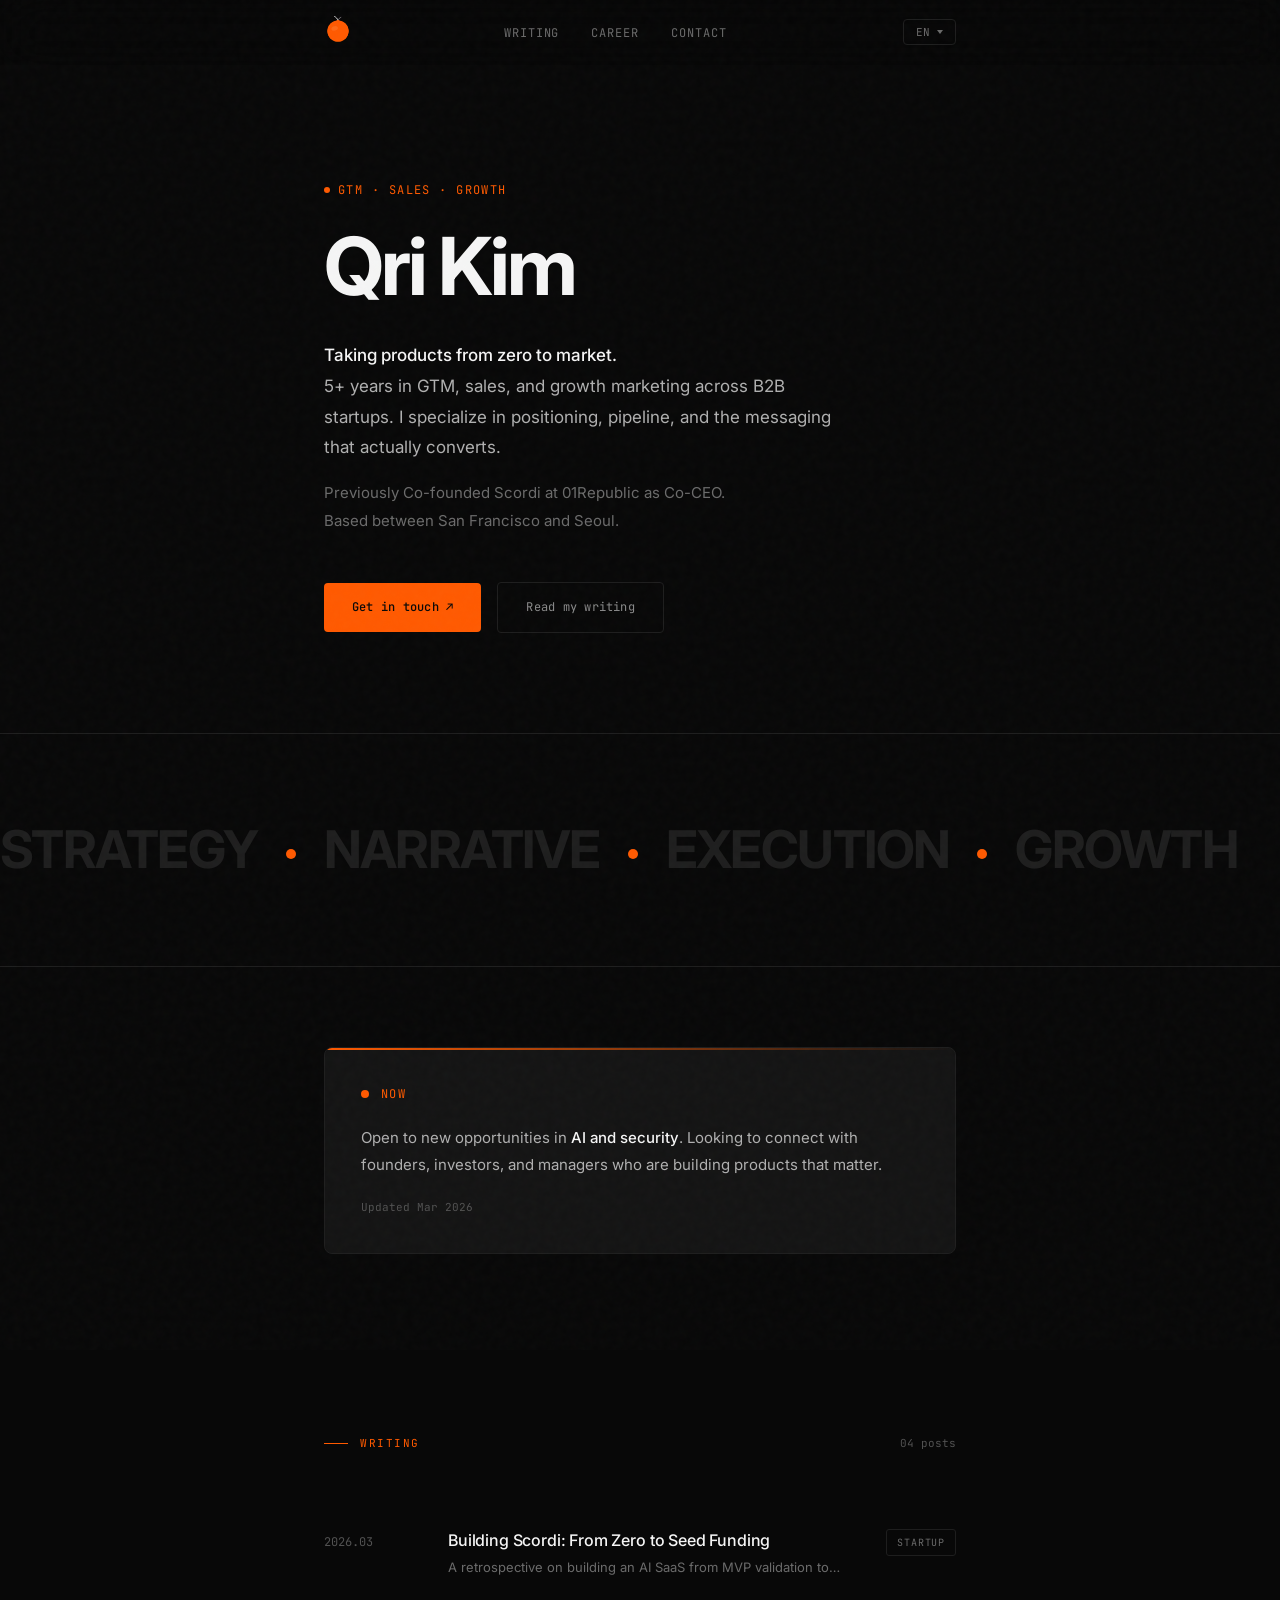
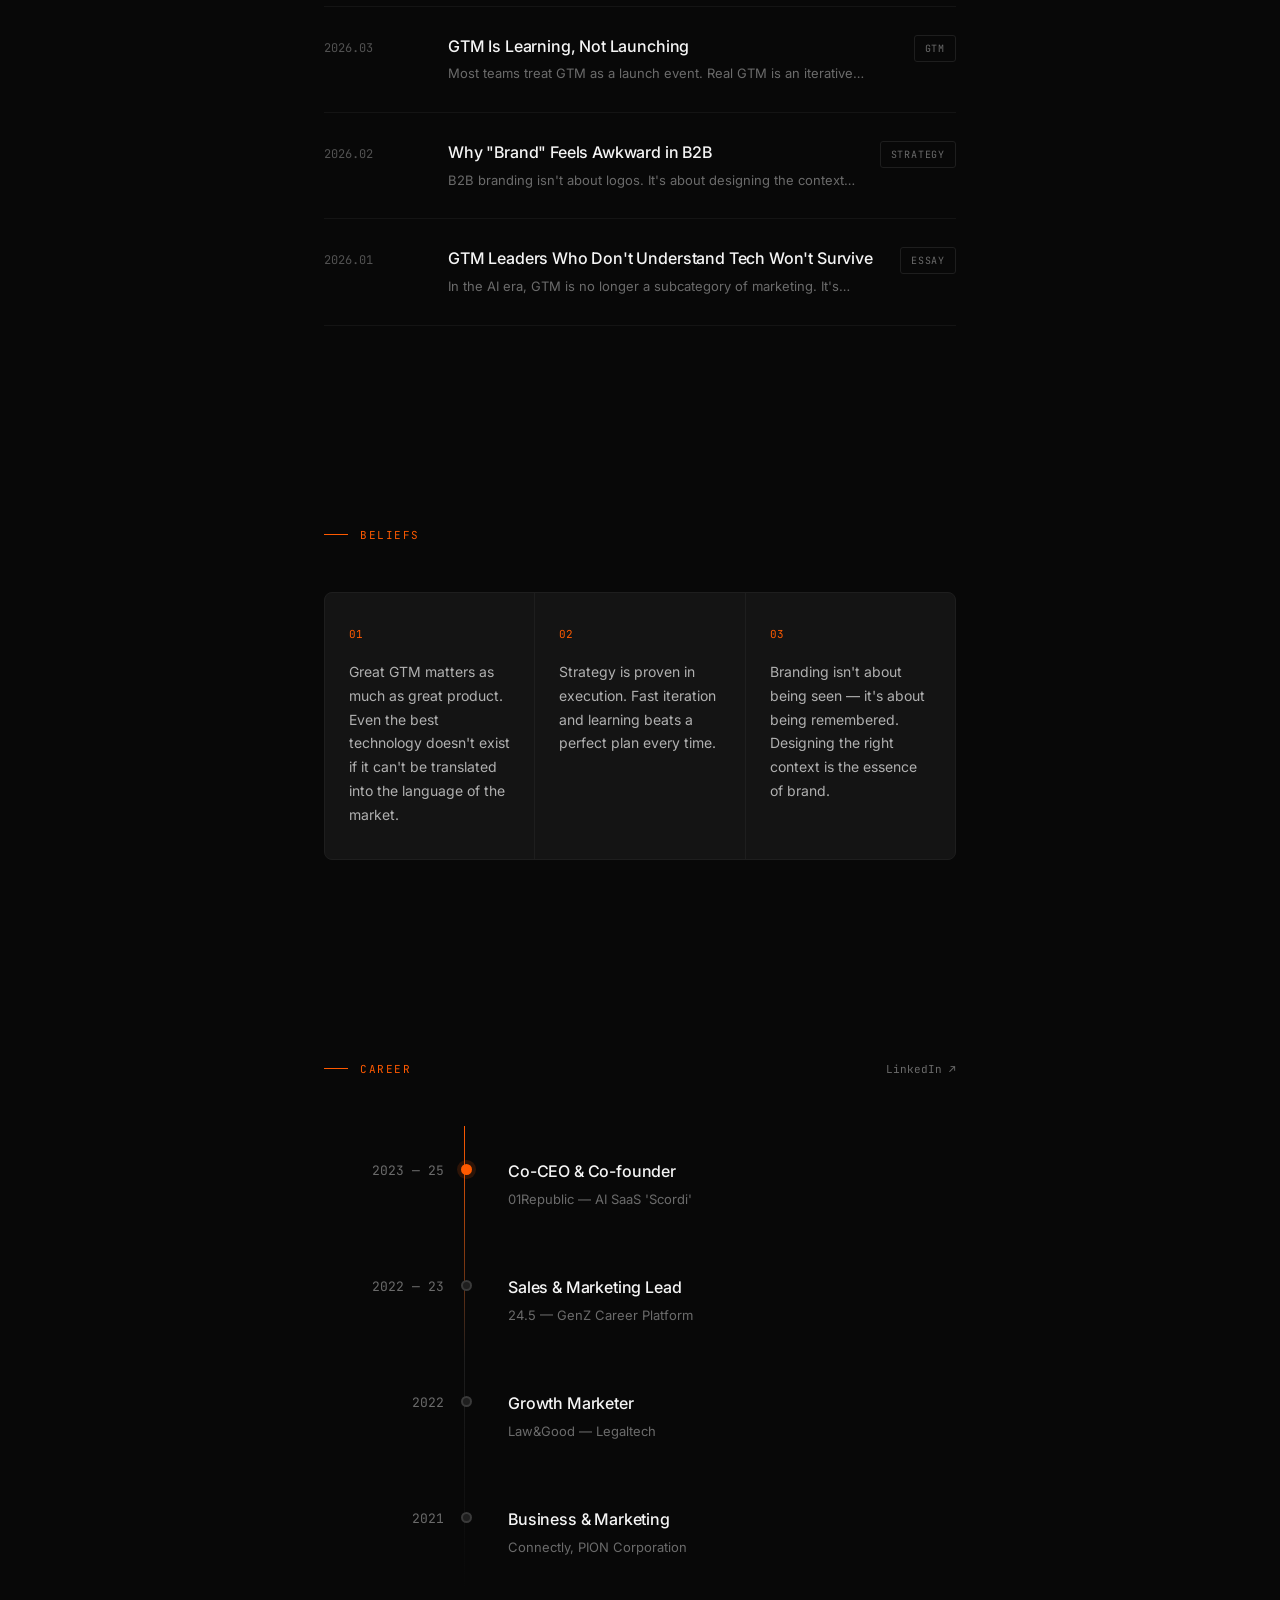
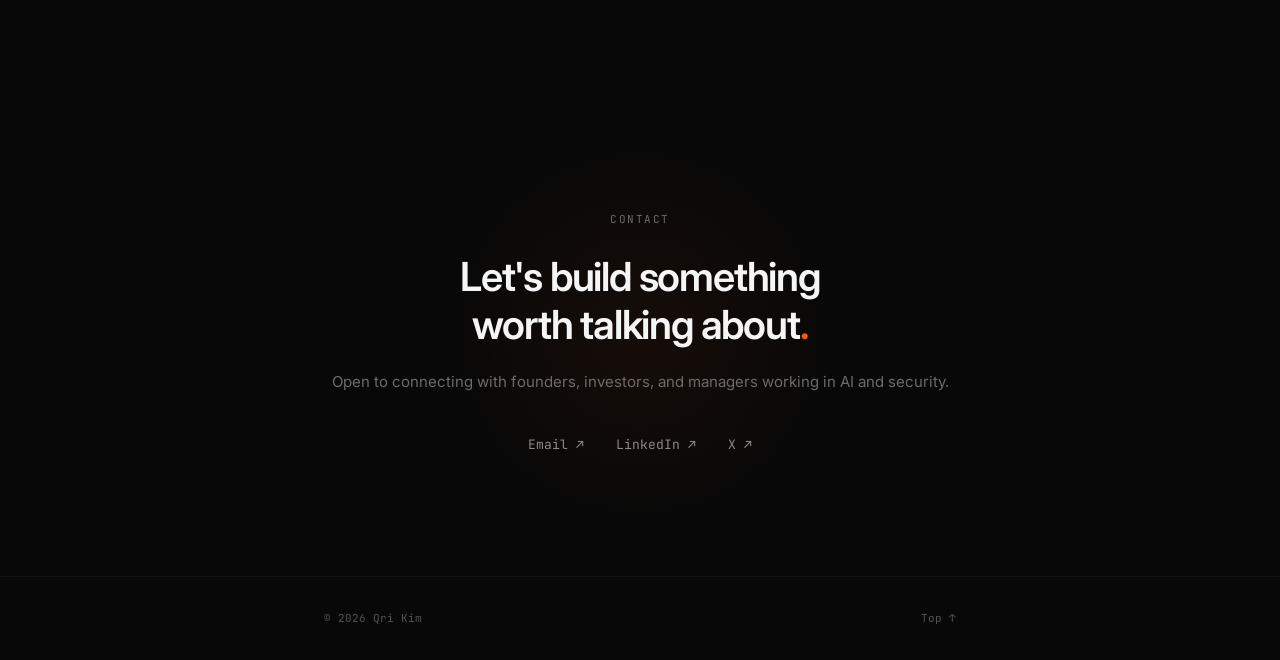
<file: index.html>
<!DOCTYPE html>
<html lang="en">
<head>
  <meta charset="UTF-8">
  <meta name="viewport" content="width=device-width, initial-scale=1.0">
  <title>Qri Kim — GTM, Sales & Growth</title>
  <meta name="description" content="Qri Kim — 5+ years in GTM, sales, and growth marketing across B2B startups. Based between San Francisco and Seoul.">

  <meta property="og:type" content="website">
  <meta property="og:title" content="Qri Kim — GTM, Sales & Growth">
  <meta property="og:description" content="Taking products from zero to market. Positioning, pipeline, and the messaging that actually converts.">
  <meta property="og:url" content="https://qrikim.com">
  <meta property="og:site_name" content="Qri Kim">

  <meta name="twitter:card" content="summary_large_image">
  <meta name="twitter:site" content="@gyurinsight">
  <meta name="twitter:title" content="Qri Kim — GTM, Sales & Growth">
  <meta name="twitter:description" content="Taking products from zero to market.">

  <link rel="canonical" href="https://qrikim.com">

  <script type="application/ld+json">
  {
    "@context": "https://schema.org",
    "@type": "Person",
    "name": "Qri Kim",
    "alternateName": "Gyuri Kim",
    "url": "https://qrikim.com",
    "jobTitle": "Head of GTM",
    "description": "5+ years in GTM, sales, and growth marketing across B2B startups.",
    "sameAs": [
      "https://www.linkedin.com/in/qri-gyuri-kim/",
      "https://x.com/gyurinsight"
    ],
    "knowsAbout": ["GTM", "Sales", "Growth Marketing", "B2B SaaS", "AI"]
  }
  </script>
  <link rel="preconnect" href="https://fonts.googleapis.com">
  <link rel="preconnect" href="https://fonts.gstatic.com" crossorigin>
  <link href="https://fonts.googleapis.com/css2?family=Inter:wght@300;400;500;600;700&family=JetBrains+Mono:wght@400;500&display=swap" rel="stylesheet">
  <link rel="stylesheet" href="style.css">
</head>
<body>

  <div class="scroll-progress" id="scrollProgress"></div>
  <div class="grain"></div>

  <nav id="nav">
    <div class="container">
      <a href="./" class="nav-logo" aria-label="Home">
        <svg width="28" height="28" viewBox="0 0 100 100" fill="none" xmlns="http://www.w3.org/2000/svg"><circle cx="50" cy="54" r="38" fill="#FF5A00"/><ellipse cx="50" cy="54" rx="38" ry="36" fill="#FF5A00"/><ellipse cx="38" cy="44" rx="12" ry="8" fill="#FF7A2E" opacity="0.5" transform="rotate(-15 38 44)"/><path d="M50 16 C48 8, 42 4, 38 2" stroke="#f5f5f5" stroke-width="3" stroke-linecap="round" fill="none"/><path d="M50 16 C52 10, 56 6, 60 5" stroke="#f5f5f5" stroke-width="2.5" stroke-linecap="round" fill="none" opacity="0.6"/><ellipse cx="50" cy="18" rx="6" ry="4" fill="#FF5A00"/></svg>
      </a>
      <ul class="nav-links">
        <li><a href="writing.html">Writing</a></li>
        <li><a href="career.html">Career</a></li>
        <li><a href="contact.html">Contact</a></li>
      </ul>
      <div class="lang-selector">
        <button class="lang-current">EN </button>
        <div class="lang-dropdown">
          <button class="lang-option active" data-lang="en">EN<span class="lang-name">English</span></button>
          <button class="lang-option" data-lang="ko">KO<span class="lang-name">한국어</span></button>
          <button class="lang-option" data-lang="ja">JA<span class="lang-name">日本語</span></button>
          <button class="lang-option" data-lang="zh">ZH<span class="lang-name">中文</span></button>
        </div>
      </div>
      <button class="nav-mobile-toggle" id="mobileToggle" aria-label="Menu">
        <span></span><span></span>
      </button>
    </div>
  </nav>

  <div class="mobile-menu" id="mobileMenu">
    <ul>
      <li><a href="writing.html">Writing</a></li>
      <li><a href="career.html">Career</a></li>
      <li><a href="contact.html">Contact</a></li>
    </ul>
  </div>

  <!-- Hero -->
  <section class="hero">
    <div class="container">
      <div class="reveal">
        <span class="hero-label"><span class="status-dot"></span>GTM &middot; Sales &middot; Growth</span>
        <h1 class="hero-name">Qri Kim</h1>
      </div>
      <p class="hero-bio-en reveal reveal-delay-1">
        <span class="en"><strong>Taking products from zero to market.</strong><br>5+ years in GTM, sales, and growth marketing across B2B startups. I specialize in positioning, pipeline, and the messaging that actually converts.</span>
        <span class="ko"><strong>제품을 시장에 안착시키는 일을 합니다.</strong><br>B2B 스타트업에서 5년 이상 GTM, 세일즈, 그로스 마케팅을 해왔습니다. 포지셔닝, 파이프라인, 그리고 실제로 전환되는 메시징을 설계합니다.</span>
        <span class="ja"><strong>プロダクトをゼロから市場へ届ける。</strong><br>B2Bスタートアップで5年以上、GTM・セールス・グロースマーケティングに携わってきました。ポジショニング、パイプライン、そして実際にコンバージョンするメッセージングを設計します。</span>
        <span class="zh"><strong>将产品从零带入市场。</strong><br>在B2B初创企业拥有5年以上GTM、销售和增长营销经验。专注于定位、销售管线和真正带来转化的信息设计。</span>
      </p>
      <p class="hero-bio-ko reveal reveal-delay-2">
        <span class="en">Previously Co-founded Scordi at 01Republic as Co-CEO.<br>Based between San Francisco and Seoul.</span>
        <span class="ko">제로원리퍼블릭에서 Co-CEO로 스코디를 공동 창업했습니다.<br>샌프란시스코와 서울을 오갑니다.</span>
        <span class="ja">01RepublicでCo-CEOとしてScordiを共同創業。<br>サンフランシスコとソウルを拠点に活動中。</span>
        <span class="zh">曾在01Republic担任联合CEO，共同创立Scordi。<br>活动于旧金山与首尔之间。</span>
      </p>
      <div class="hero-cta reveal reveal-delay-3">
        <a href="mailto:qrikimhq@gmail.com" class="btn-primary">Get in touch &nearr;</a>
        <a href="writing.html" class="btn-ghost"><span class="en">Read my writing</span><span class="ko">글 읽기</span><span class="ja">記事を読む</span><span class="zh">阅读文章</span></a>
      </div>
    </div>
  </section>

  <!-- Marquee -->
  <div class="statement">
    <div class="marquee-track">
      <span>Strategy<span class="dot"></span>Narrative<span class="dot"></span>Execution<span class="dot"></span>Growth</span>
      <span>Strategy<span class="dot"></span>Narrative<span class="dot"></span>Execution<span class="dot"></span>Growth</span>
    </div>
  </div>

  <!-- Now -->
  <section class="now-section">
    <div class="container">
      <div class="now-card reveal">
        <div class="now-header">
          <div class="now-dot"></div>
          <span class="now-label">Now</span>
        </div>
        <p class="now-text">
          <span class="en">Open to new opportunities in <strong>AI and security</strong>. Looking to connect with founders, investors, and managers who are building products that matter.</span>
          <span class="ko"><strong>AI와 보안</strong> 분야의 새로운 기회를 찾고 있습니다. 의미 있는 제품을 만드는 파운더, 투자자, 매니저와 연결되고 싶습니다.</span>
          <span class="ja"><strong>AIとセキュリティ</strong>分野での新しい機会を探しています。意義あるプロダクトを作るファウンダー、投資家、マネージャーとの繋がりを歓迎します。</span>
          <span class="zh">正在寻找<strong>AI和安全</strong>领域的新机会。期待与正在构建有价值产品的创始人、投资者和管理者建立联系。</span>
        </p>
        <p class="now-updated">Updated Mar 2026</p>
      </div>
    </div>
  </section>

  <!-- Writing -->
  <section class="section" id="writing">
    <div class="container">
      <div class="section-header reveal">
        <span class="section-label"><span class="line"></span> Writing</span>
        <span class="section-count">04 posts</span>
      </div>
      <div class="post-list stagger-children">
        <a class="post-item reveal" href="posts/building-scodi-from-zero.html">
          <span class="post-date">2026.03</span>
          <div class="post-content">
            <h3 class="post-title"><span class="en">Building Scordi: From Zero to Seed Funding</span><span class="ko">스코디를 만들며 배운 것들 — 0에서 시드 투자까지</span><span class="ja">Scordiの構築：ゼロからシード資金調達まで</span><span class="zh">构建Scordi：从零到种子轮融资</span></h3>
            <p class="post-excerpt"><span class="en">A retrospective on building an AI SaaS from MVP validation to seed investment.</span><span class="ko">MVP 검증부터 시드 투자 유치까지, AI SaaS '스코디'를 만들어온 창업 여정 회고.</span><span class="ja">MVP検証からシード投資まで、AI SaaSの創業を振り返る。</span><span class="zh">从MVP验证到种子轮融资，回顾AI SaaS创业之旅。</span></p>
          </div>
          <span class="post-tag">Startup</span>
        </a>
        <a class="post-item reveal" href="posts/gtm-is-learning-not-launching.html">
          <span class="post-date">2026.03</span>
          <div class="post-content">
            <h3 class="post-title"><span class="en">GTM Is Learning, Not Launching</span><span class="ko">GTM은 런칭이 아니라 러닝이다</span><span class="ja">GTMはローンチではなくラーニングだ</span><span class="zh">GTM是学习，不是发布</span></h3>
            <p class="post-excerpt"><span class="en">Most teams treat GTM as a launch event. Real GTM is an iterative process of learning from the market.</span><span class="ko">대부분의 팀이 GTM을 '런칭 이벤트'로 생각하지만, 진짜 GTM은 시장에서 배우는 반복적 과정에 가깝다.</span><span class="ja">多くのチームはGTMをローンチイベントと捉えるが、本当のGTMは市場から学ぶ反復プロセスだ。</span><span class="zh">大多数团队将GTM视为发布事件，但真正的GTM是从市场中迭代学习的过程。</span></p>
          </div>
          <span class="post-tag">GTM</span>
        </a>
        <a class="post-item reveal" href="posts/why-brand-feels-awkward-in-b2b.html">
          <span class="post-date">2026.02</span>
          <div class="post-content">
            <h3 class="post-title"><span class="en">Why "Brand" Feels Awkward in B2B</span><span class="ko">B2B에서 '브랜드'라는 말이 불편한 이유</span><span class="ja">B2Bで「ブランド」という言葉が居心地悪い理由</span><span class="zh">为什么"品牌"在B2B中让人不自在</span></h3>
            <p class="post-excerpt"><span class="en">B2B branding isn't about logos. It's about designing the context in which customers remember you.</span><span class="ko">B2B 브랜딩은 로고가 아니라, 고객이 우리를 떠올리는 맥락을 설계하는 일이다.</span><span class="ja">B2Bブランディングはロゴではなく、顧客があなたを思い出す文脈を設計することだ。</span><span class="zh">B2B品牌建设不是关于logo，而是设计客户记住你的场景。</span></p>
          </div>
          <span class="post-tag">Strategy</span>
        </a>
        <a class="post-item reveal" href="posts/gtm-leaders-must-understand-tech.html">
          <span class="post-date">2026.01</span>
          <div class="post-content">
            <h3 class="post-title"><span class="en">GTM Leaders Who Don't Understand Tech Won't Survive</span><span class="ko">기술을 모르는 GTM 리더는 살아남을 수 없다</span><span class="ja">テクノロジーを理解しないGTMリーダーは生き残れない</span><span class="zh">不懂技术的GTM领导者将无法生存</span></h3>
            <p class="post-excerpt"><span class="en">In the AI era, GTM is no longer a subcategory of marketing. It's evolving into a role that reads both product and market.</span><span class="ko">AI 시대에 GTM은 더 이상 마케팅의 하위 카테고리가 아니다. 제품과 시장을 동시에 읽는 역할로 진화하고 있다.</span><span class="ja">AI時代、GTMはもはやマーケティングの一部門ではない。プロダクトと市場の両方を読み解く役割へと進化している。</span><span class="zh">在AI时代，GTM不再是营销的子类别，而是正在演变为同时解读产品和市场的角色。</span></p>
          </div>
          <span class="post-tag">Essay</span>
        </a>
      </div>
    </div>
  </section>

  <!-- Beliefs -->
  <section class="beliefs">
    <div class="container">
      <div class="section-header reveal">
        <span class="section-label"><span class="line"></span> Beliefs</span>
      </div>
      <div class="belief-grid reveal">
        <div class="belief-item">
          <span class="belief-number">01</span>
          <p class="belief-text"><span class="en">Great GTM matters as much as great product. Even the best technology doesn't exist if it can't be translated into the language of the market.</span><span class="ko">좋은 GTM은 좋은 제품만큼 중요하다. 아무리 뛰어난 기술도 시장의 언어로 번역되지 않으면 존재하지 않는 것과 같다.</span><span class="ja">優れたGTMは優れたプロダクトと同じくらい重要だ。どんなに優れた技術も、市場の言葉に翻訳できなければ存在しないに等しい。</span><span class="zh">优秀的GTM与优秀的产品同样重要。即使是最好的技术，如果无法转化为市场的语言，也等于不存在。</span></p>
        </div>
        <div class="belief-item">
          <span class="belief-number">02</span>
          <p class="belief-text"><span class="en">Strategy is proven in execution. Fast iteration and learning beats a perfect plan every time.</span><span class="ko">전략은 실행에서 증명된다. 완벽한 계획보다 빠른 실행과 학습의 반복이 시장에서 이긴다.</span><span class="ja">戦略は実行で証明される。素早い反復と学習が、完璧な計画に常に勝つ。</span><span class="zh">战略在执行中得到验证。快速迭代和学习总是胜过完美计划。</span></p>
        </div>
        <div class="belief-item">
          <span class="belief-number">03</span>
          <p class="belief-text"><span class="en">Branding isn't about being seen — it's about being remembered. Designing the right context is the essence of brand.</span><span class="ko">브랜딩은 보여주는 게 아니라 기억되는 것이다. 기억에 남는 맥락을 설계하는 것이 브랜드의 본질이다.</span><span class="ja">ブランディングは見せることではなく、記憶されること。正しい文脈を設計することがブランドの本質だ。</span><span class="zh">品牌不是关于被看见，而是关于被记住。设计正确的场景是品牌的本质。</span></p>
        </div>
      </div>
    </div>
  </section>

  <!-- Career -->
  <section class="section" id="career">
    <div class="container">
      <div class="section-header reveal">
        <span class="section-label"><span class="line"></span> Career</span>
        <a href="https://www.linkedin.com/in/qri-gyuri-kim/" target="_blank" class="section-link">LinkedIn &nearr;</a>
      </div>
      <div class="career-timeline stagger-children">
        <div class="career-item reveal">
          <span class="career-year">2023 — 25</span>
          <div class="career-details">
            <div class="career-role">Co-CEO & Co-founder</div>
            <div class="career-company"><span class="en">01Republic — AI SaaS 'Scordi'</span><span class="ko">제로원리퍼블릭 — AI SaaS '스코디'</span><span class="ja">01Republic — AI SaaS 'Scordi'</span><span class="zh">01Republic — AI SaaS 'Scordi'</span></div>
          </div>
        </div>
        <div class="career-item reveal">
          <span class="career-year">2022 — 23</span>
          <div class="career-details">
            <div class="career-role">Sales & Marketing Lead</div>
            <div class="career-company"><span class="en">24.5 — GenZ Career Platform</span><span class="ko">이십사점오 — GenZ 커리어 플랫폼 '슥삭'</span><span class="ja">24.5 — GenZキャリアプラットフォーム</span><span class="zh">24.5 — GenZ职业平台</span></div>
          </div>
        </div>
        <div class="career-item reveal">
          <span class="career-year">2022</span>
          <div class="career-details">
            <div class="career-role">Growth Marketer</div>
            <div class="career-company"><span class="en">Law&Good — Legaltech</span><span class="ko">로앤굿 — 리걸테크</span><span class="ja">Law&Good — リーガルテック</span><span class="zh">Law&Good — 法律科技</span></div>
          </div>
        </div>
        <div class="career-item reveal">
          <span class="career-year">2021</span>
          <div class="career-details">
            <div class="career-role">Business & Marketing</div>
            <div class="career-company"><span class="en">Connectly, PION Corporation</span><span class="ko">커넥틀리, 파이온코퍼레이션</span><span class="ja">Connectly, PION Corporation</span><span class="zh">Connectly, PION Corporation</span></div>
          </div>
        </div>
      </div>
    </div>
  </section>

  <!-- CTA -->
  <section class="cta-section" id="contact">
    <div class="container">
      <p class="cta-label reveal">Contact</p>
      <h2 class="cta-heading reveal reveal-delay-1">Let's build something<br>worth talking about<span style="color:var(--orange)">.</span></h2>
      <p class="cta-sub reveal reveal-delay-2"><span class="en">Open to connecting with founders, investors, and managers working in AI and security.</span><span class="ko">AI와 보안 분야에서 일하는 파운더, 투자자, 매니저와의 연결을 환영합니다.</span><span class="ja">AIとセキュリティ分野で活躍するファウンダー、投資家、マネージャーとの繋がりを歓迎します。</span><span class="zh">欢迎与AI和安全领域的创始人、投资者和管理者建立联系。</span></p>
      <div class="cta-links reveal reveal-delay-3">
        <a href="mailto:qrikimhq@gmail.com" class="cta-link">Email &nearr;</a>
        <a href="https://www.linkedin.com/in/qri-gyuri-kim/" target="_blank" class="cta-link">LinkedIn &nearr;</a>
        <a href="https://x.com/gyurinsight" target="_blank" class="cta-link">X &nearr;</a>
      </div>
    </div>
  </section>

  <footer>
    <div class="container">
      <div class="footer-inner">
        <span class="footer-copy">&copy; 2026 Qri Kim</span>
        <div class="footer-links">
          <a href="#">Top &uarr;</a>
        </div>
      </div>
    </div>
  </footer>

  <script src="main.js"></script>
</body>
</html>
</file>
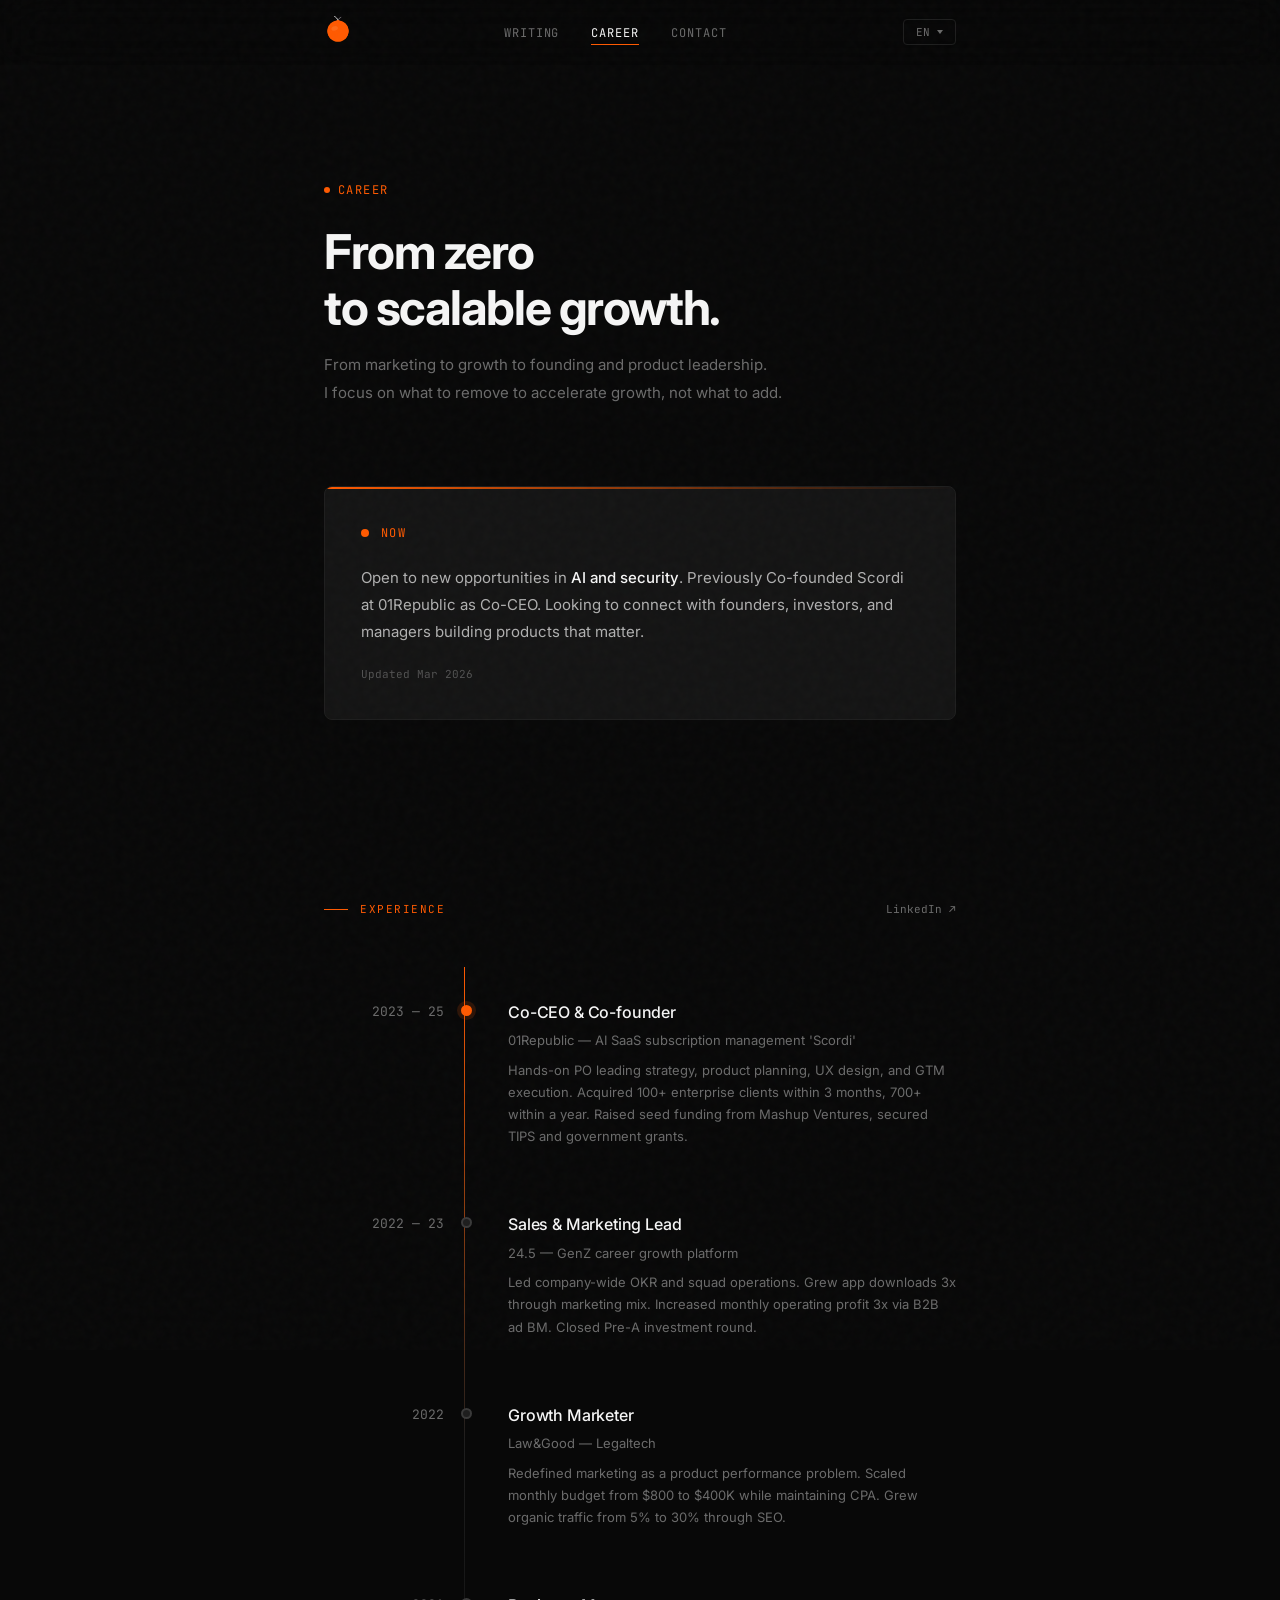
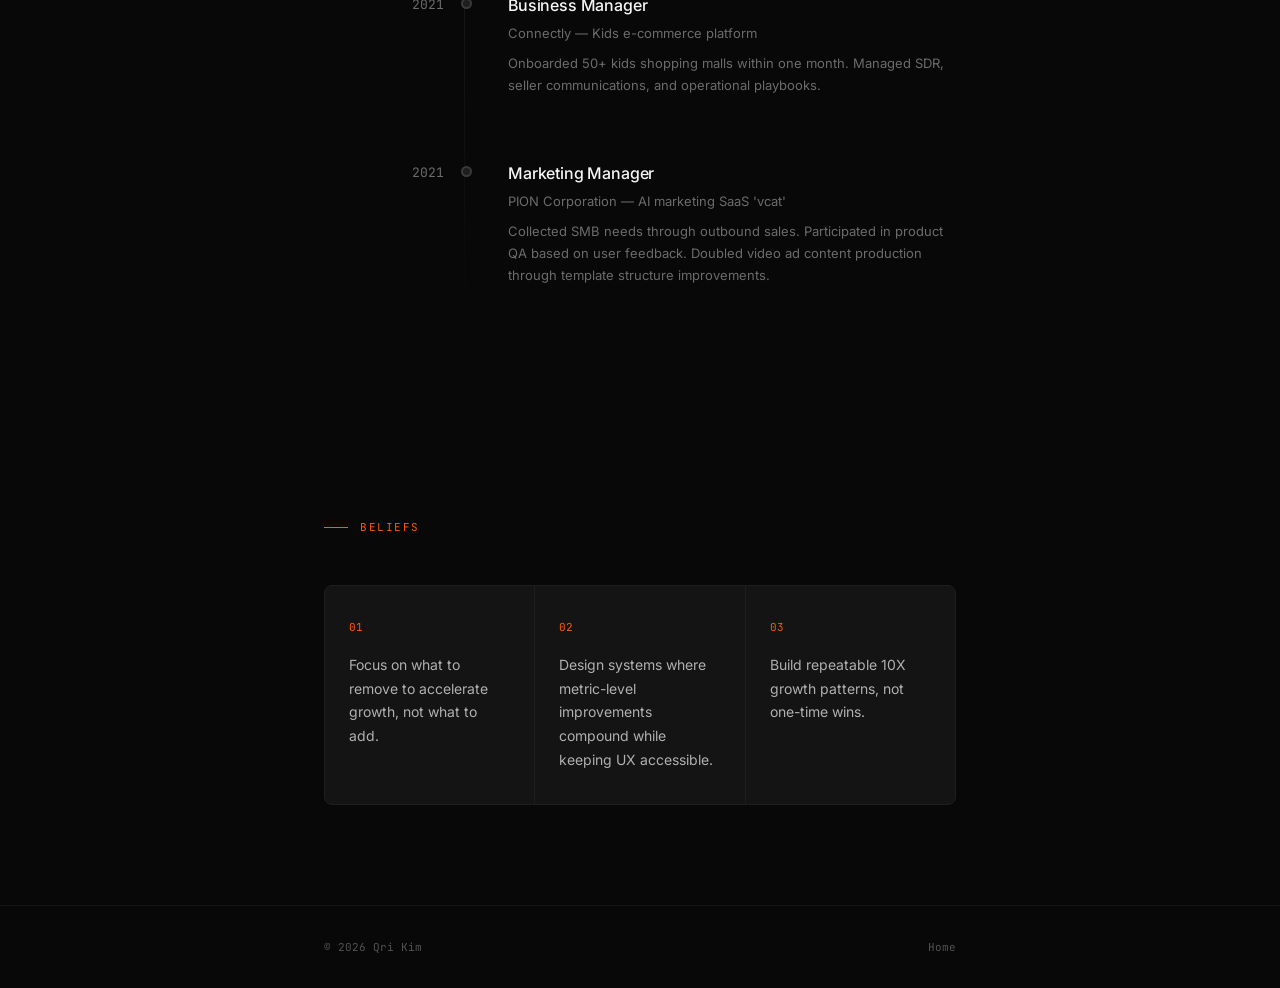
<file: career.html>
<!DOCTYPE html>
<html lang="en">
<head>
  <meta charset="UTF-8">
  <meta name="viewport" content="width=device-width, initial-scale=1.0">
  <title>Career — Qri Kim</title>
  <meta name="description" content="Qri Kim's career journey. 5+ years in GTM, sales, and growth marketing across B2B startups.">

  <meta property="og:type" content="website">
  <meta property="og:title" content="Career — Qri Kim">
  <meta property="og:description" content="5+ years in GTM, sales, and growth marketing across B2B startups.">
  <meta property="og:url" content="https://qrikim.com/career">
  <meta property="og:site_name" content="Qri Kim">
  <meta name="twitter:card" content="summary">
  <meta name="twitter:site" content="@gyurinsight">
  <meta name="twitter:title" content="Career — Qri Kim">
  <meta name="twitter:description" content="5+ years in GTM, sales, and growth marketing across B2B startups.">

  <link rel="canonical" href="https://qrikim.com/career">
  <link rel="preconnect" href="https://fonts.googleapis.com">
  <link rel="preconnect" href="https://fonts.gstatic.com" crossorigin>
  <link href="https://fonts.googleapis.com/css2?family=Inter:wght@300;400;500;600;700&family=JetBrains+Mono:wght@400;500&display=swap" rel="stylesheet">
  <link rel="stylesheet" href="style.css">
</head>
<body>

  <div class="scroll-progress" id="scrollProgress"></div>
  <div class="grain"></div>

  <nav id="nav">
    <div class="container">
      <a href="./" class="nav-logo" aria-label="Home">
        <svg width="28" height="28" viewBox="0 0 100 100" fill="none" xmlns="http://www.w3.org/2000/svg"><circle cx="50" cy="54" r="38" fill="#FF5A00"/><ellipse cx="50" cy="54" rx="38" ry="36" fill="#FF5A00"/><ellipse cx="38" cy="44" rx="12" ry="8" fill="#FF7A2E" opacity="0.5" transform="rotate(-15 38 44)"/><path d="M50 16 C48 8, 42 4, 38 2" stroke="#f5f5f5" stroke-width="3" stroke-linecap="round" fill="none"/><path d="M50 16 C52 10, 56 6, 60 5" stroke="#f5f5f5" stroke-width="2.5" stroke-linecap="round" fill="none" opacity="0.6"/><ellipse cx="50" cy="18" rx="6" ry="4" fill="#FF5A00"/></svg>
      </a>
      <ul class="nav-links">
        <li><a href="writing.html">Writing</a></li>
        <li><a href="career.html" class="active">Career</a></li>
        <li><a href="contact.html">Contact</a></li>
      </ul>
      <div class="lang-selector">
        <button class="lang-current">EN </button>
        <div class="lang-dropdown">
          <button class="lang-option active" data-lang="en">EN<span class="lang-name">English</span></button>
          <button class="lang-option" data-lang="ko">KO<span class="lang-name">한국어</span></button>
          <button class="lang-option" data-lang="ja">JA<span class="lang-name">日本語</span></button>
          <button class="lang-option" data-lang="zh">ZH<span class="lang-name">中文</span></button>
        </div>
      </div>
      <button class="nav-mobile-toggle" id="mobileToggle" aria-label="Menu">
        <span></span><span></span>
      </button>
    </div>
  </nav>

  <div class="mobile-menu" id="mobileMenu">
    <ul>
      <li><a href="writing.html">Writing</a></li>
      <li><a href="career.html">Career</a></li>
      <li><a href="contact.html">Contact</a></li>
    </ul>
  </div>

  <main class="hero" style="padding-bottom: 0;">
    <div class="container">
      <div class="reveal">
        <span class="hero-label"><span class="status-dot"></span>Career</span>
        <h1 class="sub-page-title"><span class="en">From zero<br>to scalable growth.</span><span class="ko">제로에서 확장 가능한 성장까지.</span><span class="ja">ゼロからスケーラブルな成長へ。</span><span class="zh">从零到可扩展增长。</span></h1>
        <p class="hero-bio-ko" style="margin-top: 16px;">
          <span class="en">From marketing to growth to founding and product leadership.<br>
          I focus on what to remove to accelerate growth, not what to add.</span><span class="ko">마케팅에서 시작해, 그로스를 거쳐 창업과 제품 리더십까지.<br>무엇을 더할지보다 무엇을 제거해야 성장이 가속되는지를 먼저 고민합니다.</span><span class="ja">マーケティングからグロース、そして創業とプロダクトリーダーシップへ。何を追加するかより、何を取り除けば成長が加速するかを先に考えます。</span><span class="zh">从营销到增长，再到创业和产品领导力。比起增加什么，我更先思考去掉什么才能加速增长。</span>
        </p>
      </div>
    </div>
  </main>

  <!-- Now -->
  <section class="now-section">
    <div class="container">
      <div class="now-card reveal">
        <div class="now-header">
          <div class="now-dot"></div>
          <span class="now-label">Now</span>
        </div>
        <p class="now-text">
          <span class="en">Open to new opportunities in <strong>AI and security</strong>.
          Previously Co-founded Scordi at 01Republic as Co-CEO.
          Looking to connect with founders, investors, and managers building products that matter.</span><span class="ko">AI와 보안 분야의 새로운 기회를 찾고 있습니다. 제로원리퍼블릭에서 Co-CEO로 스코디를 공동 창업했습니다. 의미 있는 제품을 만드는 파운더, 투자자, 매니저와 연결되고 싶습니다.</span><span class="ja">AIとセキュリティ分野での新しい機会を探しています。01RepublicでCo-CEOとしてScordiを共同創業しました。意義あるプロダクトを作るファウンダー、投資家、マネージャーとの繋がりを歓迎します。</span><span class="zh">正在寻找AI和安全领域的新机会。曾在01Republic担任联合CEO，共同创立Scordi。期待与构建有价值产品的创始人、投资者和管理者建立联系。</span>
        </p>
        <p class="now-updated">Updated Mar 2026</p>
      </div>
    </div>
  </section>

  <!-- Timeline -->
  <section class="section">
    <div class="container">
      <div class="section-header reveal">
        <span class="section-label"><span class="line"></span> Experience</span>
        <a href="https://www.linkedin.com/in/qri-gyuri-kim/" target="_blank" class="section-link">LinkedIn &nearr;</a>
      </div>
      <div class="career-timeline stagger-children">
        <div class="career-item reveal">
          <span class="career-year">2023 — 25</span>
          <div class="career-details">
            <div class="career-role">Co-CEO & Co-founder</div>
            <div class="career-company"><span class="en">01Republic — AI SaaS subscription management 'Scordi'</span><span class="ko">제로원리퍼블릭 — AI SaaS 구독 관리 '스코디'</span><span class="ja">01Republic — AI SaaSサブスクリプション管理 'Scordi'</span><span class="zh">01Republic — AI SaaS订阅管理 'Scordi'</span></div>
            <p class="career-desc"><span class="en">Hands-on PO leading strategy, product planning, UX design, and GTM execution. Acquired 100+ enterprise clients within 3 months, 700+ within a year. Raised seed funding from Mashup Ventures, secured TIPS and government grants.</span><span class="ko">공동대표로서 전략, 제품 기획, UX, GTM을 직접 실행. 3개월 내 100+, 1년 내 700+ 기업 고객 유치. 매쉬업벤처스 시드 투자 유치.</span><span class="ja">共同代表として戦略、プロダクト企画、UXデザイン、GTMを直接実行するハンズオンPO。3ヶ月で100+、1年で700+の企業顧客を獲得。Mashup Venturesからシード投資を調達。</span><span class="zh">作为联合CEO，亲自执行战略、产品规划、UX设计和GTM的实战型PO。3个月内获取100+企业客户，1年内超过700+。获得Mashup Ventures种子轮融资。</span></p>
          </div>
        </div>
        <div class="career-item reveal">
          <span class="career-year">2022 — 23</span>
          <div class="career-details">
            <div class="career-role">Sales & Marketing Lead</div>
            <div class="career-company"><span class="en">24.5 — GenZ career growth platform</span><span class="ko">이십사점오 — GenZ 커리어 성장 플랫폼</span><span class="ja">24.5 — GenZキャリア成長プラットフォーム</span><span class="zh">24.5 — GenZ职业成长平台</span></div>
            <p class="career-desc"><span class="en">Led company-wide OKR and squad operations. Grew app downloads 3x through marketing mix. Increased monthly operating profit 3x via B2B ad BM. Closed Pre-A investment round.</span><span class="ko">전사 OKR 및 스쿼드 운영. 마케팅 믹스로 앱 다운로드 3배 성장, B2B 광고 BM으로 월 영업이익 3배 증가. Pre-A 투자 유치 클로징.</span><span class="ja">全社OKRとスクワッド運営をリード。マーケティングミックスでアプリDL3倍成長、B2B広告BMで月間営業利益3倍増加。Pre-A投資ラウンドをクローズ。</span><span class="zh">领导全公司OKR和小组运营。通过营销组合实现应用下载3倍增长，B2B广告BM月度营业利润增长3倍。完成Pre-A轮融资。</span></p>
          </div>
        </div>
        <div class="career-item reveal">
          <span class="career-year">2022</span>
          <div class="career-details">
            <div class="career-role">Growth Marketer</div>
            <div class="career-company"><span class="en">Law&Good — Legaltech</span><span class="ko">로앤굿 — 리걸테크</span><span class="ja">Law&Good — リーガルテック</span><span class="zh">Law&Good — 法律科技</span></div>
            <p class="career-desc"><span class="en">Redefined marketing as a product performance problem. Scaled monthly budget from $800 to $400K while maintaining CPA. Grew organic traffic from 5% to 30% through SEO.</span><span class="ko">마케팅을 제품 성과 문제로 재정의. 월 마케팅 비용 100만원→5억원 확장, CPA 유지. SEO 오가닉 유입 5%→30% 확대.</span><span class="ja">マーケティングをプロダクト成果の問題として再定義。月間マーケティング費用を$800から$400Kまで拡大しCPAを維持。SEOでオーガニック流入を5%から30%に拡大。</span><span class="zh">将营销重新定义为产品绩效问题。将月度营销预算从800美元扩展到40万美元，同时维持CPA。通过SEO将自然流量从5%提升至30%。</span></p>
          </div>
        </div>
        <div class="career-item reveal">
          <span class="career-year">2021</span>
          <div class="career-details">
            <div class="career-role">Business Manager</div>
            <div class="career-company"><span class="en">Connectly — Kids e-commerce platform</span><span class="ko">커넥틀리 — 유아동 이커머스 '찜콩'</span><span class="ja">Connectly — キッズECプラットフォーム</span><span class="zh">Connectly — 儿童电商平台</span></div>
            <p class="career-desc"><span class="en">Onboarded 50+ kids shopping malls within one month. Managed SDR, seller communications, and operational playbooks.</span><span class="ko">1달 내 50곳 이상 유아동 쇼핑몰 신규 입점 유치. SDR, 셀러 커뮤니케이션, 운영 정책 구축.</span><span class="ja">1ヶ月以内に50以上のキッズショッピングモールの新規入店を獲得。SDR、セラーコミュニケーション、運営プレイブックを構築。</span><span class="zh">一个月内引入50+儿童购物商城入驻。负责SDR、卖家沟通和运营手册建设。</span></p>
          </div>
        </div>
        <div class="career-item reveal">
          <span class="career-year">2021</span>
          <div class="career-details">
            <div class="career-role">Marketing Manager</div>
            <div class="career-company"><span class="en">PION Corporation — AI marketing SaaS 'vcat'</span><span class="ko">파이온코퍼레이션 — AI 마케팅 SaaS 'vcat'</span><span class="ja">PION Corporation — AIマーケティングSaaS 'vcat'</span><span class="zh">PION Corporation — AI营销SaaS 'vcat'</span></div>
            <p class="career-desc"><span class="en">Collected SMB needs through outbound sales. Participated in product QA based on user feedback. Doubled video ad content production through template structure improvements.</span><span class="ko">아웃바운드 세일즈로 SMB 니즈 수집. 제품 QA 참여. 템플릿 구조 개선으로 영상 광고 제작 수 2배 이상 증가.</span><span class="ja">アウトバウンドセールスでSMBのニーズを収集。ユーザーフィードバックに基づくプロダクトQAに参加。テンプレート構造改善で動画広告コンテンツ制作数を2倍以上に増加。</span><span class="zh">通过外呼销售收集中小企业需求。参与基于用户反馈的产品QA。通过模板结构改进，将视频广告内容制作数量提升2倍以上。</span></p>
          </div>
        </div>
      </div>
    </div>
  </section>

  <!-- Beliefs -->
  <section class="beliefs">
    <div class="container">
      <div class="section-header reveal">
        <span class="section-label"><span class="line"></span> Beliefs</span>
      </div>
      <div class="belief-grid reveal">
        <div class="belief-item">
          <span class="belief-number">01</span>
          <p class="belief-text"><span class="en">Focus on what to remove to accelerate growth, not what to add.</span><span class="ko">무엇을 더할지보다 무엇을 제거해야 성장이 가속되는지를 먼저 고민한다.</span><span class="ja">何を追加するかより、何を取り除けば成長が加速するかを先に考える。</span><span class="zh">比起增加什么，先思考去掉什么才能加速增长。</span></p>
        </div>
        <div class="belief-item">
          <span class="belief-number">02</span>
          <p class="belief-text"><span class="en">Design systems where metric-level improvements compound while keeping UX accessible.</span><span class="ko">사용자 경험의 대중성을 유지하면서도 지표 단위의 개선이 누적되는 구조를 설계한다.</span><span class="ja">ユーザー体験の大衆性を維持しながら、指標単位の改善が積み重なる構造を設計する。</span><span class="zh">在保持用户体验大众性的同时，设计指标层面改进可累积的结构。</span></p>
        </div>
        <div class="belief-item">
          <span class="belief-number">03</span>
          <p class="belief-text"><span class="en">Build repeatable 10X growth patterns, not one-time wins.</span><span class="ko">한 번의 성공이 아니라 반복 가능한 10X 성장 패턴을 만드는 데 집중한다.</span><span class="ja">一度の成功ではなく、再現可能な10X成長パターンを作ることに集中する。</span><span class="zh">专注于建立可重复的10倍增长模式，而非一次性的成功。</span></p>
        </div>
      </div>
    </div>
  </section>

  <footer>
    <div class="container">
      <div class="footer-inner">
        <span class="footer-copy">&copy; 2026 Qri Kim</span>
        <div class="footer-links">
          <a href="./">Home</a>
        </div>
      </div>
    </div>
  </footer>

  <script src="main.js"></script>
</body>
</html>
</file>
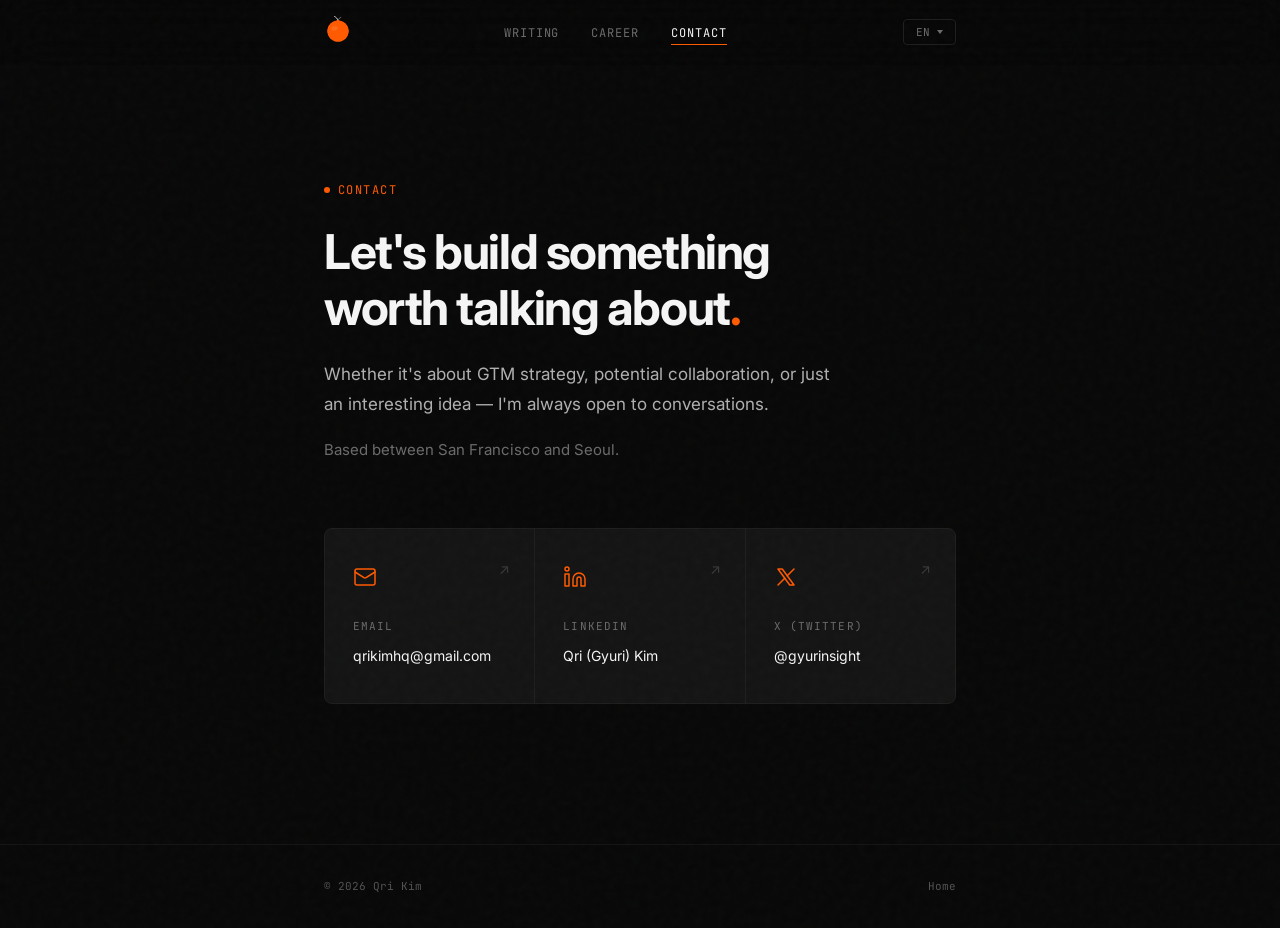
<file: contact.html>
<!DOCTYPE html>
<html lang="en">
<head>
  <meta charset="UTF-8">
  <meta name="viewport" content="width=device-width, initial-scale=1.0">
  <title>Contact — Qri Kim</title>
  <meta name="description" content="Get in touch with Qri Kim. Open to connecting with founders, investors, and managers in AI and security.">

  <meta property="og:type" content="website">
  <meta property="og:title" content="Contact — Qri Kim">
  <meta property="og:description" content="Open to connecting with founders, investors, and managers in AI and security.">
  <meta property="og:url" content="https://qrikim.com/contact">
  <meta property="og:site_name" content="Qri Kim">
  <meta name="twitter:card" content="summary">
  <meta name="twitter:site" content="@gyurinsight">
  <meta name="twitter:title" content="Contact — Qri Kim">
  <meta name="twitter:description" content="Open to connecting with founders, investors, and managers in AI and security.">

  <link rel="canonical" href="https://qrikim.com/contact">
  <link rel="preconnect" href="https://fonts.googleapis.com">
  <link rel="preconnect" href="https://fonts.gstatic.com" crossorigin>
  <link href="https://fonts.googleapis.com/css2?family=Inter:wght@300;400;500;600;700&family=JetBrains+Mono:wght@400;500&display=swap" rel="stylesheet">
  <link rel="stylesheet" href="style.css">
</head>
<body>

  <div class="scroll-progress" id="scrollProgress"></div>
  <div class="grain"></div>

  <nav id="nav">
    <div class="container">
      <a href="./" class="nav-logo" aria-label="Home">
        <svg width="28" height="28" viewBox="0 0 100 100" fill="none" xmlns="http://www.w3.org/2000/svg"><circle cx="50" cy="54" r="38" fill="#FF5A00"/><ellipse cx="50" cy="54" rx="38" ry="36" fill="#FF5A00"/><ellipse cx="38" cy="44" rx="12" ry="8" fill="#FF7A2E" opacity="0.5" transform="rotate(-15 38 44)"/><path d="M50 16 C48 8, 42 4, 38 2" stroke="#f5f5f5" stroke-width="3" stroke-linecap="round" fill="none"/><path d="M50 16 C52 10, 56 6, 60 5" stroke="#f5f5f5" stroke-width="2.5" stroke-linecap="round" fill="none" opacity="0.6"/><ellipse cx="50" cy="18" rx="6" ry="4" fill="#FF5A00"/></svg>
      </a>
      <ul class="nav-links">
        <li><a href="writing.html">Writing</a></li>
        <li><a href="career.html">Career</a></li>
        <li><a href="contact.html" class="active">Contact</a></li>
      </ul>
      <div class="lang-selector">
        <button class="lang-current">EN </button>
        <div class="lang-dropdown">
          <button class="lang-option active" data-lang="en">EN<span class="lang-name">English</span></button>
          <button class="lang-option" data-lang="ko">KO<span class="lang-name">한국어</span></button>
          <button class="lang-option" data-lang="ja">JA<span class="lang-name">日本語</span></button>
          <button class="lang-option" data-lang="zh">ZH<span class="lang-name">中文</span></button>
        </div>
      </div>
      <button class="nav-mobile-toggle" id="mobileToggle" aria-label="Menu">
        <span></span><span></span>
      </button>
    </div>
  </nav>

  <div class="mobile-menu" id="mobileMenu">
    <ul>
      <li><a href="writing.html">Writing</a></li>
      <li><a href="career.html">Career</a></li>
      <li><a href="contact.html">Contact</a></li>
    </ul>
  </div>

  <main class="contact-page">
    <div class="container">
      <div class="contact-hero reveal">
        <span class="hero-label"><span class="status-dot"></span>Contact</span>
        <h1 class="sub-page-title">Let's build something<br>worth talking about<span style="color:var(--orange)">.</span></h1>
        <p class="hero-bio-en" style="margin-top: 24px;">
          <span class="en">Whether it's about GTM strategy, potential collaboration, or just an interesting idea — I'm always open to conversations.</span>
          <span class="ko">GTM 전략, 협업 제안, 혹은 흥미로운 아이디어가 있다면 편하게 연락해 주세요.</span>
          <span class="ja">GTM戦略、コラボレーション、あるいは面白いアイデアがあれば、いつでもお気軽にご連絡ください。</span>
          <span class="zh">无论是关于GTM战略、潜在合作，还是有趣的想法——我始终欢迎交流。</span>
        </p>
        <p class="hero-bio-ko" style="margin-top: 12px;">
          <span class="en">Based between San Francisco and Seoul.</span>
          <span class="ko">샌프란시스코와 서울을 오갑니다.</span>
          <span class="ja">サンフランシスコとソウルを拠点に活動中。</span>
          <span class="zh">活动于旧金山与首尔之间。</span>
        </p>
      </div>

      <div class="contact-grid reveal reveal-delay-1">
        <a href="mailto:qrikimhq@gmail.com" class="contact-card">
          <div class="contact-card-icon">
            <svg width="24" height="24" viewBox="0 0 24 24" fill="none" stroke="currentColor" stroke-width="1.5" stroke-linecap="round" stroke-linejoin="round"><rect x="2" y="4" width="20" height="16" rx="2"/><path d="m22 7-8.97 5.7a1.94 1.94 0 0 1-2.06 0L2 7"/></svg>
          </div>
          <div class="contact-card-label">Email</div>
          <div class="contact-card-value">qrikimhq@gmail.com</div>
          <span class="contact-card-arrow">&nearr;</span>
        </a>
        <a href="https://www.linkedin.com/in/qri-gyuri-kim/" target="_blank" class="contact-card">
          <div class="contact-card-icon">
            <svg width="24" height="24" viewBox="0 0 24 24" fill="none" stroke="currentColor" stroke-width="1.5" stroke-linecap="round" stroke-linejoin="round"><path d="M16 8a6 6 0 0 1 6 6v7h-4v-7a2 2 0 0 0-2-2 2 2 0 0 0-2 2v7h-4v-7a6 6 0 0 1 6-6z"/><rect x="2" y="9" width="4" height="12"/><circle cx="4" cy="4" r="2"/></svg>
          </div>
          <div class="contact-card-label">LinkedIn</div>
          <div class="contact-card-value">Qri (Gyuri) Kim</div>
          <span class="contact-card-arrow">&nearr;</span>
        </a>
        <a href="https://x.com/gyurinsight" target="_blank" class="contact-card">
          <div class="contact-card-icon">
            <svg width="24" height="24" viewBox="0 0 24 24" fill="none" stroke="currentColor" stroke-width="1.5" stroke-linecap="round" stroke-linejoin="round"><path d="M4 4l11.733 16h4.267l-11.733 -16h-4.267z"/><path d="M4 20l6.768 -6.768m2.46 -2.46l6.772 -6.772"/></svg>
          </div>
          <div class="contact-card-label">X (Twitter)</div>
          <div class="contact-card-value">@gyurinsight</div>
          <span class="contact-card-arrow">&nearr;</span>
        </a>
      </div>
    </div>
  </main>

  <footer>
    <div class="container">
      <div class="footer-inner">
        <span class="footer-copy">&copy; 2026 Qri Kim</span>
        <div class="footer-links">
          <a href="./">Home</a>
        </div>
      </div>
    </div>
  </footer>

  <script src="main.js"></script>
</body>
</html>
</file>
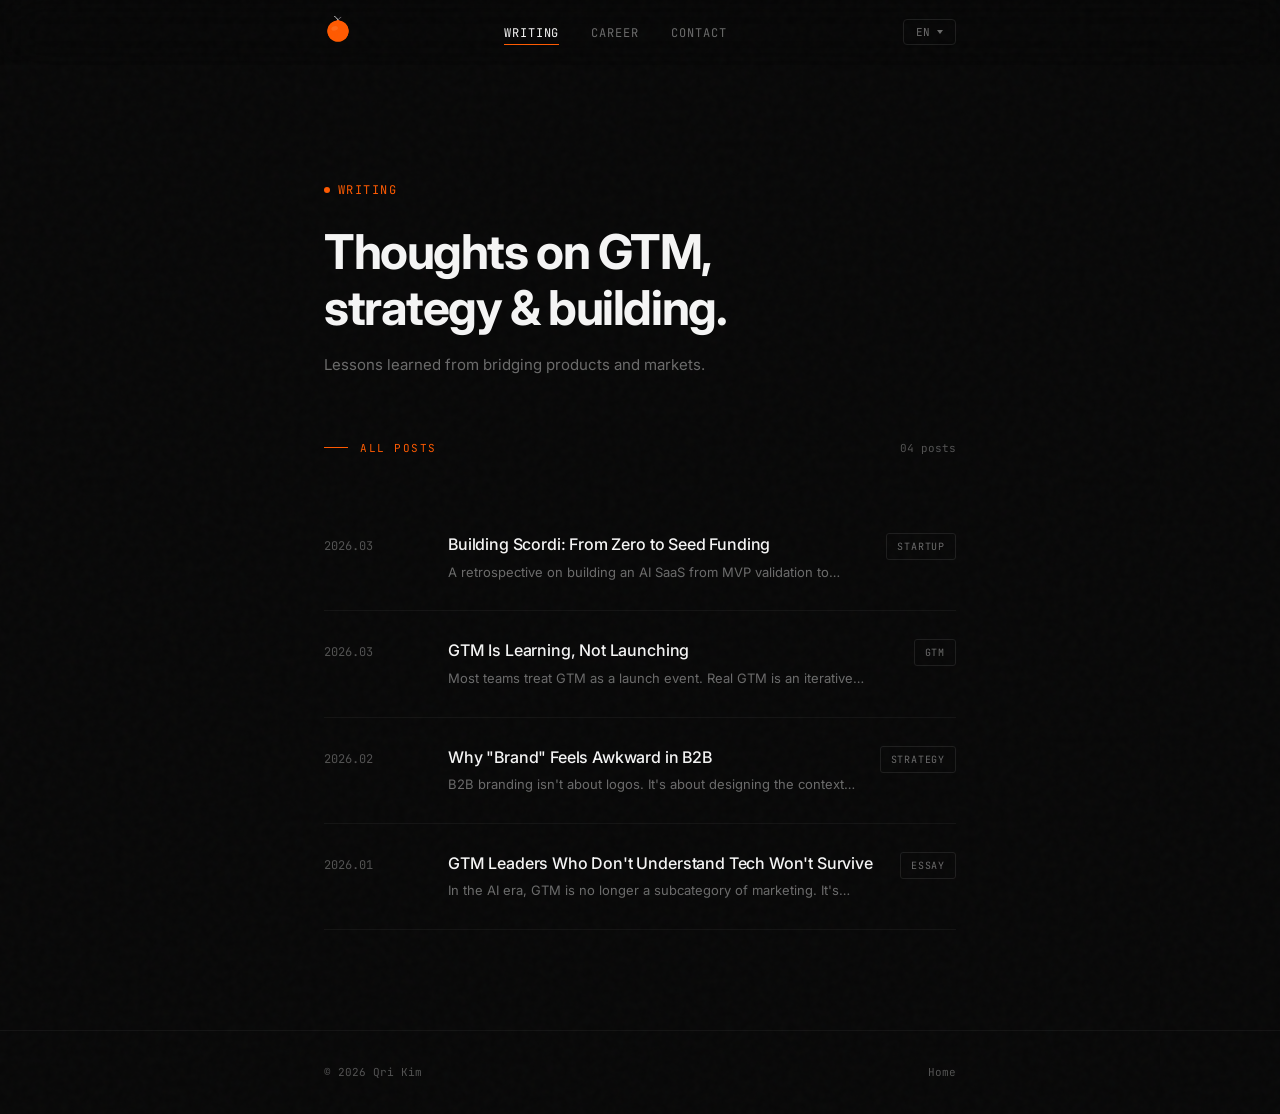
<file: writing.html>
<!DOCTYPE html>
<html lang="en">
<head>
  <meta charset="UTF-8">
  <meta name="viewport" content="width=device-width, initial-scale=1.0">
  <title>Writing — Qri Kim</title>
  <meta name="description" content="Thoughts on GTM, sales, growth marketing, and building startups.">

  <meta property="og:type" content="website">
  <meta property="og:title" content="Writing — Qri Kim">
  <meta property="og:description" content="Thoughts on GTM, sales, growth marketing, and building startups.">
  <meta property="og:url" content="https://qrikim.com/writing">
  <meta property="og:site_name" content="Qri Kim">
  <meta name="twitter:card" content="summary">
  <meta name="twitter:site" content="@gyurinsight">
  <meta name="twitter:title" content="Writing — Qri Kim">
  <meta name="twitter:description" content="Thoughts on GTM, sales, growth marketing, and building startups.">

  <link rel="canonical" href="https://qrikim.com/writing">
  <link rel="preconnect" href="https://fonts.googleapis.com">
  <link rel="preconnect" href="https://fonts.gstatic.com" crossorigin>
  <link href="https://fonts.googleapis.com/css2?family=Inter:wght@300;400;500;600;700&family=JetBrains+Mono:wght@400;500&display=swap" rel="stylesheet">
  <link rel="stylesheet" href="style.css">
</head>
<body>

  <div class="scroll-progress" id="scrollProgress"></div>
  <div class="grain"></div>

  <nav id="nav">
    <div class="container">
      <a href="./" class="nav-logo" aria-label="Home">
        <svg width="28" height="28" viewBox="0 0 100 100" fill="none" xmlns="http://www.w3.org/2000/svg"><circle cx="50" cy="54" r="38" fill="#FF5A00"/><ellipse cx="50" cy="54" rx="38" ry="36" fill="#FF5A00"/><ellipse cx="38" cy="44" rx="12" ry="8" fill="#FF7A2E" opacity="0.5" transform="rotate(-15 38 44)"/><path d="M50 16 C48 8, 42 4, 38 2" stroke="#f5f5f5" stroke-width="3" stroke-linecap="round" fill="none"/><path d="M50 16 C52 10, 56 6, 60 5" stroke="#f5f5f5" stroke-width="2.5" stroke-linecap="round" fill="none" opacity="0.6"/><ellipse cx="50" cy="18" rx="6" ry="4" fill="#FF5A00"/></svg>
      </a>
      <ul class="nav-links">
        <li><a href="writing.html" class="active">Writing</a></li>
        <li><a href="career.html">Career</a></li>
        <li><a href="contact.html">Contact</a></li>
      </ul>
      <div class="lang-selector">
        <button class="lang-current">EN </button>
        <div class="lang-dropdown">
          <button class="lang-option active" data-lang="en">EN<span class="lang-name">English</span></button>
          <button class="lang-option" data-lang="ko">KO<span class="lang-name">한국어</span></button>
          <button class="lang-option" data-lang="ja">JA<span class="lang-name">日本語</span></button>
          <button class="lang-option" data-lang="zh">ZH<span class="lang-name">中文</span></button>
        </div>
      </div>
      <button class="nav-mobile-toggle" id="mobileToggle" aria-label="Menu">
        <span></span><span></span>
      </button>
    </div>
  </nav>

  <div class="mobile-menu" id="mobileMenu">
    <ul>
      <li><a href="writing.html">Writing</a></li>
      <li><a href="career.html">Career</a></li>
      <li><a href="contact.html">Contact</a></li>
    </ul>
  </div>

  <main class="hero" style="padding-bottom: 0;">
    <div class="container">
      <div class="reveal">
        <span class="hero-label"><span class="status-dot"></span>Writing</span>
        <h1 class="sub-page-title"><span class="en">Thoughts on GTM,<br>strategy & building.</span><span class="ko">GTM, 전략, 그리고 빌딩에 대한 생각들.</span><span class="ja">GTM、戦略、そしてビルディングについての考え。</span><span class="zh">关于GTM、战略和构建的思考。</span></h1>
        <p class="hero-bio-ko" style="margin-top: 16px;">
          <span class="en">Lessons learned from bridging products and markets.</span><span class="ko">제품과 시장을 잇는 과정에서 발견한 것들을 기록합니다.</span><span class="ja">プロダクトと市場をつなぐ過程で見つけたことを記録します。</span><span class="zh">记录在连接产品与市场的过程中发现的东西。</span>
        </p>
      </div>
    </div>
  </main>

  <section class="section" style="padding-top: 60px;">
    <div class="container">
      <div class="section-header reveal">
        <span class="section-label"><span class="line"></span> All Posts</span>
        <span class="section-count">04 posts</span>
      </div>
      <div class="post-list stagger-children">
        <a class="post-item reveal" href="posts/building-scodi-from-zero.html">
          <span class="post-date">2026.03</span>
          <div class="post-content">
            <h3 class="post-title"><span class="en">Building Scordi: From Zero to Seed Funding</span><span class="ko">스코디를 만들며 배운 것들 — 0에서 시드 투자까지</span><span class="ja">Scordiの構築：ゼロからシード資金調達まで</span><span class="zh">构建Scordi：从零到种子轮融资</span></h3>
            <p class="post-excerpt"><span class="en">A retrospective on building an AI SaaS from MVP validation to seed investment.</span><span class="ko">MVP 검증부터 시드 투자 유치까지, AI SaaS '스코디'를 만들어온 창업 여정 회고.</span><span class="ja">MVP検証からシード投資まで、AI SaaSの創業を振り返る。</span><span class="zh">从MVP验证到种子轮融资，回顾AI SaaS创业之旅。</span></p>
          </div>
          <span class="post-tag">Startup</span>
        </a>
        <a class="post-item reveal" href="posts/gtm-is-learning-not-launching.html">
          <span class="post-date">2026.03</span>
          <div class="post-content">
            <h3 class="post-title"><span class="en">GTM Is Learning, Not Launching</span><span class="ko">GTM은 런칭이 아니라 러닝이다</span><span class="ja">GTMはローンチではなくラーニングだ</span><span class="zh">GTM是学习，不是发布</span></h3>
            <p class="post-excerpt"><span class="en">Most teams treat GTM as a launch event. Real GTM is an iterative process of learning from the market.</span><span class="ko">대부분의 팀이 GTM을 '런칭 이벤트'로 생각하지만, 진짜 GTM은 시장에서 배우는 반복적 과정에 가깝다.</span><span class="ja">多くのチームはGTMをローンチイベントと捉えるが、本当のGTMは市場から学ぶ反復プロセスだ。</span><span class="zh">大多数团队将GTM视为发布事件，但真正的GTM是从市场中迭代学习的过程。</span></p>
          </div>
          <span class="post-tag">GTM</span>
        </a>
        <a class="post-item reveal" href="posts/why-brand-feels-awkward-in-b2b.html">
          <span class="post-date">2026.02</span>
          <div class="post-content">
            <h3 class="post-title"><span class="en">Why "Brand" Feels Awkward in B2B</span><span class="ko">B2B에서 '브랜드'라는 말이 불편한 이유</span><span class="ja">B2Bで「ブランド」という言葉が居心地悪い理由</span><span class="zh">为什么"品牌"在B2B中让人不自在</span></h3>
            <p class="post-excerpt"><span class="en">B2B branding isn't about logos. It's about designing the context in which customers remember you.</span><span class="ko">B2B 브랜딩은 로고가 아니라, 고객이 우리를 떠올리는 맥락을 설계하는 일이다.</span><span class="ja">B2Bブランディングはロゴではなく、顧客があなたを思い出す文脈を設計することだ。</span><span class="zh">B2B品牌建设不是关于logo，而是设计客户记住你的场景。</span></p>
          </div>
          <span class="post-tag">Strategy</span>
        </a>
        <a class="post-item reveal" href="posts/gtm-leaders-must-understand-tech.html">
          <span class="post-date">2026.01</span>
          <div class="post-content">
            <h3 class="post-title"><span class="en">GTM Leaders Who Don't Understand Tech Won't Survive</span><span class="ko">기술을 모르는 GTM 리더는 살아남을 수 없다</span><span class="ja">テクノロジーを理解しないGTMリーダーは生き残れない</span><span class="zh">不懂技术的GTM领导者将无法生存</span></h3>
            <p class="post-excerpt"><span class="en">In the AI era, GTM is no longer a subcategory of marketing. It's evolving into a role that reads both product and market.</span><span class="ko">AI 시대에 GTM은 더 이상 마케팅의 하위 카테고리가 아니다. 제품과 시장을 동시에 읽는 역할로 진화하고 있다.</span><span class="ja">AI時代、GTMはもはやマーケティングの一部門ではない。プロダクトと市場の両方を読み解く役割へと進化している。</span><span class="zh">在AI时代，GTM不再是营销的子类别，而是正在演变为同时解读产品和市场的角色。</span></p>
          </div>
          <span class="post-tag">Essay</span>
        </a>
      </div>
    </div>
  </section>

  <footer>
    <div class="container">
      <div class="footer-inner">
        <span class="footer-copy">&copy; 2026 Qri Kim</span>
        <div class="footer-links">
          <a href="./">Home</a>
        </div>
      </div>
    </div>
  </footer>

  <script src="main.js"></script>
</body>
</html>
</file>
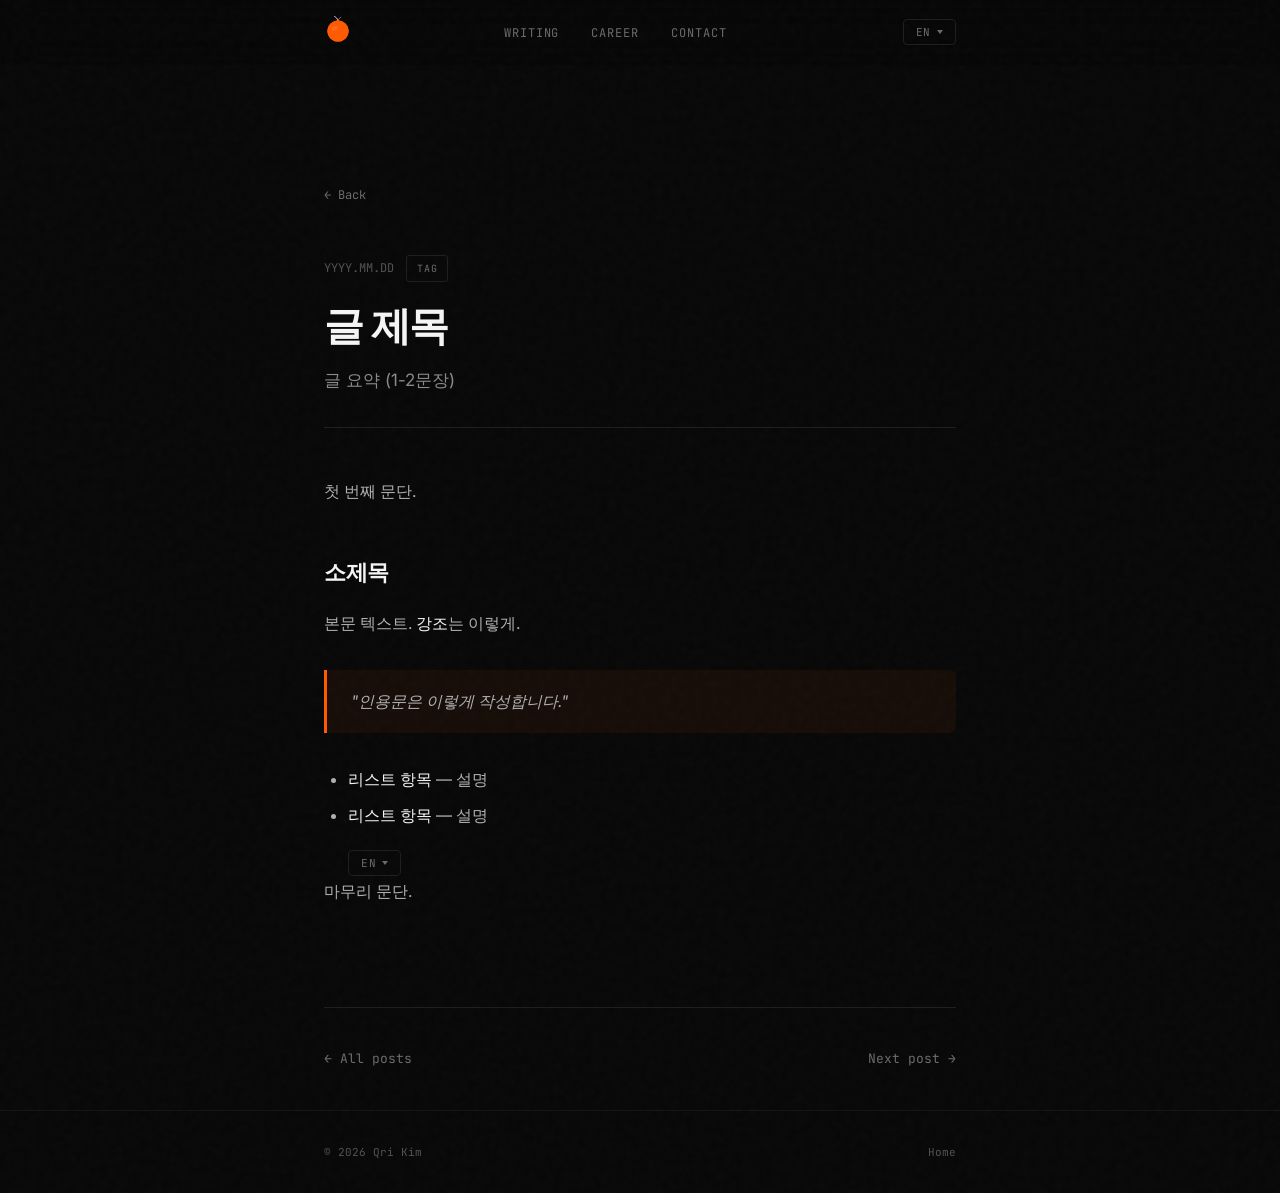
<file: posts/_template.html>
<!DOCTYPE html>
<html lang="ko">
<head>
  <meta charset="UTF-8">
  <meta name="viewport" content="width=device-width, initial-scale=1.0">

  <!-- ✏️ EDIT: 글 제목 -->
  <title>글 제목 — Qri Kim</title>
  <meta name="description" content="글 요약 (1-2문장, SEO용)">

  <!-- ✏️ EDIT: OG / SEO -->
  <meta property="og:type" content="article">
  <meta property="og:title" content="글 제목">
  <meta property="og:description" content="글 요약">
  <meta property="og:url" content="https://qrikim.com/posts/YOUR-SLUG">
  <meta property="og:site_name" content="Qri Kim">
  <meta property="og:locale" content="ko_KR">
  <meta property="article:author" content="Qri Kim">
  <meta property="article:published_time" content="YYYY-MM-DD">
  <meta property="article:tag" content="TAG">

  <meta name="twitter:card" content="summary_large_image">
  <meta name="twitter:site" content="@gyurinsight">
  <meta name="twitter:title" content="글 제목">
  <meta name="twitter:description" content="글 요약">

  <link rel="canonical" href="https://qrikim.com/posts/YOUR-SLUG">
  <link rel="preconnect" href="https://fonts.googleapis.com">
  <link rel="preconnect" href="https://fonts.gstatic.com" crossorigin>
  <link href="https://fonts.googleapis.com/css2?family=Inter:wght@300;400;500;600;700&family=JetBrains+Mono:wght@400;500&display=swap" rel="stylesheet">
  <link rel="stylesheet" href="../style.css">
</head>
<body>

  <div class="scroll-progress" id="scrollProgress"></div>
  <div class="grain"></div>

  <nav id="nav">
    <div class="container">
      <a href="../" class="nav-logo" aria-label="Home">
        <svg width="28" height="28" viewBox="0 0 100 100" fill="none" xmlns="http://www.w3.org/2000/svg"><circle cx="50" cy="54" r="38" fill="#FF5A00"/><ellipse cx="50" cy="54" rx="38" ry="36" fill="#FF5A00"/><ellipse cx="38" cy="44" rx="12" ry="8" fill="#FF7A2E" opacity="0.5" transform="rotate(-15 38 44)"/><path d="M50 16 C48 8, 42 4, 38 2" stroke="#f5f5f5" stroke-width="3" stroke-linecap="round" fill="none"/><path d="M50 16 C52 10, 56 6, 60 5" stroke="#f5f5f5" stroke-width="2.5" stroke-linecap="round" fill="none" opacity="0.6"/><ellipse cx="50" cy="18" rx="6" ry="4" fill="#FF5A00"/></svg>
      </a>
      <ul class="nav-links">
        <li><a href="../writing.html">Writing</a></li>
        <li><a href="../career.html">Career</a></li>
        <li><a href="../contact.html">Contact</a></li>
      </ul>
      <div class="lang-selector">
        <button class="lang-current">EN </button>
        <div class="lang-dropdown">
          <button class="lang-option active" data-lang="en">EN<span class="lang-name">English</span></button>
          <button class="lang-option" data-lang="ko">KO<span class="lang-name">한국어</span></button>
          <button class="lang-option" data-lang="ja">JA<span class="lang-name">日本語</span></button>
          <button class="lang-option" data-lang="zh">ZH<span class="lang-name">中文</span></button>
        </div>
      </div>
      <button class="nav-mobile-toggle" id="mobileToggle" aria-label="Menu">
        <span></span><span></span>
      </button>
    </div>
  </nav>

  <div class="mobile-menu" id="mobileMenu">
    <ul>
      <li><a href="../writing.html">Writing</a></li>
      <li><a href="../career.html">Career</a></li>
      <li><a href="../contact.html">Contact</a></li>
    </ul>
      <div class="lang-selector">
        <button class="lang-current">EN </button>
        <div class="lang-dropdown">
          <button class="lang-option active" data-lang="en">EN<span class="lang-name">English</span></button>
          <button class="lang-option" data-lang="ko">KO<span class="lang-name">한국어</span></button>
          <button class="lang-option" data-lang="ja">JA<span class="lang-name">日本語</span></button>
          <button class="lang-option" data-lang="zh">ZH<span class="lang-name">中文</span></button>
        </div>
      </div>
  </div>

  <main class="hero" style="padding-bottom: 0;">
    <div class="container">
      <div class="post-page-nav">
        <a href="../" class="back-link">&larr; Back</a>
      </div>

      <!-- ✏️ EDIT: 헤더 정보 -->
      <header class="post-page-header">
        <div class="post-page-meta">
          <span class="post-date">YYYY.MM.DD</span>
          <span class="post-tag">TAG</span>
        </div>
        <h1 class="post-page-title">글 제목</h1>
        <p class="post-page-excerpt">글 요약 (1-2문장)</p>
      </header>

      <!-- ✏️ EDIT: 본문 작성 -->
      <article class="post-body">

        <p>첫 번째 문단.</p>

        <h2>소제목</h2>

        <p>본문 텍스트. <strong>강조</strong>는 이렇게.</p>

        <blockquote>
          <p>"인용문은 이렇게 작성합니다."</p>
        </blockquote>

        <ul>
          <li><strong>리스트 항목</strong> — 설명</li>
          <li><strong>리스트 항목</strong> — 설명</li>
        </ul>
      <div class="lang-selector">
        <button class="lang-current">EN </button>
        <div class="lang-dropdown">
          <button class="lang-option active" data-lang="en">EN<span class="lang-name">English</span></button>
          <button class="lang-option" data-lang="ko">KO<span class="lang-name">한국어</span></button>
          <button class="lang-option" data-lang="ja">JA<span class="lang-name">日本語</span></button>
          <button class="lang-option" data-lang="zh">ZH<span class="lang-name">中文</span></button>
        </div>
      </div>

        <p>마무리 문단.</p>

      </article>

      <!-- ✏️ EDIT: 이전/다음 글 링크 -->
      <div class="post-footer-nav">
        <a href="../">&larr; All posts</a>
        <a href="NEXT-SLUG.html">Next post &rarr;</a>
      </div>
    </div>
  </main>

  <footer>
    <div class="container">
      <div class="footer-inner">
        <span class="footer-copy">&copy; 2026 Qri Kim</span>
        <div class="footer-links">
          <a href="../">Home</a>
        </div>
      </div>
    </div>
  </footer>

  <script src="../main.js"></script>
</body>
</html>
</file>
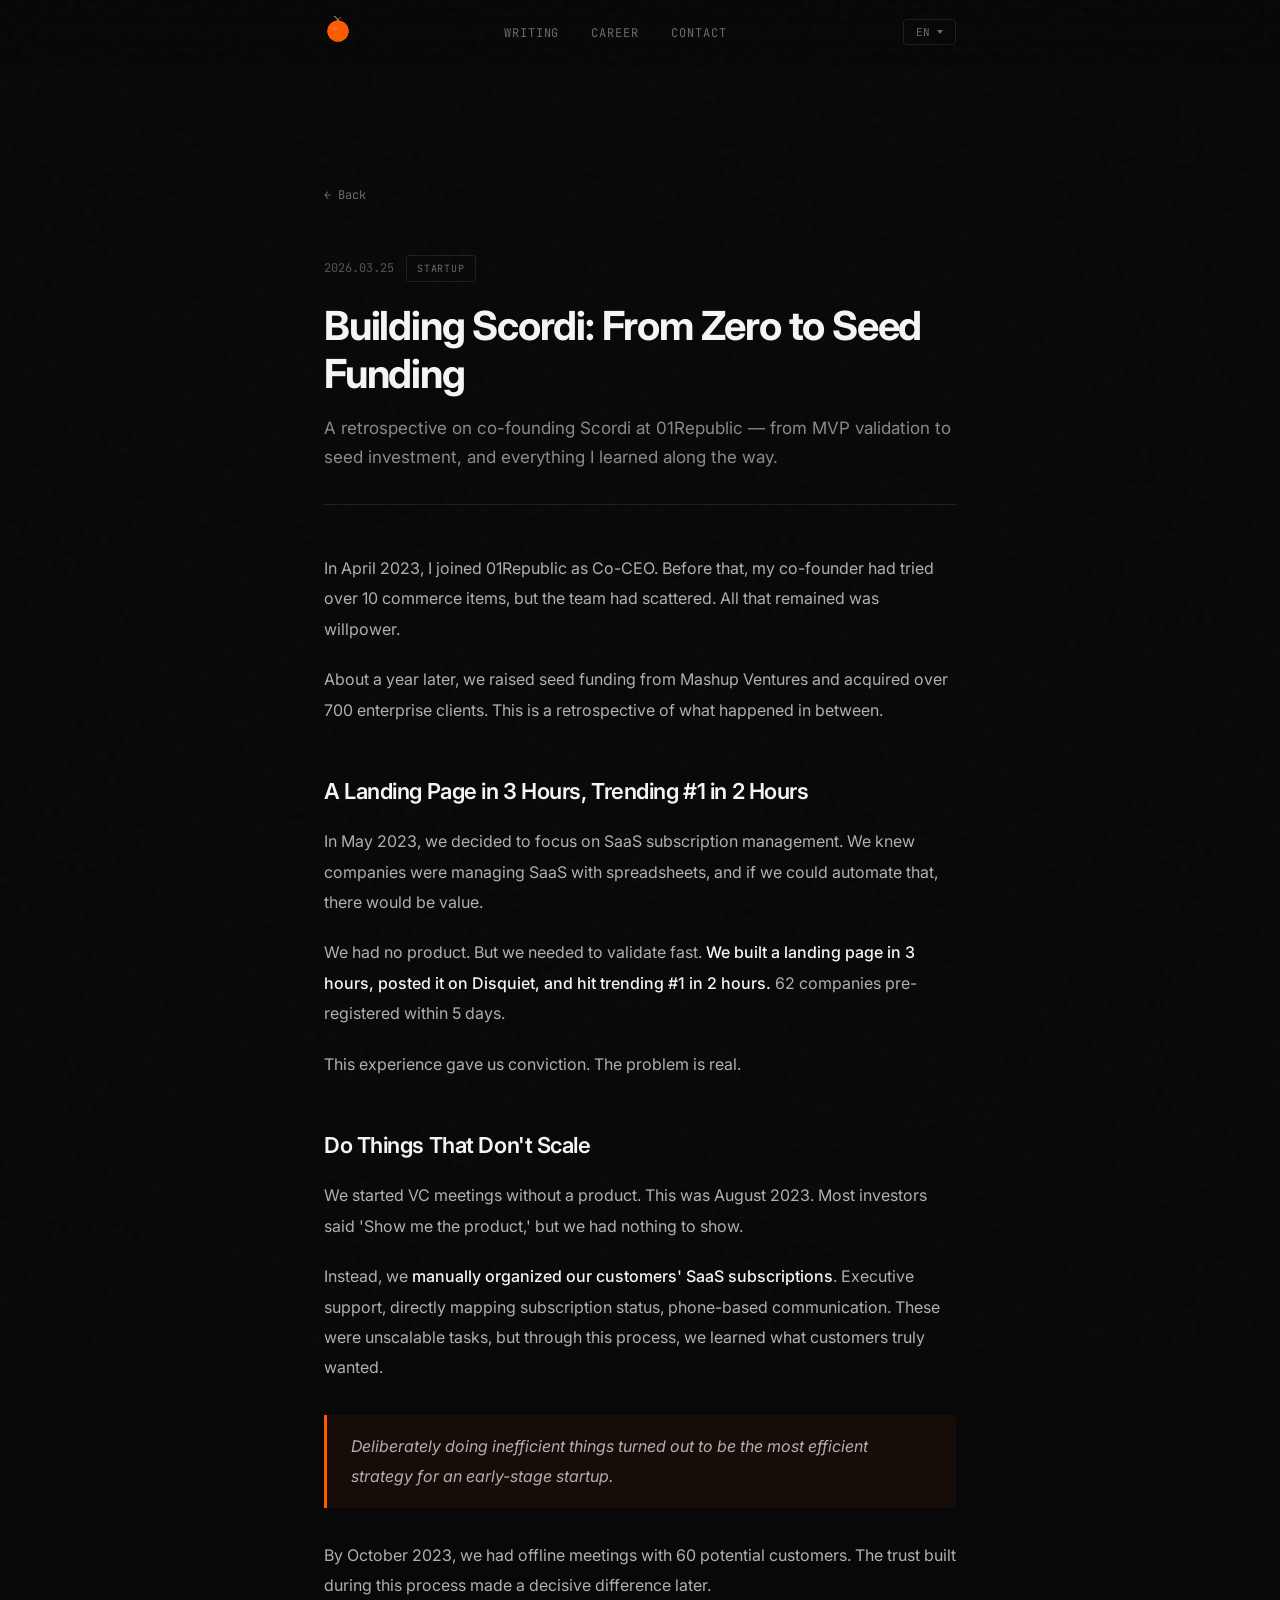
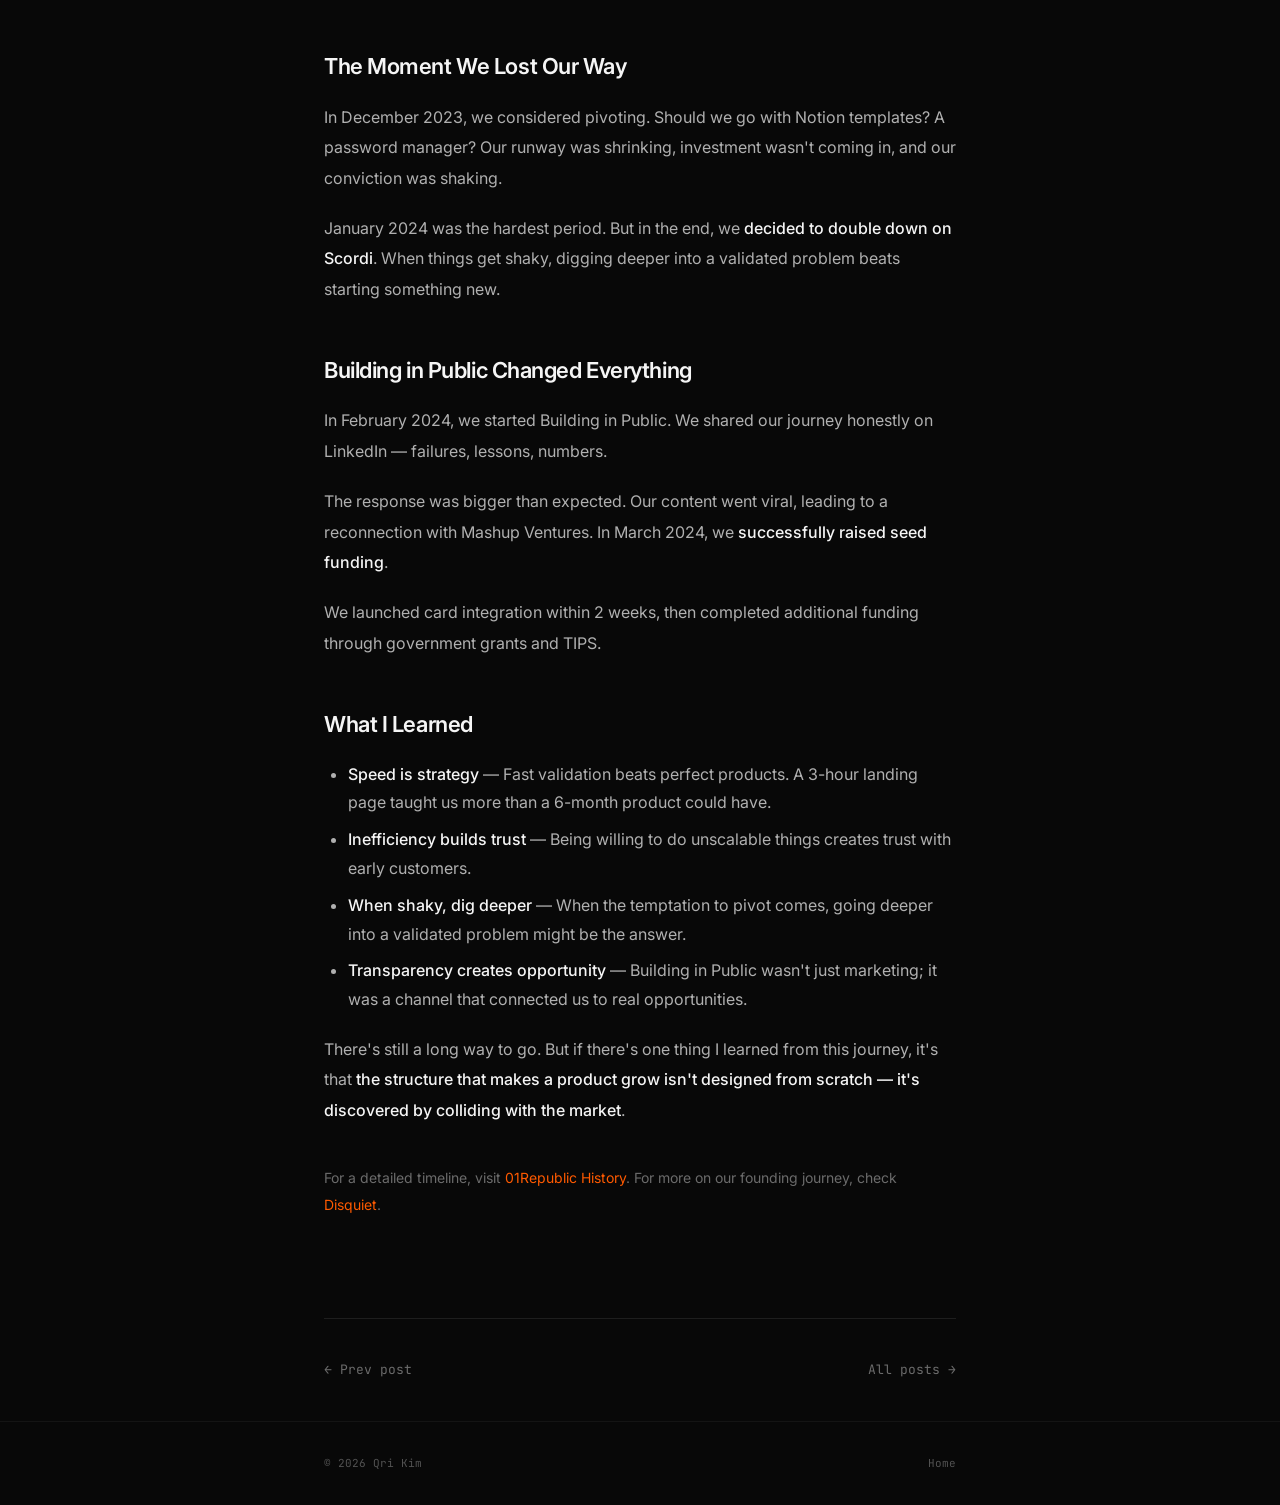
<file: posts/building-scodi-from-zero.html>
<!DOCTYPE html>
<html lang="en">
<head>
  <meta charset="UTF-8">
  <meta name="viewport" content="width=device-width, initial-scale=1.0">
  <title>스코디를 만들며 배운 것들 — 0에서 시드 투자까지 — Qri Kim</title>
  <meta name="description" content="제로원리퍼블릭 공동대표로서 AI SaaS '스코디'를 만들어온 여정. MVP 검증부터 시드 투자 유치까지, 창업 과정에서 배운 것들을 기록합니다.">

  <meta property="og:type" content="article">
  <meta property="og:title" content="스코디를 만들며 배운 것들 — 0에서 시드 투자까지">
  <meta property="og:description" content="제로원리퍼블릭 공동대표로서 AI SaaS '스코디'를 만들어온 여정. MVP 검증부터 시드 투자 유치까지.">
  <meta property="og:url" content="https://qrikim.com/posts/building-scodi-from-zero">
  <meta property="og:site_name" content="Qri Kim">
  <meta property="og:locale" content="ko_KR">
  <meta property="article:author" content="Qri Kim">
  <meta property="article:published_time" content="2026-03-25">
  <meta property="article:tag" content="Startup">

  <meta name="twitter:card" content="summary_large_image">
  <meta name="twitter:site" content="@gyurinsight">
  <meta name="twitter:title" content="스코디를 만들며 배운 것들 — 0에서 시드 투자까지">
  <meta name="twitter:description" content="MVP 검증부터 시드 투자 유치까지, 창업 과정에서 배운 것들.">

  <link rel="canonical" href="https://qrikim.com/posts/building-scodi-from-zero">
  <link rel="preconnect" href="https://fonts.googleapis.com">
  <link rel="preconnect" href="https://fonts.gstatic.com" crossorigin>
  <link href="https://fonts.googleapis.com/css2?family=Inter:wght@300;400;500;600;700&family=JetBrains+Mono:wght@400;500&display=swap" rel="stylesheet">
  <link rel="stylesheet" href="../style.css">
  <script type="application/ld+json">
  {
    "@context": "https://schema.org",
    "@type": "BlogPosting",
    "headline": "Building Scordi: From Zero to Seed Funding",
    "datePublished": "2026-03-25",
    "dateModified": "2026-03-31",
    "author": {
      "@type": "Person",
      "name": "Qri Kim",
      "url": "https://qrikim.com"
    },
    "publisher": {
      "@type": "Person",
      "name": "Qri Kim"
    },
    "description": "A retrospective on building an AI SaaS from MVP validation to seed investment.",
    "mainEntityOfPage": {
      "@type": "WebPage",
      "@id": "https://qrikim.com/posts/building-scodi-from-zero.html"
    },
    "keywords": ["Startup", "AI SaaS", "Seed Funding", "MVP"]
  }
  </script>
</head>
<body>

  <div class="scroll-progress" id="scrollProgress"></div>
  <div class="grain"></div>

  <nav id="nav">
    <div class="container">
      <a href="../" class="nav-logo" aria-label="Home">
        <svg width="28" height="28" viewBox="0 0 100 100" fill="none" xmlns="http://www.w3.org/2000/svg"><circle cx="50" cy="54" r="38" fill="#FF5A00"/><ellipse cx="50" cy="54" rx="38" ry="36" fill="#FF5A00"/><ellipse cx="38" cy="44" rx="12" ry="8" fill="#FF7A2E" opacity="0.5" transform="rotate(-15 38 44)"/><path d="M50 16 C48 8, 42 4, 38 2" stroke="#f5f5f5" stroke-width="3" stroke-linecap="round" fill="none"/><path d="M50 16 C52 10, 56 6, 60 5" stroke="#f5f5f5" stroke-width="2.5" stroke-linecap="round" fill="none" opacity="0.6"/><ellipse cx="50" cy="18" rx="6" ry="4" fill="#FF5A00"/></svg>
      </a>
      <ul class="nav-links">
        <li><a href="../writing.html">Writing</a></li>
        <li><a href="../career.html">Career</a></li>
        <li><a href="../contact.html">Contact</a></li>
      </ul>
      <div class="lang-selector">
        <button class="lang-current">EN </button>
        <div class="lang-dropdown">
          <button class="lang-option active" data-lang="en">EN<span class="lang-name">English</span></button>
          <button class="lang-option" data-lang="ko">KO<span class="lang-name">한국어</span></button>
          <button class="lang-option" data-lang="ja">JA<span class="lang-name">日本語</span></button>
          <button class="lang-option" data-lang="zh">ZH<span class="lang-name">中文</span></button>
        </div>
      </div>
      <button class="nav-mobile-toggle" id="mobileToggle" aria-label="Menu">
        <span></span><span></span>
      </button>
    </div>
  </nav>

  <div class="mobile-menu" id="mobileMenu">
    <ul>
      <li><a href="../writing.html">Writing</a></li>
      <li><a href="../career.html">Career</a></li>
      <li><a href="../contact.html">Contact</a></li>
    </ul>
  </div>

  <main class="hero" style="padding-bottom: 0;">
    <div class="container">
      <div class="post-page-nav">
        <a href="../writing.html" class="back-link">&larr; Back</a>
      </div>

      <header class="post-page-header">
        <div class="post-page-meta">
          <span class="post-date">2026.03.25</span>
          <span class="post-tag">Startup</span>
        </div>
        <h1 class="post-page-title"><span class="en">Building Scordi: From Zero to Seed Funding</span><span class="ko">스코디를 만들며 배운 것들 — 0에서 시드 투자까지</span><span class="ja">Scordiの立ち上げ：ゼロからシード資金調達まで</span><span class="zh">构建Scordi：从零到种子轮融资</span></h1>
        <p class="post-page-excerpt"><span class="en">A retrospective on co-founding Scordi at 01Republic — from MVP validation to seed investment, and everything I learned along the way.</span><span class="ko">제로원리퍼블릭 공동대표로서 AI SaaS '스코디'를 만들어온 여정. MVP 검증부터 시드 투자 유치까지, 창업 과정에서 배운 것들을 기록합니다.</span><span class="ja">01Republicの共同代表としてAI SaaS「Scordi」を作り上げてきた旅路。MVP検証からシード投資の獲得まで、創業の過程で学んだことを記録します。</span><span class="zh">作为01Republic联合创始人打造AI SaaS"Scordi"的历程。从MVP验证到种子轮融资，记录创业过程中学到的一切。</span></p>
      </header>

      <article class="post-body">
        <p><span class="en">In April 2023, I joined 01Republic as Co-CEO. Before that, my co-founder had tried over 10 commerce items, but the team had scattered. All that remained was willpower.</span><span class="ko">2023년 4월, 나는 제로원리퍼블릭에 공동대표로 합류했다. 그 전까지 코파운더가 10여 개의 커머스 아이템을 시도했지만 팀은 흩어진 상태였다. 남은 건 의지뿐이었다.</span><span class="ja">2023年4月、私は01Republicに共同代表として参加した。それまでに共同創業者が10以上のコマース事業を試みていたが、チームは離散していた。残っていたのは意志だけだった。</span><span class="zh">2023年4月，我以联合CEO的身份加入了01Republic。在此之前，我的联合创始人尝试了10多个电商项目，但团队已经散了。剩下的只有意志力。</span></p>

        <p><span class="en">About a year later, we raised seed funding from Mashup Ventures and acquired over 700 enterprise clients. This is a retrospective of what happened in between.</span><span class="ko">그로부터 약 1년 뒤, 우리는 매쉬업벤처스로부터 시드 투자를 유치했고, 700개 이상의 기업 고객을 확보했다. 이 글은 그 사이에 일어난 일들에 대한 회고다.</span><span class="ja">それから約1年後、私たちはMashup Venturesからシード資金を調達し、700社以上の法人顧客を獲得した。これはその間に起きたことの振り返りだ。</span><span class="zh">大约一年后，我们从Mashup Ventures获得了种子轮融资，并获得了700多家企业客户。这篇文章是对这期间所发生一切的回顾。</span></p>

        <h2><span class="en">A Landing Page in 3 Hours, Trending #1 in 2 Hours</span><span class="ko">3시간 만에 만든 랜딩페이지, 2시간 만에 트렌딩 1위</span><span class="ja">3時間で作ったLP、2時間でトレンド1位</span><span class="zh">3小时做出的落地页，2小时登上热门第一</span></h2>

        <p><span class="en">In May 2023, we decided to focus on SaaS subscription management. We knew companies were managing SaaS with spreadsheets, and if we could automate that, there would be value.</span><span class="ko">2023년 5월, 우리는 SaaS 구독 관리라는 문제에 집중하기로 했다. 기업들이 엑셀로 SaaS를 관리하고 있다는 걸 알았고, 이걸 자동화할 수 있다면 가치가 있겠다고 판단했다.</span><span class="ja">2023年5月、私たちはSaaSサブスクリプション管理という課題に集中することを決めた。企業がスプレッドシートでSaaSを管理していることは分かっていたし、それを自動化できれば価値があると判断した。</span><span class="zh">2023年5月，我们决定专注于SaaS订阅管理这个问题。我们知道企业都在用电子表格管理SaaS，如果能将其自动化，就会有价值。</span></p>

        <p><span class="en">We had no product. But we needed to validate fast. <strong>We built a landing page in 3 hours, posted it on Disquiet, and hit trending #1 in 2 hours.</strong> 62 companies pre-registered within 5 days.</span><span class="ko">제품은 없었다. 하지만 검증은 빨리 해야 했다. <strong>3시간 만에 랜딩페이지를 만들어 디스콰이엇에 올렸고, 2시간 만에 트렌딩 1위</strong>를 달성했다. 5일 만에 62개 기업이 사전 신청했다.</span><span class="ja">プロダクトはなかった。しかし検証は素早く行う必要があった。<strong>3時間でランディングページを作りDisquietに投稿したところ、2時間でトレンド1位</strong>を達成した。5日間で62社が事前登録した。</span><span class="zh">我们没有产品，但需要快速验证。<strong>我们用3小时做了一个落地页，发布到Disquiet上，2小时内登上了热门第一。</strong>5天内有62家企业进行了预注册。</span></p>

        <p><span class="en">This experience gave us conviction. The problem is real.</span><span class="ko">이 경험이 우리에게 확신을 줬다. 문제는 실재한다.</span><span class="ja">この経験が私たちに確信を与えた。課題は実在する。</span><span class="zh">这次经验给了我们信心。问题是真实存在的。</span></p>

        <h2><span class="en">Do Things That Don't Scale</span><span class="ko">Do Things That Don't Scale</span><span class="ja">スケールしないことをやれ</span><span class="zh">做那些无法规模化的事</span></h2>

        <p><span class="en">We started VC meetings without a product. This was August 2023. Most investors said 'Show me the product,' but we had nothing to show.</span><span class="ko">제품이 없는 상태에서 VC 미팅을 시작했다. 2023년 8월의 일이다. 대부분의 투자자가 "제품 보여주세요"라고 했지만, 우리에게 보여줄 제품은 없었다.</span><span class="ja">プロダクトがない状態でVCミーティングを始めた。2023年8月のことだ。ほとんどの投資家が「プロダクトを見せてください」と言ったが、見せるものは何もなかった。</span><span class="zh">我们在没有产品的情况下开始了VC会议。那是2023年8月。大多数投资人说"给我看产品"，但我们什么都拿不出来。</span></p>

        <p><span class="en">Instead, we <strong>manually organized our customers' SaaS subscriptions</strong>. Executive support, directly mapping subscription status, phone-based communication. These were unscalable tasks, but through this process, we learned what customers truly wanted.</span><span class="ko">대신 우리는 <strong>직접 고객의 SaaS 구독을 정리해주는 일</strong>을 했다. 경영지원 대행, 고객사의 구독 현황 직접 파악, 전화 기반 커뮤니케이션. 스케일되지 않는 일들이었지만, 이 과정에서 고객이 진짜 원하는 게 뭔지 알 수 있었다.</span><span class="ja">その代わりに、私たちは<strong>顧客のSaaSサブスクリプションを手作業で整理する</strong>ことをした。経営支援の代行、顧客のサブスクリプション状況の直接把握、電話ベースのコミュニケーション。スケールしない作業だったが、このプロセスを通じて顧客が本当に求めているものを知ることができた。</span><span class="zh">取而代之，我们<strong>手动为客户整理SaaS订阅</strong>。代理行政支持、直接梳理订阅状态、电话沟通。这些都是无法规模化的工作，但通过这个过程，我们了解到了客户真正想要的东西。</span></p>

        <blockquote>
          <p><span class="en">Deliberately doing inefficient things turned out to be the most efficient strategy for an early-stage startup.</span><span class="ko">"굳이" 비효율적인 일을 반복하는 게 초기 스타트업의 가장 효율적인 전략이었다.</span><span class="ja">あえて非効率なことを繰り返すことが、初期スタートアップにとって最も効率的な戦略だった。</span><span class="zh">刻意去做低效的事，反而是早期创业公司最高效的策略。</span></p>
        </blockquote>

        <p><span class="en">By October 2023, we had offline meetings with 60 potential customers. The trust built during this process made a decisive difference later.</span><span class="ko">2023년 10월까지 잠재 고객 60개사와 오프라인 미팅을 진행했다. 이 과정에서 쌓인 신뢰가 나중에 결정적 차이를 만들었다.</span><span class="ja">2023年10月までに、見込み顧客60社とオフラインミーティングを行った。このプロセスで築かれた信頼が、後に決定的な差を生んだ。</span><span class="zh">到2023年10月，我们与60家潜在客户进行了线下会议。这个过程中建立的信任，后来产生了决定性的差异。</span></p>

        <h2><span class="en">The Moment We Lost Our Way</span><span class="ko">길을 잃은 시점</span><span class="ja">道を見失った瞬間</span><span class="zh">迷失方向的时刻</span></h2>

        <p><span class="en">In December 2023, we considered pivoting. Should we go with Notion templates? A password manager? Our runway was shrinking, investment wasn't coming in, and our conviction was shaking.</span><span class="ko">2023년 12월, 피벗을 검토했다. 노션 템플릿으로 갈까, 비밀번호 관리자로 갈까. 런웨이는 줄어들고, 투자는 안 들어오고, 확신이 흔들렸다.</span><span class="ja">2023年12月、ピボットを検討した。Notionテンプレートにするか、パスワードマネージャーにするか。ランウェイは縮み、投資は入ってこず、確信が揺らいでいた。</span><span class="zh">2023年12月，我们考虑过转型。要不要做Notion模板？还是密码管理器？资金跑道在缩短，融资迟迟不来，信念开始动摇。</span></p>

        <p><span class="en">January 2024 was the hardest period. But in the end, we <strong>decided to double down on Scordi</strong>. When things get shaky, digging deeper into a validated problem beats starting something new.</span><span class="ko">2024년 1월은 가장 어려운 시기였다. 하지만 결국 우리는 <strong>스코디에 집중하기로 결정</strong>했다. 흔들릴 때 새로운 걸 시작하는 것보다, 이미 검증된 문제에 더 깊이 파고드는 게 맞다고 판단했다.</span><span class="ja">2024年1月が最も厳しい時期だった。しかし最終的に、私たちは<strong>Scordiに集中することを決めた</strong>。揺れているときに新しいことを始めるより、すでに検証された課題にもっと深く取り組む方が正しいと判断した。</span><span class="zh">2024年1月是最艰难的时期。但最终，我们<strong>决定全力投入Scordi</strong>。在动摇的时候，与其开始新的事情，不如在已经验证的问题上更深入地挖掘。</span></p>

        <h2><span class="en">Building in Public Changed Everything</span><span class="ko">Building in Public이 만든 전환점</span><span class="ja">Building in Publicがすべてを変えた</span><span class="zh">公开构建改变了一切</span></h2>

        <p><span class="en">In February 2024, we started Building in Public. We shared our journey honestly on LinkedIn — failures, lessons, numbers.</span><span class="ko">2024년 2월, Building in Public을 시작했다. 링크드인에 우리의 여정을 솔직하게 공유했다. 실패한 것들, 배운 것들, 숫자들.</span><span class="ja">2024年2月、Building in Publicを始めた。LinkedInで私たちの旅を正直に共有した。失敗したこと、学んだこと、数字。</span><span class="zh">2024年2月，我们开始了Building in Public。在LinkedIn上坦诚地分享了我们的历程——失败、教训、数据。</span></p>

        <p><span class="en">The response was bigger than expected. Our content went viral, leading to a reconnection with Mashup Ventures. In March 2024, we <strong>successfully raised seed funding</strong>.</span><span class="ko">반응은 예상보다 컸다. 콘텐츠가 바이럴되면서 매쉬업벤처스와 다시 미팅이 잡혔고, 2024년 3월 <strong>시드 투자 유치에 성공</strong>했다.</span><span class="ja">反応は予想以上だった。コンテンツがバイラルになり、Mashup Venturesとの再ミーティングにつながった。2024年3月、<strong>シード資金調達に成功</strong>した。</span><span class="zh">反响超出预期。内容在网上传播开来，重新联系上了Mashup Ventures。2024年3月，我们<strong>成功完成了种子轮融资</strong>。</span></p>

        <p><span class="en">We launched card integration within 2 weeks, then completed additional funding through government grants and TIPS.</span><span class="ko">카드 연동 기능을 2주 만에 런칭했고, 이후 신용보증기금, TIPS 자금조달까지 완료했다.</span><span class="ja">カード連携機能を2週間でローンチし、その後、信用保証基金やTIPSによる追加資金調達も完了した。</span><span class="zh">我们在2周内上线了银行卡对接功能，随后还完成了政府补助和TIPS的追加融资。</span></p>

        <h2><span class="en">What I Learned</span><span class="ko">배운 것들</span><span class="ja">学んだこと</span><span class="zh">我学到的</span></h2>

        <ul>
          <li><span class="en"><strong>Speed is strategy</strong> — Fast validation beats perfect products. A 3-hour landing page taught us more than a 6-month product could have.</span><span class="ko"><strong>속도가 전략이다</strong> — 완벽한 제품보다 빠른 검증이 먼저다. 3시간짜리 랜딩페이지가 6개월짜리 제품보다 더 많은 걸 알려줬다.</span><span class="ja"><strong>スピードが戦略だ</strong> — 完璧なプロダクトより素早い検証が先。3時間のランディングページが6ヶ月のプロダクトより多くのことを教えてくれた。</span><span class="zh"><strong>速度就是策略</strong> ——快速验证胜过完美产品。一个3小时做出的落地页，比花6个月做的产品教会了我们更多。</span></li>
          <li><span class="en"><strong>Inefficiency builds trust</strong> — Being willing to do unscalable things creates trust with early customers.</span><span class="ko"><strong>비효율이 신뢰를 만든다</strong> — 스케일되지 않는 일을 기꺼이 하는 태도가 초기 고객의 신뢰를 만든다.</span><span class="ja"><strong>非効率が信頼を生む</strong> — スケールしないことを進んでやる姿勢が、初期顧客の信頼を築く。</span><span class="zh"><strong>低效能建立信任</strong> ——愿意做无法规模化的事，能赢得早期客户的信任。</span></li>
          <li><span class="en"><strong>When shaky, dig deeper</strong> — When the temptation to pivot comes, going deeper into a validated problem might be the answer.</span><span class="ko"><strong>흔들릴 때 깊이 파라</strong> — 피벗의 유혹이 올 때, 이미 검증된 문제에 더 깊이 파고드는 게 답일 수 있다.</span><span class="ja"><strong>揺れたときこそ深く掘れ</strong> — ピボットの誘惑が来たとき、すでに検証された課題にもっと深く取り組むことが答えかもしれない。</span><span class="zh"><strong>动摇时更要深挖</strong> ——当转型的诱惑来临时，在已经验证的问题上更深入地钻研，可能才是答案。</span></li>
          <li><span class="en"><strong>Transparency creates opportunity</strong> — Building in Public wasn't just marketing; it was a channel that connected us to real opportunities.</span><span class="ko"><strong>투명함이 기회를 만든다</strong> — Building in Public은 단순한 마케팅이 아니라, 진짜 기회를 연결해주는 채널이었다.</span><span class="ja"><strong>透明性が機会を生む</strong> — Building in Publicは単なるマーケティングではなく、本当の機会につなげてくれるチャネルだった。</span><span class="zh"><strong>透明创造机会</strong> ——Building in Public不仅仅是营销，它是一个连接真正机会的渠道。</span></li>
        </ul>

        <p><span class="en">There's still a long way to go. But if there's one thing I learned from this journey, it's that <strong>the structure that makes a product grow isn't designed from scratch — it's discovered by colliding with the market</strong>.</span><span class="ko">아직 갈 길이 멀다. 하지만 이 여정에서 배운 한 가지가 있다면, <strong>제품이 성장하는 구조는 처음부터 설계하는 것이 아니라 시장과 부딪히면서 발견하는 것</strong>이라는 점이다.</span><span class="ja">まだ先は長い。しかしこの旅で一つ学んだことがあるとすれば、<strong>プロダクトが成長する構造は最初から設計するものではなく、市場とぶつかりながら発見するもの</strong>だということだ。</span><span class="zh">路还很长。但如果说这段旅程教会了我一件事，那就是<strong>让产品增长的结构不是从一开始就设计出来的，而是在与市场碰撞中发现的</strong>。</span></p>

        <p style="margin-top: 40px; font-size: 14px; color: var(--gray-500);">
          <span class="en">For a detailed timeline, visit <a href="https://01republic.oopy.io/history" target="_blank" style="color: var(--orange);">01Republic History</a>. For more on our founding journey, check <a href="https://disquiet.io/@diana_republic" target="_blank" style="color: var(--orange);">Disquiet</a>.</span><span class="ko">더 자세한 타임라인은 <a href="https://01republic.oopy.io/history" target="_blank" style="color: var(--orange);">제로원리퍼블릭 히스토리</a>에서, 창업 과정 글은 <a href="https://disquiet.io/@diana_republic" target="_blank" style="color: var(--orange);">디스콰이엇</a>에서 확인할 수 있습니다.</span><span class="ja">詳しいタイムラインは<a href="https://01republic.oopy.io/history" target="_blank" style="color: var(--orange);">01Republic History</a>で、創業過程の記事は<a href="https://disquiet.io/@diana_republic" target="_blank" style="color: var(--orange);">Disquiet</a>でご覧いただけます。</span><span class="zh">更详细的时间线请访问<a href="https://01republic.oopy.io/history" target="_blank" style="color: var(--orange);">01Republic History</a>，创业过程的文章请查看<a href="https://disquiet.io/@diana_republic" target="_blank" style="color: var(--orange);">Disquiet</a>。</span>
        </p>
      </article>

      <div class="post-footer-nav">
        <a href="gtm-is-learning-not-launching.html">&larr; Prev post</a>
        <a href="../writing.html">All posts &rarr;</a>
      </div>
    </div>
  </main>

  <footer>
    <div class="container">
      <div class="footer-inner">
        <span class="footer-copy">&copy; 2026 Qri Kim</span>
        <div class="footer-links">
          <a href="../">Home</a>
        </div>
      </div>
    </div>
  </footer>

  <script src="../main.js"></script>
</body>
</html>
</file>
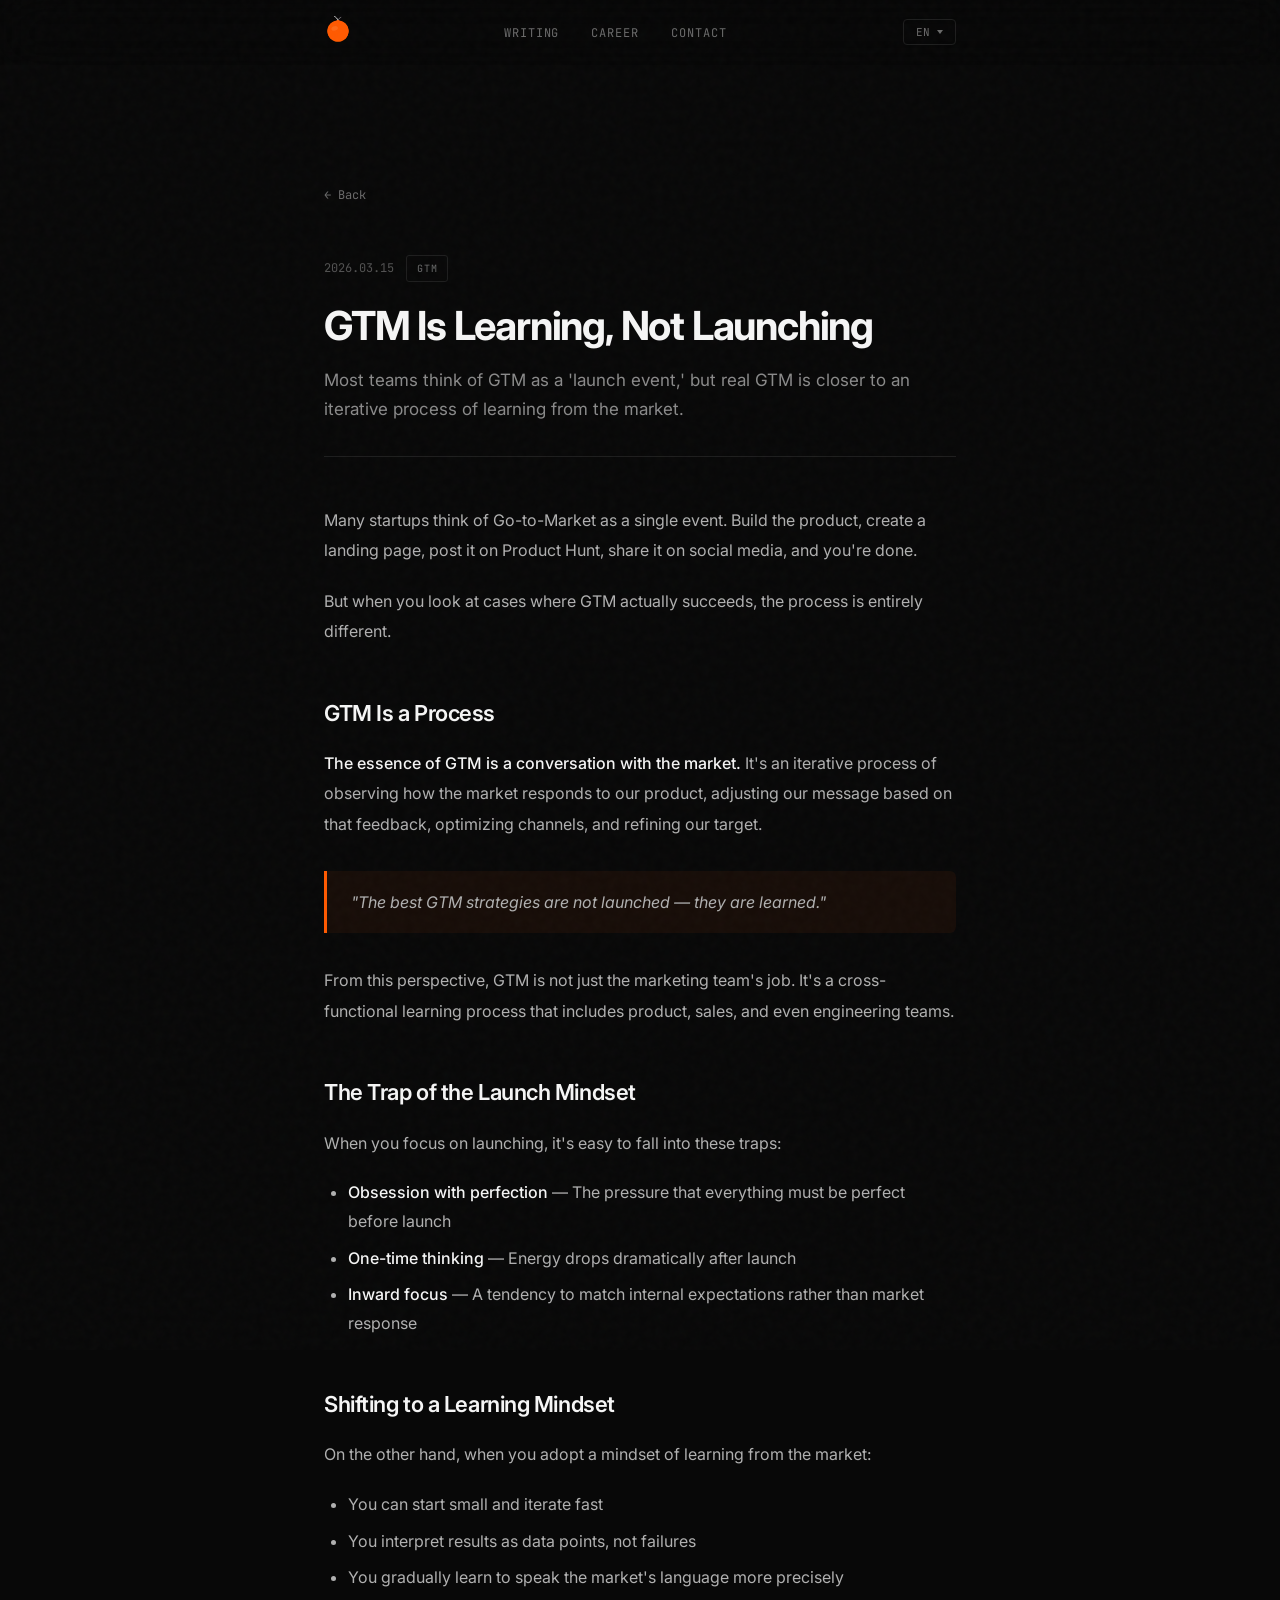
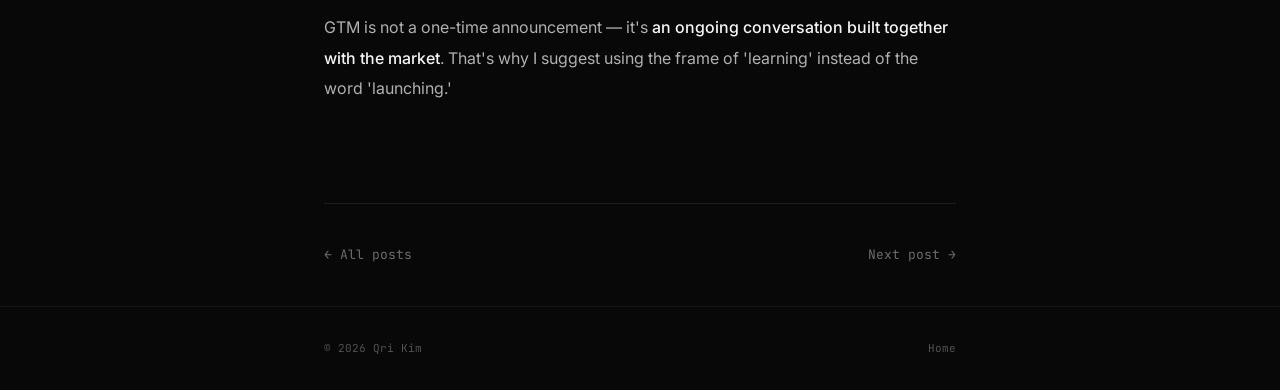
<file: posts/gtm-is-learning-not-launching.html>
<!DOCTYPE html>
<html lang="en">
<head>
  <meta charset="UTF-8">
  <meta name="viewport" content="width=device-width, initial-scale=1.0">
  <title>GTM은 런칭이 아니라 러닝이다 — Qri Kim</title>
  <meta name="description" content="대부분의 팀이 GTM을 '런칭 이벤트'로 생각하지만, 진짜 GTM은 시장에서 배우는 반복적 과정에 가깝다.">

  <!-- Open Graph -->
  <meta property="og:type" content="article">
  <meta property="og:title" content="GTM은 런칭이 아니라 러닝이다">
  <meta property="og:description" content="대부분의 팀이 GTM을 '런칭 이벤트'로 생각하지만, 진짜 GTM은 시장에서 배우는 반복적 과정에 가깝다.">
  <meta property="og:url" content="https://qrikim.com/posts/gtm-is-learning-not-launching">
  <meta property="og:site_name" content="Qri Kim">
  <meta property="og:locale" content="ko_KR">
  <meta property="article:author" content="Qri Kim">
  <meta property="article:published_time" content="2026-03-15">
  <meta property="article:tag" content="GTM">

  <!-- Twitter Card -->
  <meta name="twitter:card" content="summary_large_image">
  <meta name="twitter:site" content="@gyurinsight">
  <meta name="twitter:title" content="GTM은 런칭이 아니라 러닝이다">
  <meta name="twitter:description" content="대부분의 팀이 GTM을 '런칭 이벤트'로 생각하지만, 진짜 GTM은 시장에서 배우는 반복적 과정에 가깝다.">

  <link rel="canonical" href="https://qrikim.com/posts/gtm-is-learning-not-launching">
  <link rel="preconnect" href="https://fonts.googleapis.com">
  <link rel="preconnect" href="https://fonts.gstatic.com" crossorigin>
  <link href="https://fonts.googleapis.com/css2?family=Inter:wght@300;400;500;600;700&family=JetBrains+Mono:wght@400;500&display=swap" rel="stylesheet">
  <link rel="stylesheet" href="../style.css">
  <script type="application/ld+json">
  {
    "@context": "https://schema.org",
    "@type": "BlogPosting",
    "headline": "GTM Is Learning, Not Launching",
    "datePublished": "2026-03-15",
    "dateModified": "2026-03-31",
    "author": {
      "@type": "Person",
      "name": "Qri Kim",
      "url": "https://qrikim.com"
    },
    "publisher": {
      "@type": "Person",
      "name": "Qri Kim"
    },
    "description": "Most teams treat GTM as a launch event. Real GTM is an iterative process of learning from the market.",
    "mainEntityOfPage": {
      "@type": "WebPage",
      "@id": "https://qrikim.com/posts/gtm-is-learning-not-launching.html"
    },
    "keywords": ["GTM", "Go-to-Market", "Startup Strategy"]
  }
  </script>
</head>
<body>

  <div class="scroll-progress" id="scrollProgress"></div>
  <div class="grain"></div>

  <nav id="nav">
    <div class="container">
      <a href="../" class="nav-logo" aria-label="Home">
        <svg width="28" height="28" viewBox="0 0 100 100" fill="none" xmlns="http://www.w3.org/2000/svg"><circle cx="50" cy="54" r="38" fill="#FF5A00"/><ellipse cx="50" cy="54" rx="38" ry="36" fill="#FF5A00"/><ellipse cx="38" cy="44" rx="12" ry="8" fill="#FF7A2E" opacity="0.5" transform="rotate(-15 38 44)"/><path d="M50 16 C48 8, 42 4, 38 2" stroke="#f5f5f5" stroke-width="3" stroke-linecap="round" fill="none"/><path d="M50 16 C52 10, 56 6, 60 5" stroke="#f5f5f5" stroke-width="2.5" stroke-linecap="round" fill="none" opacity="0.6"/><ellipse cx="50" cy="18" rx="6" ry="4" fill="#FF5A00"/></svg>
      </a>
      <ul class="nav-links">
        <li><a href="../writing.html">Writing</a></li>
        <li><a href="../career.html">Career</a></li>
        <li><a href="../contact.html">Contact</a></li>
      </ul>
      <div class="lang-selector">
        <button class="lang-current">EN </button>
        <div class="lang-dropdown">
          <button class="lang-option active" data-lang="en">EN<span class="lang-name">English</span></button>
          <button class="lang-option" data-lang="ko">KO<span class="lang-name">한국어</span></button>
          <button class="lang-option" data-lang="ja">JA<span class="lang-name">日本語</span></button>
          <button class="lang-option" data-lang="zh">ZH<span class="lang-name">中文</span></button>
        </div>
      </div>
      <button class="nav-mobile-toggle" id="mobileToggle" aria-label="Menu">
        <span></span><span></span>
      </button>
    </div>
  </nav>

  <div class="mobile-menu" id="mobileMenu">
    <ul>
      <li><a href="../writing.html">Writing</a></li>
      <li><a href="../career.html">Career</a></li>
      <li><a href="../contact.html">Contact</a></li>
    </ul>
  </div>

  <main class="hero" style="padding-bottom: 0;">
    <div class="container">
      <div class="post-page-nav">
        <a href="../" class="back-link">&larr; Back</a>
      </div>

      <header class="post-page-header">
        <div class="post-page-meta">
          <span class="post-date">2026.03.15</span>
          <span class="post-tag">GTM</span>
        </div>
        <h1 class="post-page-title"><span class="en">GTM Is Learning, Not Launching</span><span class="ko">GTM은 런칭이 아니라 러닝이다</span><span class="ja">GTMはローンチではなくラーニングだ</span><span class="zh">GTM是学习，不是发布</span></h1>
        <p class="post-page-excerpt"><span class="en">Most teams think of GTM as a 'launch event,' but real GTM is closer to an iterative process of learning from the market.</span><span class="ko">대부분의 팀이 GTM을 '런칭 이벤트'로 생각하지만, 진짜 GTM은 시장에서 배우는 반복적 과정에 가깝다.</span><span class="ja">多くのチームがGTMを「ローンチイベント」だと考えるが、本当のGTMは市場から学ぶ反復的なプロセスに近い。</span><span class="zh">大多数团队把GTM当作"发布活动"，但真正的GTM更接近于从市场中学习的迭代过程。</span></p>
      </header>

      <article class="post-body">
        <p><span class="en">Many startups think of Go-to-Market as a single event. Build the product, create a landing page, post it on Product Hunt, share it on social media, and you're done.</span><span class="ko">많은 스타트업이 Go-to-Market을 하나의 이벤트로 생각한다. 제품을 만들고, 랜딩 페이지를 만들고, Product Hunt에 올리고, 소셜 미디어에 공유하면 끝이라고.</span><span class="ja">多くのスタートアップがGo-to-Marketを一つのイベントだと考えている。プロダクトを作り、ランディングページを作り、Product Huntに投稿し、SNSでシェアすれば終わりだと。</span><span class="zh">许多创业公司把Go-to-Market当作一次性事件。做好产品，做个落地页，发到Product Hunt上，在社交媒体上分享一下，就算完了。</span></p>

        <p><span class="en">But when you look at cases where GTM actually succeeds, the process is entirely different.</span><span class="ko">하지만 실제로 GTM이 성공하는 경우를 보면, 그 과정은 전혀 다르다.</span><span class="ja">しかし実際にGTMが成功するケースを見ると、そのプロセスはまったく異なる。</span><span class="zh">但当你观察那些GTM真正成功的案例时，过程完全不同。</span></p>

        <h2><span class="en">GTM Is a Process</span><span class="ko">GTM은 프로세스다</span><span class="ja">GTMはプロセスだ</span><span class="zh">GTM是一个过程</span></h2>

        <p><span class="en"><strong>The essence of GTM is a conversation with the market.</strong> It's an iterative process of observing how the market responds to our product, adjusting our message based on that feedback, optimizing channels, and refining our target.</span><span class="ko"><strong>GTM의 본질은 시장과의 대화</strong>다. 우리가 만든 제품이 시장에서 어떤 반응을 얻는지 관찰하고, 그 피드백을 바탕으로 메시지를 조정하고, 채널을 최적화하고, 타겟을 정제하는 반복적 과정이다.</span><span class="ja"><strong>GTMの本質は市場との対話</strong>だ。自分たちのプロダクトが市場でどのような反応を得るかを観察し、そのフィードバックを基にメッセージを調整し、チャネルを最適化し、ターゲットを精緻化する反復的なプロセスだ。</span><span class="zh"><strong>GTM的本质是与市场的对话。</strong>它是一个观察市场对我们产品的反应、根据反馈调整信息、优化渠道、精炼目标的迭代过程。</span></p>

        <blockquote>
          <p><span class="en">"The best GTM strategies are not launched — they are learned."</span><span class="ko">"The best GTM strategies are not launched — they are learned."</span><span class="ja">"最高のGTM戦略はローンチされるものではない — 学ばれるものだ。"</span><span class="zh">"最好的GTM策略不是发布出来的——而是学习出来的。"</span></p>
        </blockquote>

        <p><span class="en">From this perspective, GTM is not just the marketing team's job. It's a cross-functional learning process that includes product, sales, and even engineering teams.</span><span class="ko">이 관점에서 보면, GTM은 마케팅 팀만의 일이 아니다. 제품팀, 세일즈팀, 심지어 엔지니어링팀까지 포함한 크로스펑셔널한 학습 과정이다.</span><span class="ja">この観点から見ると、GTMはマーケティングチームだけの仕事ではない。プロダクト、セールス、さらにはエンジニアリングチームまで含むクロスファンクショナルな学習プロセスだ。</span><span class="zh">从这个角度来看，GTM不仅仅是市场团队的工作。它是一个包括产品、销售甚至工程团队在内的跨职能学习过程。</span></p>

        <h2><span class="en">The Trap of the Launch Mindset</span><span class="ko">런칭 마인드셋의 함정</span><span class="ja">ローンチマインドセットの罠</span><span class="zh">发布心态的陷阱</span></h2>

        <p><span class="en">When you focus on launching, it's easy to fall into these traps:</span><span class="ko">런칭에 집중하면 다음과 같은 함정에 빠지기 쉽다:</span><span class="ja">ローンチに集中すると、次のような罠に陥りやすい：</span><span class="zh">当你专注于发布时，很容易落入以下陷阱：</span></p>

        <ul>
          <li><span class="en"><strong>Obsession with perfection</strong> — The pressure that everything must be perfect before launch</span><span class="ko"><strong>완벽함에 대한 집착</strong> — 출시 전에 모든 것이 완벽해야 한다는 압박</span><span class="ja"><strong>完璧への執着</strong> — ローンチ前にすべてが完璧でなければならないというプレッシャー</span><span class="zh"><strong>对完美的执念</strong> ——发布前一切都必须完美的压力</span></li>
          <li><span class="en"><strong>One-time thinking</strong> — Energy drops dramatically after launch</span><span class="ko"><strong>일회성 사고</strong> — 런칭 후 에너지가 급격히 떨어짐</span><span class="ja"><strong>一回限りの思考</strong> — ローンチ後にエネルギーが急激に低下する</span><span class="zh"><strong>一次性思维</strong> ——发布后精力急剧下降</span></li>
          <li><span class="en"><strong>Inward focus</strong> — A tendency to match internal expectations rather than market response</span><span class="ko"><strong>내부 시선</strong> — 시장의 반응보다 내부 기대에 맞추려는 경향</span><span class="ja"><strong>内向きの視点</strong> — 市場の反応よりも社内の期待に合わせようとする傾向</span><span class="zh"><strong>向内聚焦</strong> ——倾向于迎合内部期望而非市场反应</span></li>
        </ul>

        <h2><span class="en">Shifting to a Learning Mindset</span><span class="ko">러닝 마인드셋으로의 전환</span><span class="ja">ラーニングマインドセットへの転換</span><span class="zh">转向学习心态</span></h2>

        <p><span class="en">On the other hand, when you adopt a mindset of learning from the market:</span><span class="ko">반면, 시장에서 배운다는 마인드셋을 가지면:</span><span class="ja">一方、市場から学ぶというマインドセットを持てば：</span><span class="zh">另一方面，当你采用从市场中学习的心态时：</span></p>

        <ul>
          <li><span class="en">You can start small and iterate fast</span><span class="ko">작게 시작해서 빠르게 반복할 수 있다</span><span class="ja">小さく始めて素早く反復できる</span><span class="zh">可以从小处开始，快速迭代</span></li>
          <li><span class="en">You interpret results as data points, not failures</span><span class="ko">실패가 아닌 데이터 포인트로 결과를 해석한다</span><span class="ja">結果を失敗ではなくデータポイントとして解釈する</span><span class="zh">将结果解读为数据点，而非失败</span></li>
          <li><span class="en">You gradually learn to speak the market's language more precisely</span><span class="ko">시장의 언어를 점점 정확하게 구사하게 된다</span><span class="ja">市場の言葉をより正確に使えるようになっていく</span><span class="zh">逐渐学会更精准地使用市场的语言</span></li>
        </ul>

        <p><span class="en">GTM is not a one-time announcement — it's <strong>an ongoing conversation built together with the market</strong>. That's why I suggest using the frame of 'learning' instead of the word 'launching.'</span><span class="ko">GTM은 한 번의 발표가 아니라, <strong>시장과 함께 만들어가는 지속적인 대화</strong>다. 그래서 나는 런칭이라는 단어 대신, 러닝이라는 프레임을 쓰자고 제안한다.</span><span class="ja">GTMは一度きりの発表ではなく、<strong>市場と共に作り上げていく継続的な対話</strong>だ。だからこそ私は「ローンチ」という言葉の代わりに「ラーニング」というフレームを使うことを提案する。</span><span class="zh">GTM不是一次性的公告——它是<strong>与市场共同构建的持续对话</strong>。这就是为什么我建议用"学习"的框架来代替"发布"这个词。</span></p>
      </article>

      <div class="post-footer-nav">
        <a href="../">&larr; All posts</a>
        <a href="why-brand-feels-awkward-in-b2b.html">Next post &rarr;</a>
      </div>
    </div>
  </main>

  <footer>
    <div class="container">
      <div class="footer-inner">
        <span class="footer-copy">&copy; 2026 Qri Kim</span>
        <div class="footer-links">
          <a href="../">Home</a>
        </div>
      </div>
    </div>
  </footer>

  <script src="../main.js"></script>
</body>
</html>
</file>
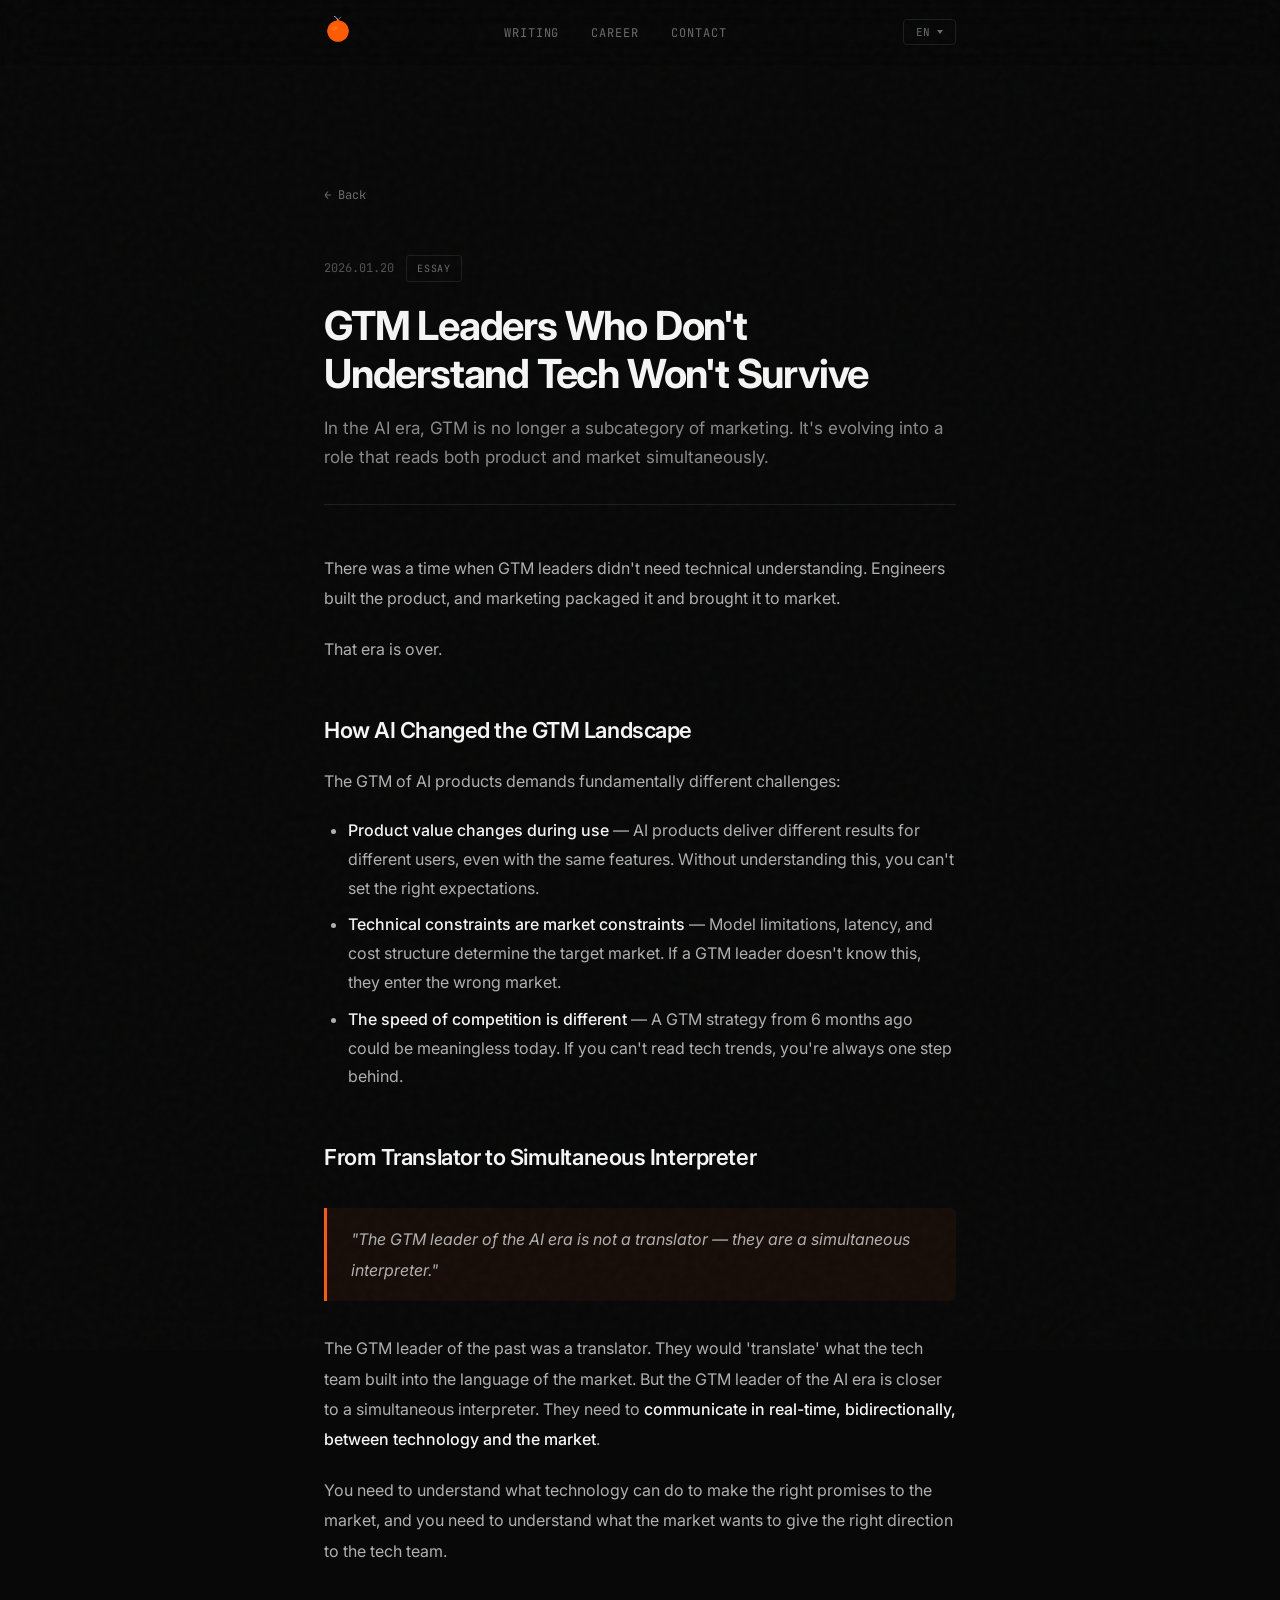
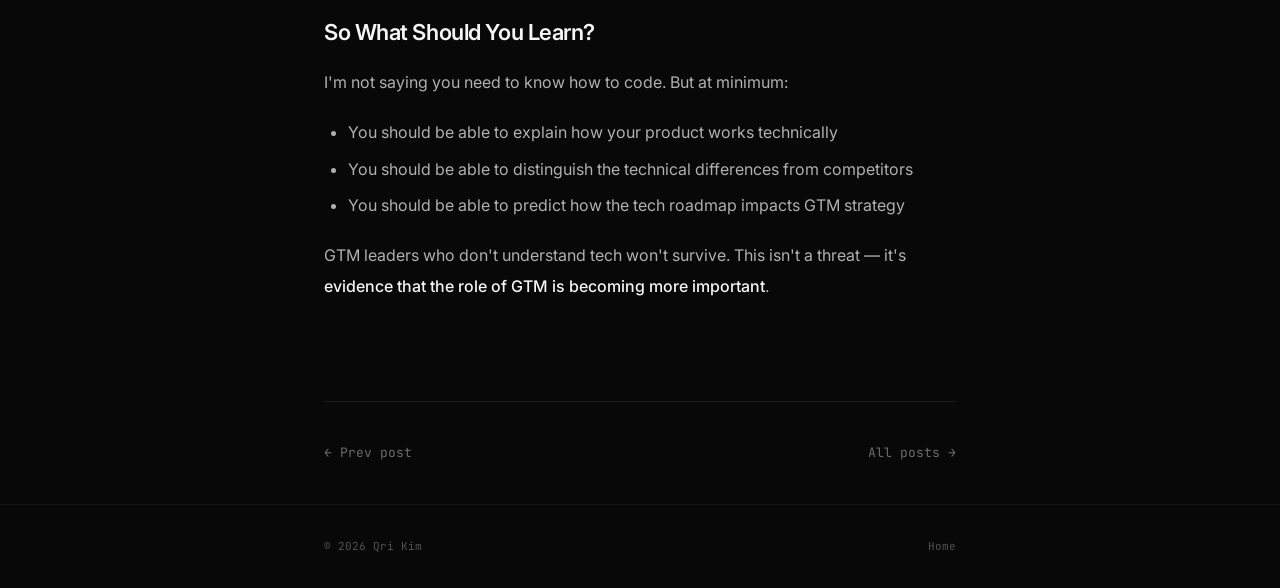
<file: posts/gtm-leaders-must-understand-tech.html>
<!DOCTYPE html>
<html lang="en">
<head>
  <meta charset="UTF-8">
  <meta name="viewport" content="width=device-width, initial-scale=1.0">
  <title>기술을 모르는 GTM 리더는 살아남을 수 없다 — Qri Kim</title>
  <meta name="description" content="AI 시대에 GTM은 더 이상 마케팅의 하위 카테고리가 아니다. 제품과 시장을 동시에 읽는 역할로 진화하고 있다.">

  <meta property="og:type" content="article">
  <meta property="og:title" content="기술을 모르는 GTM 리더는 살아남을 수 없다">
  <meta property="og:description" content="AI 시대에 GTM은 더 이상 마케팅의 하위 카테고리가 아니다. 제품과 시장을 동시에 읽는 역할로 진화하고 있다.">
  <meta property="og:url" content="https://qrikim.com/posts/gtm-leaders-must-understand-tech">
  <meta property="og:site_name" content="Qri Kim">
  <meta property="og:locale" content="ko_KR">
  <meta property="article:author" content="Qri Kim">
  <meta property="article:published_time" content="2026-01-20">
  <meta property="article:tag" content="Essay">

  <meta name="twitter:card" content="summary_large_image">
  <meta name="twitter:site" content="@gyurinsight">
  <meta name="twitter:title" content="기술을 모르는 GTM 리더는 살아남을 수 없다">
  <meta name="twitter:description" content="AI 시대에 GTM은 더 이상 마케팅의 하위 카테고리가 아니다.">

  <link rel="canonical" href="https://qrikim.com/posts/gtm-leaders-must-understand-tech">
  <link rel="preconnect" href="https://fonts.googleapis.com">
  <link rel="preconnect" href="https://fonts.gstatic.com" crossorigin>
  <link href="https://fonts.googleapis.com/css2?family=Inter:wght@300;400;500;600;700&family=JetBrains+Mono:wght@400;500&display=swap" rel="stylesheet">
  <link rel="stylesheet" href="../style.css">
  <script type="application/ld+json">
  {
    "@context": "https://schema.org",
    "@type": "BlogPosting",
    "headline": "GTM Leaders Who Don't Understand Tech Won't Survive",
    "datePublished": "2026-01-20",
    "dateModified": "2026-03-31",
    "author": {
      "@type": "Person",
      "name": "Qri Kim",
      "url": "https://qrikim.com"
    },
    "publisher": {
      "@type": "Person",
      "name": "Qri Kim"
    },
    "description": "In the AI era, GTM is no longer a subcategory of marketing. It's evolving into a role that reads both product and market simultaneously.",
    "mainEntityOfPage": {
      "@type": "WebPage",
      "@id": "https://qrikim.com/posts/gtm-leaders-must-understand-tech.html"
    },
    "keywords": ["GTM", "AI", "Technology", "Leadership"]
  }
  </script>
</head>
<body>

  <div class="scroll-progress" id="scrollProgress"></div>
  <div class="grain"></div>

  <nav id="nav">
    <div class="container">
      <a href="../" class="nav-logo" aria-label="Home">
        <svg width="28" height="28" viewBox="0 0 100 100" fill="none" xmlns="http://www.w3.org/2000/svg"><circle cx="50" cy="54" r="38" fill="#FF5A00"/><ellipse cx="50" cy="54" rx="38" ry="36" fill="#FF5A00"/><ellipse cx="38" cy="44" rx="12" ry="8" fill="#FF7A2E" opacity="0.5" transform="rotate(-15 38 44)"/><path d="M50 16 C48 8, 42 4, 38 2" stroke="#f5f5f5" stroke-width="3" stroke-linecap="round" fill="none"/><path d="M50 16 C52 10, 56 6, 60 5" stroke="#f5f5f5" stroke-width="2.5" stroke-linecap="round" fill="none" opacity="0.6"/><ellipse cx="50" cy="18" rx="6" ry="4" fill="#FF5A00"/></svg>
      </a>
      <ul class="nav-links">
        <li><a href="../writing.html">Writing</a></li>
        <li><a href="../career.html">Career</a></li>
        <li><a href="../contact.html">Contact</a></li>
      </ul>
      <div class="lang-selector">
        <button class="lang-current">EN </button>
        <div class="lang-dropdown">
          <button class="lang-option active" data-lang="en">EN<span class="lang-name">English</span></button>
          <button class="lang-option" data-lang="ko">KO<span class="lang-name">한국어</span></button>
          <button class="lang-option" data-lang="ja">JA<span class="lang-name">日本語</span></button>
          <button class="lang-option" data-lang="zh">ZH<span class="lang-name">中文</span></button>
        </div>
      </div>
      <button class="nav-mobile-toggle" id="mobileToggle" aria-label="Menu">
        <span></span><span></span>
      </button>
    </div>
  </nav>

  <div class="mobile-menu" id="mobileMenu">
    <ul>
      <li><a href="../writing.html">Writing</a></li>
      <li><a href="../career.html">Career</a></li>
      <li><a href="../contact.html">Contact</a></li>
    </ul>
  </div>

  <main class="hero" style="padding-bottom: 0;">
    <div class="container">
      <div class="post-page-nav">
        <a href="../" class="back-link">&larr; Back</a>
      </div>

      <header class="post-page-header">
        <div class="post-page-meta">
          <span class="post-date">2026.01.20</span>
          <span class="post-tag">Essay</span>
        </div>
        <h1 class="post-page-title"><span class="en">GTM Leaders Who Don't Understand Tech Won't Survive</span><span class="ko">기술을 모르는 GTM 리더는 살아남을 수 없다</span><span class="ja">テクノロジーを理解しないGTMリーダーは生き残れない</span><span class="zh">不懂技术的GTM领导者无法生存</span></h1>
        <p class="post-page-excerpt"><span class="en">In the AI era, GTM is no longer a subcategory of marketing. It's evolving into a role that reads both product and market simultaneously.</span><span class="ko">AI 시대에 GTM은 더 이상 마케팅의 하위 카테고리가 아니다. 제품과 시장을 동시에 읽는 역할로 진화하고 있다.</span><span class="ja">AI時代において、GTMはもはやマーケティングのサブカテゴリーではない。プロダクトと市場を同時に読む役割へと進化している。</span><span class="zh">在AI时代，GTM不再是营销的子类别。它正在演变为一个同时解读产品和市场的角色。</span></p>
      </header>

      <article class="post-body">
        <p><span class="en">There was a time when GTM leaders didn't need technical understanding. Engineers built the product, and marketing packaged it and brought it to market.</span><span class="ko">GTM 리더에게 기술적 이해가 필요하지 않던 시절이 있었다. 제품은 엔지니어가 만들고, 마케팅은 그것을 포장해서 시장에 내놓으면 됐다.</span><span class="ja">GTMリーダーに技術的な理解が必要なかった時代があった。プロダクトはエンジニアが作り、マーケティングはそれをパッケージにして市場に出せばよかった。</span><span class="zh">曾经有一段时间，GTM领导者不需要技术理解。工程师负责构建产品，市场部门负责包装并推向市场。</span></p>

        <p><span class="en">That era is over.</span><span class="ko">그 시절은 끝났다.</span><span class="ja">その時代は終わった。</span><span class="zh">那个时代已经结束了。</span></p>

        <h2><span class="en">How AI Changed the GTM Landscape</span><span class="ko">AI가 바꾼 GTM의 지형</span><span class="ja">AIが変えたGTMの地形</span><span class="zh">AI如何改变了GTM的格局</span></h2>

        <p><span class="en">The GTM of AI products demands fundamentally different challenges:</span><span class="ko">AI 제품의 GTM은 근본적으로 다른 도전을 요구한다:</span><span class="ja">AIプロダクトのGTMは根本的に異なる挑戦を求める：</span><span class="zh">AI产品的GTM面临着根本不同的挑战：</span></p>

        <ul>
          <li><span class="en"><strong>Product value changes during use</strong> — AI products deliver different results for different users, even with the same features. Without understanding this, you can't set the right expectations.</span><span class="ko"><strong>제품의 가치가 사용 과정에서 달라진다</strong> — AI 제품은 같은 기능도 사용자마다 다른 결과를 낸다. 이것을 이해하지 못하면 올바른 기대치를 설정할 수 없다.</span><span class="ja"><strong>使用過程でプロダクトの価値が変わる</strong> — AIプロダクトは同じ機能でもユーザーごとに異なる結果を出す。これを理解しなければ、適切な期待値を設定できない。</span><span class="zh"><strong>产品价值在使用过程中会变化</strong> ——AI产品即使功能相同，不同用户也会得到不同结果。如果不理解这一点，就无法设定正确的期望。</span></li>
          <li><span class="en"><strong>Technical constraints are market constraints</strong> — Model limitations, latency, and cost structure determine the target market. If a GTM leader doesn't know this, they enter the wrong market.</span><span class="ko"><strong>기술적 제약이 곧 시장 제약이다</strong> — 모델의 한계, 레이턴시, 비용 구조가 타겟 시장을 결정한다. GTM 리더가 이것을 모르면 잘못된 시장에 진입한다.</span><span class="ja"><strong>技術的制約は市場の制約だ</strong> — モデルの限界、レイテンシー、コスト構造がターゲット市場を決定する。GTMリーダーがこれを知らなければ、間違った市場に参入する。</span><span class="zh"><strong>技术约束即市场约束</strong> ——模型的局限性、延迟和成本结构决定了目标市场。如果GTM领导者不了解这些，就会进入错误的市场。</span></li>
          <li><span class="en"><strong>The speed of competition is different</strong> — A GTM strategy from 6 months ago could be meaningless today. If you can't read tech trends, you're always one step behind.</span><span class="ko"><strong>경쟁의 속도가 다르다</strong> — 6개월 전의 GTM 전략이 오늘은 무의미할 수 있다. 기술 트렌드를 읽지 못하면 항상 한 발 늦는다.</span><span class="ja"><strong>競争のスピードが違う</strong> — 6ヶ月前のGTM戦略が今日は無意味になりうる。テクノロジートレンドを読めなければ、常に一歩遅れる。</span><span class="zh"><strong>竞争速度不同</strong> ——6个月前的GTM策略今天可能已经毫无意义。如果你读不懂技术趋势，就总是慢一步。</span></li>
        </ul>

        <h2><span class="en">From Translator to Simultaneous Interpreter</span><span class="ko">번역가에서 통역사로</span><span class="ja">翻訳者から同時通訳者へ</span><span class="zh">从翻译到同声传译</span></h2>

        <blockquote>
          <p><span class="en">"The GTM leader of the AI era is not a translator — they are a simultaneous interpreter."</span><span class="ko">"The GTM leader of the AI era is not a translator — they are a simultaneous interpreter."</span><span class="ja">"AI時代のGTMリーダーは翻訳者ではない — 同時通訳者だ。"</span><span class="zh">"AI时代的GTM领导者不是翻译——而是同声传译。"</span></p>
        </blockquote>

        <p><span class="en">The GTM leader of the past was a translator. They would 'translate' what the tech team built into the language of the market. But the GTM leader of the AI era is closer to a simultaneous interpreter. They need to <strong>communicate in real-time, bidirectionally, between technology and the market</strong>.</span><span class="ko">과거의 GTM 리더는 번역가였다. 기술팀이 만든 것을 시장의 언어로 '번역'하면 됐다. 하지만 AI 시대의 GTM 리더는 통역사에 가깝다. <strong>기술과 시장 사이에서 실시간으로 양방향 소통</strong>을 해야 한다.</span><span class="ja">過去のGTMリーダーは翻訳者だった。技術チームが作ったものを市場の言葉に「翻訳」すればよかった。しかしAI時代のGTMリーダーは同時通訳者に近い。<strong>テクノロジーと市場の間でリアルタイムに双方向のコミュニケーション</strong>を行う必要がある。</span><span class="zh">过去的GTM领导者是翻译。他们只需把技术团队构建的东西"翻译"成市场的语言。但AI时代的GTM领导者更像同声传译。他们需要<strong>在技术和市场之间进行实时的双向沟通</strong>。</span></p>

        <p><span class="en">You need to understand what technology can do to make the right promises to the market, and you need to understand what the market wants to give the right direction to the tech team.</span><span class="ko">기술이 뭘 할 수 있는지 이해해야 시장에 올바른 약속을 할 수 있고, 시장이 뭘 원하는지 이해해야 기술팀에 올바른 방향을 제시할 수 있다.</span><span class="ja">テクノロジーに何ができるかを理解してこそ市場に正しい約束ができ、市場が何を求めているかを理解してこそ技術チームに正しい方向を示せる。</span><span class="zh">你需要理解技术能做什么，才能向市场做出正确的承诺；你需要理解市场想要什么，才能给技术团队指明正确的方向。</span></p>

        <h2><span class="en">So What Should You Learn?</span><span class="ko">그래서 무엇을 배워야 하는가</span><span class="ja">では何を学ぶべきか</span><span class="zh">那么应该学什么</span></h2>

        <p><span class="en">I'm not saying you need to know how to code. But at minimum:</span><span class="ko">코드를 짤 줄 알아야 한다는 게 아니다. 하지만 최소한:</span><span class="ja">コードが書けなければならないということではない。しかし最低限：</span><span class="zh">我不是说你需要会写代码。但至少：</span></p>

        <ul>
          <li><span class="en">You should be able to explain how your product works technically</span><span class="ko">자사 제품의 기술적 작동 원리를 설명할 수 있어야 한다</span><span class="ja">自社プロダクトの技術的な仕組みを説明できるべきだ</span><span class="zh">你应该能够解释自家产品的技术工作原理</span></li>
          <li><span class="en">You should be able to distinguish the technical differences from competitors</span><span class="ko">경쟁 제품과의 기술적 차이를 구분할 수 있어야 한다</span><span class="ja">競合プロダクトとの技術的な違いを区別できるべきだ</span><span class="zh">你应该能够区分与竞品的技术差异</span></li>
          <li><span class="en">You should be able to predict how the tech roadmap impacts GTM strategy</span><span class="ko">기술 로드맵이 GTM 전략에 미치는 영향을 예측할 수 있어야 한다</span><span class="ja">技術ロードマップがGTM戦略に与える影響を予測できるべきだ</span><span class="zh">你应该能够预测技术路线图对GTM策略的影响</span></li>
        </ul>

        <p><span class="en">GTM leaders who don't understand tech won't survive. This isn't a threat — it's <strong>evidence that the role of GTM is becoming more important</strong>.</span><span class="ko">기술을 모르는 GTM 리더는 살아남을 수 없다. 이것은 위협이 아니라, <strong>GTM이라는 역할이 더 중요해지고 있다는 증거</strong>다.</span><span class="ja">テクノロジーを理解しないGTMリーダーは生き残れない。これは脅しではなく、<strong>GTMという役割がより重要になっている証拠</strong>だ。</span><span class="zh">不懂技术的GTM领导者无法生存。这不是威胁——而是<strong>GTM这个角色正在变得更加重要的证明</strong>。</span></p>
      </article>

      <div class="post-footer-nav">
        <a href="why-brand-feels-awkward-in-b2b.html">&larr; Prev post</a>
        <a href="../">All posts &rarr;</a>
      </div>
    </div>
  </main>

  <footer>
    <div class="container">
      <div class="footer-inner">
        <span class="footer-copy">&copy; 2026 Qri Kim</span>
        <div class="footer-links">
          <a href="../">Home</a>
        </div>
      </div>
    </div>
  </footer>

  <script src="../main.js"></script>
</body>
</html>
</file>
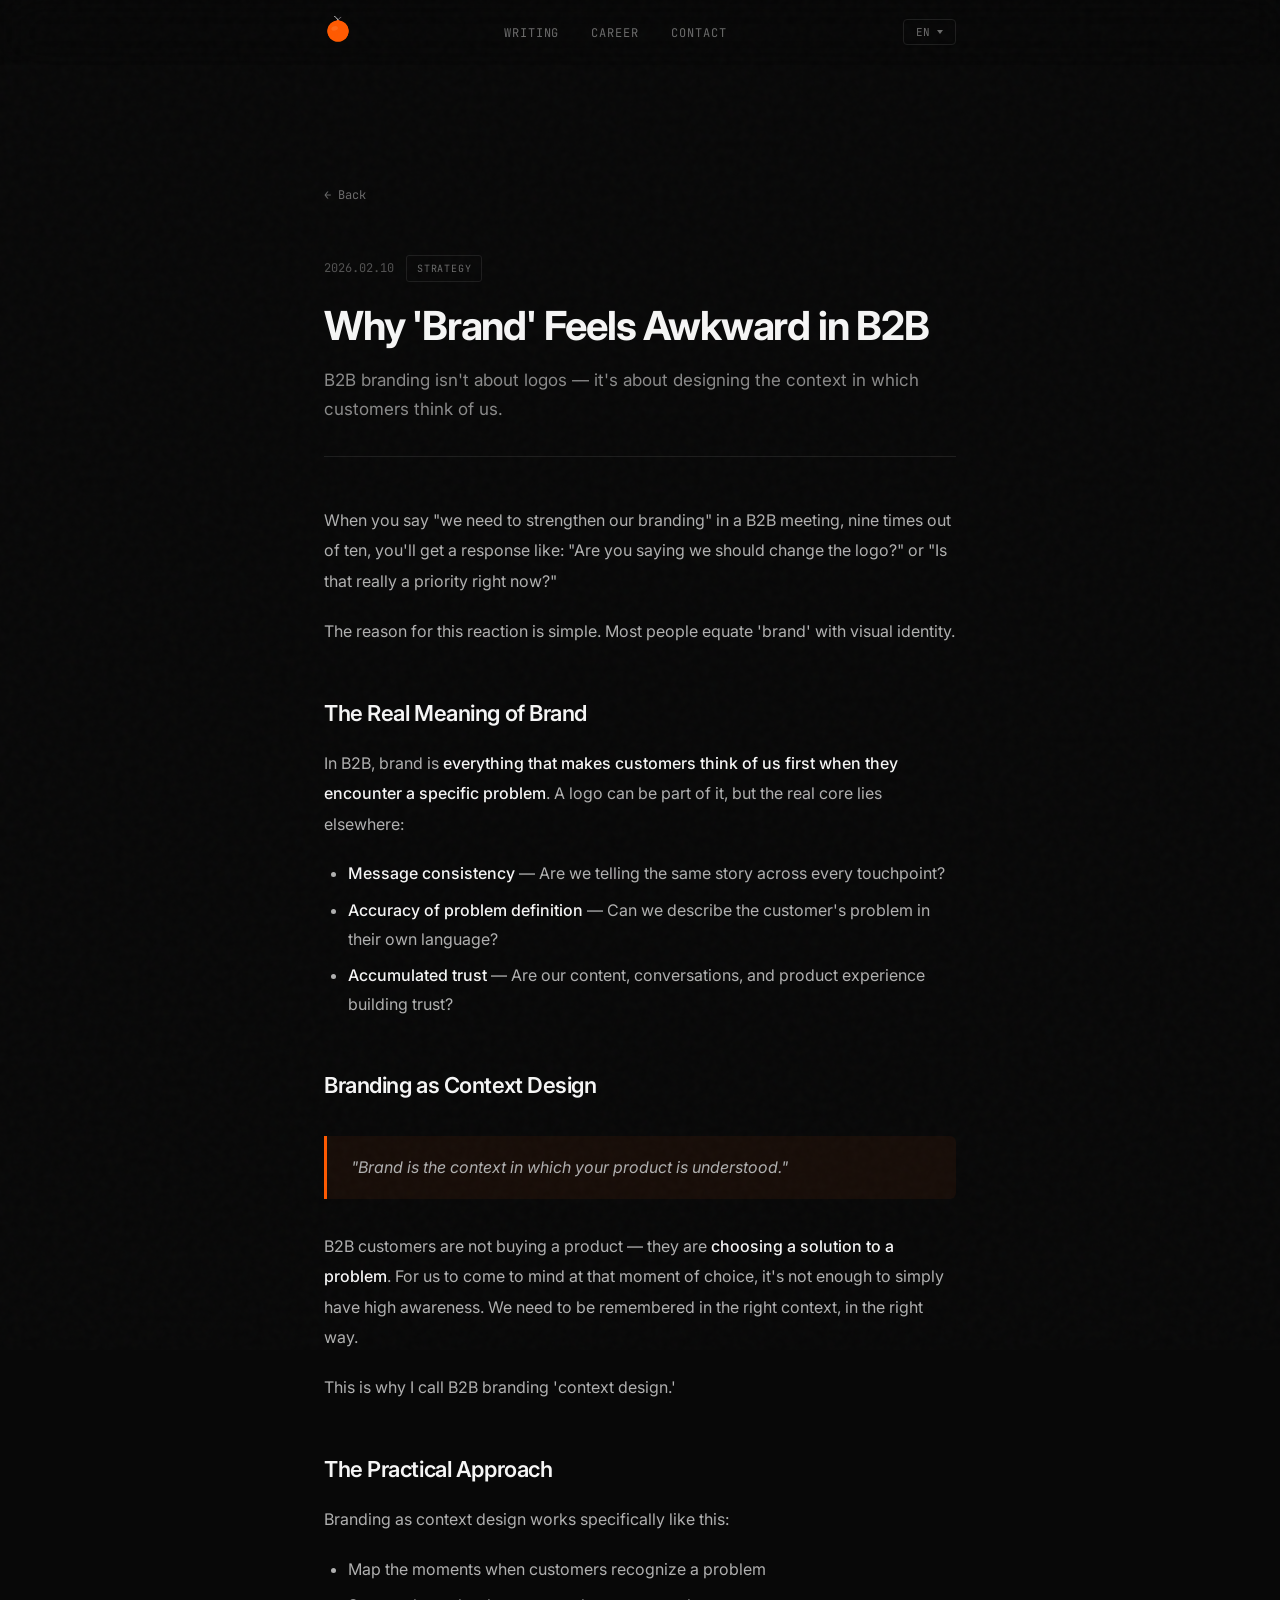
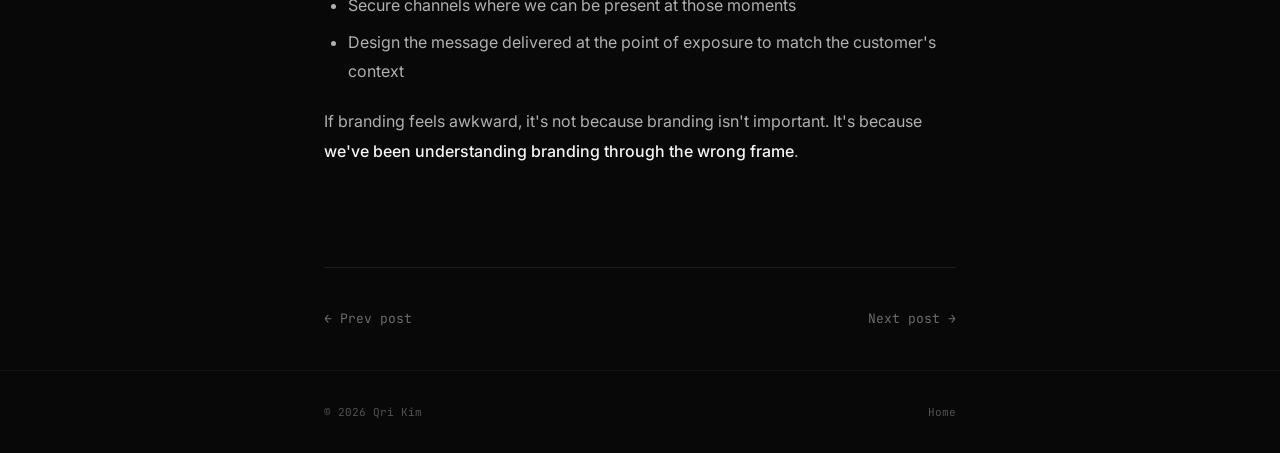
<file: posts/why-brand-feels-awkward-in-b2b.html>
<!DOCTYPE html>
<html lang="en">
<head>
  <meta charset="UTF-8">
  <meta name="viewport" content="width=device-width, initial-scale=1.0">
  <title>B2B에서 '브랜드'라는 말이 불편한 이유 — Qri Kim</title>
  <meta name="description" content="B2B 브랜딩은 로고가 아니라, 고객이 우리를 떠올리는 맥락을 설계하는 일이다.">

  <meta property="og:type" content="article">
  <meta property="og:title" content="B2B에서 '브랜드'라는 말이 불편한 이유">
  <meta property="og:description" content="B2B 브랜딩은 로고가 아니라, 고객이 우리를 떠올리는 맥락을 설계하는 일이다.">
  <meta property="og:url" content="https://qrikim.com/posts/why-brand-feels-awkward-in-b2b">
  <meta property="og:site_name" content="Qri Kim">
  <meta property="og:locale" content="ko_KR">
  <meta property="article:author" content="Qri Kim">
  <meta property="article:published_time" content="2026-02-10">
  <meta property="article:tag" content="Strategy">

  <meta name="twitter:card" content="summary_large_image">
  <meta name="twitter:site" content="@gyurinsight">
  <meta name="twitter:title" content="B2B에서 '브랜드'라는 말이 불편한 이유">
  <meta name="twitter:description" content="B2B 브랜딩은 로고가 아니라, 고객이 우리를 떠올리는 맥락을 설계하는 일이다.">

  <link rel="canonical" href="https://qrikim.com/posts/why-brand-feels-awkward-in-b2b">
  <link rel="preconnect" href="https://fonts.googleapis.com">
  <link rel="preconnect" href="https://fonts.gstatic.com" crossorigin>
  <link href="https://fonts.googleapis.com/css2?family=Inter:wght@300;400;500;600;700&family=JetBrains+Mono:wght@400;500&display=swap" rel="stylesheet">
  <link rel="stylesheet" href="../style.css">
  <script type="application/ld+json">
  {
    "@context": "https://schema.org",
    "@type": "BlogPosting",
    "headline": "Why 'Brand' Feels Awkward in B2B",
    "datePublished": "2026-02-10",
    "dateModified": "2026-03-31",
    "author": {
      "@type": "Person",
      "name": "Qri Kim",
      "url": "https://qrikim.com"
    },
    "publisher": {
      "@type": "Person",
      "name": "Qri Kim"
    },
    "description": "B2B branding isn't about logos — it's about designing the context in which customers think of us.",
    "mainEntityOfPage": {
      "@type": "WebPage",
      "@id": "https://qrikim.com/posts/why-brand-feels-awkward-in-b2b.html"
    },
    "keywords": ["B2B", "Branding", "Strategy", "Context Design"]
  }
  </script>
</head>
<body>

  <div class="scroll-progress" id="scrollProgress"></div>
  <div class="grain"></div>

  <nav id="nav">
    <div class="container">
      <a href="../" class="nav-logo" aria-label="Home">
        <svg width="28" height="28" viewBox="0 0 100 100" fill="none" xmlns="http://www.w3.org/2000/svg"><circle cx="50" cy="54" r="38" fill="#FF5A00"/><ellipse cx="50" cy="54" rx="38" ry="36" fill="#FF5A00"/><ellipse cx="38" cy="44" rx="12" ry="8" fill="#FF7A2E" opacity="0.5" transform="rotate(-15 38 44)"/><path d="M50 16 C48 8, 42 4, 38 2" stroke="#f5f5f5" stroke-width="3" stroke-linecap="round" fill="none"/><path d="M50 16 C52 10, 56 6, 60 5" stroke="#f5f5f5" stroke-width="2.5" stroke-linecap="round" fill="none" opacity="0.6"/><ellipse cx="50" cy="18" rx="6" ry="4" fill="#FF5A00"/></svg>
      </a>
      <ul class="nav-links">
        <li><a href="../writing.html">Writing</a></li>
        <li><a href="../career.html">Career</a></li>
        <li><a href="../contact.html">Contact</a></li>
      </ul>
      <div class="lang-selector">
        <button class="lang-current">EN </button>
        <div class="lang-dropdown">
          <button class="lang-option active" data-lang="en">EN<span class="lang-name">English</span></button>
          <button class="lang-option" data-lang="ko">KO<span class="lang-name">한국어</span></button>
          <button class="lang-option" data-lang="ja">JA<span class="lang-name">日本語</span></button>
          <button class="lang-option" data-lang="zh">ZH<span class="lang-name">中文</span></button>
        </div>
      </div>
      <button class="nav-mobile-toggle" id="mobileToggle" aria-label="Menu">
        <span></span><span></span>
      </button>
    </div>
  </nav>

  <div class="mobile-menu" id="mobileMenu">
    <ul>
      <li><a href="../writing.html">Writing</a></li>
      <li><a href="../career.html">Career</a></li>
      <li><a href="../contact.html">Contact</a></li>
    </ul>
  </div>

  <main class="hero" style="padding-bottom: 0;">
    <div class="container">
      <div class="post-page-nav">
        <a href="../" class="back-link">&larr; Back</a>
      </div>

      <header class="post-page-header">
        <div class="post-page-meta">
          <span class="post-date">2026.02.10</span>
          <span class="post-tag">Strategy</span>
        </div>
        <h1 class="post-page-title"><span class="en">Why 'Brand' Feels Awkward in B2B</span><span class="ko">B2B에서 '브랜드'라는 말이 불편한 이유</span><span class="ja">B2Bで「ブランド」という言葉が居心地悪い理由</span><span class="zh">为什么"品牌"在B2B中让人尴尬</span></h1>
        <p class="post-page-excerpt"><span class="en">B2B branding isn't about logos — it's about designing the context in which customers think of us.</span><span class="ko">B2B 브랜딩은 로고가 아니라, 고객이 우리를 떠올리는 맥락을 설계하는 일이다.</span><span class="ja">B2Bブランディングはロゴではなく、顧客が私たちを思い出す文脈を設計することだ。</span><span class="zh">B2B品牌建设不是关于标志——而是设计客户想到我们的场景。</span></p>
      </header>

      <article class="post-body">
        <p><span class="en">When you say "we need to strengthen our branding" in a B2B meeting, nine times out of ten, you'll get a response like: "Are you saying we should change the logo?" or "Is that really a priority right now?"</span><span class="ko">B2B 미팅에서 "브랜딩을 강화해야 합니다"라고 말하면, 십중팔구 이런 반응이 돌아온다. "로고를 바꾸자는 건가요?" 또는 "그게 지금 우선순위인가요?"</span><span class="ja">B2Bのミーティングで「ブランディングを強化すべきです」と言うと、十中八九こんな反応が返ってくる。「ロゴを変えるということですか？」あるいは「それは今の優先事項ですか？」</span><span class="zh">在B2B会议中说"我们需要加强品牌建设"，十有八九会得到这样的回应："你是说要换标志？"或者"这真的是现在的优先事项吗？"</span></p>

        <p><span class="en">The reason for this reaction is simple. Most people equate 'brand' with visual identity.</span><span class="ko">이런 반응이 나오는 이유는 간단하다. 대부분의 사람들이 '브랜드'를 시각적 아이덴티티와 동일시하기 때문이다.</span><span class="ja">この反応の理由はシンプルだ。ほとんどの人が「ブランド」をビジュアルアイデンティティと同一視しているからだ。</span><span class="zh">这种反应的原因很简单。大多数人把"品牌"等同于视觉识别。</span></p>

        <h2><span class="en">The Real Meaning of Brand</span><span class="ko">브랜드의 진짜 의미</span><span class="ja">ブランドの本当の意味</span><span class="zh">品牌的真正含义</span></h2>

        <p><span class="en">In B2B, brand is <strong>everything that makes customers think of us first when they encounter a specific problem</strong>. A logo can be part of it, but the real core lies elsewhere:</span><span class="ko">B2B에서 브랜드는 <strong>고객이 특정 문제를 마주했을 때 우리를 가장 먼저 떠올리게 만드는 모든 것</strong>이다. 로고도 그 일부일 수 있지만, 진짜 핵심은 다른 곳에 있다:</span><span class="ja">B2Bにおけるブランドとは、<strong>顧客が特定の課題に直面したとき、真っ先に私たちを思い浮かべるようにするすべてのもの</strong>だ。ロゴもその一部かもしれないが、本当の核心は別のところにある：</span><span class="zh">在B2B中，品牌是<strong>让客户在遇到特定问题时首先想到我们的一切</strong>。标志可以是其中一部分，但真正的核心在别处：</span></p>

        <ul>
          <li><span class="en"><strong>Message consistency</strong> — Are we telling the same story across every touchpoint?</span><span class="ko"><strong>메시지의 일관성</strong> — 모든 터치포인트에서 같은 이야기를 하고 있는가</span><span class="ja"><strong>メッセージの一貫性</strong> — すべてのタッチポイントで同じストーリーを語っているか</span><span class="zh"><strong>信息一致性</strong> ——我们在每个触点上讲的是同一个故事吗？</span></li>
          <li><span class="en"><strong>Accuracy of problem definition</strong> — Can we describe the customer's problem in their own language?</span><span class="ko"><strong>문제 정의의 정확성</strong> — 고객의 문제를 그들의 언어로 설명할 수 있는가</span><span class="ja"><strong>課題定義の正確さ</strong> — 顧客の課題を彼らの言葉で説明できるか</span><span class="zh"><strong>问题定义的准确性</strong> ——我们能用客户自己的语言描述他们的问题吗？</span></li>
          <li><span class="en"><strong>Accumulated trust</strong> — Are our content, conversations, and product experience building trust?</span><span class="ko"><strong>신뢰의 축적</strong> — 콘텐츠, 대화, 제품 경험이 신뢰를 쌓고 있는가</span><span class="ja"><strong>信頼の蓄積</strong> — コンテンツ、会話、プロダクト体験が信頼を積み上げているか</span><span class="zh"><strong>信任的积累</strong> ——我们的内容、对话和产品体验在建立信任吗？</span></li>
        </ul>

        <h2><span class="en">Branding as Context Design</span><span class="ko">맥락 설계로서의 브랜딩</span><span class="ja">コンテキストデザインとしてのブランディング</span><span class="zh">品牌建设即场景设计</span></h2>

        <blockquote>
          <p><span class="en">"Brand is the context in which your product is understood."</span><span class="ko">"Brand is the context in which your product is understood."</span><span class="ja">"ブランドとは、あなたのプロダクトが理解される文脈である。"</span><span class="zh">"品牌是你的产品被理解的场景。"</span></p>
        </blockquote>

        <p><span class="en">B2B customers are not buying a product — they are <strong>choosing a solution to a problem</strong>. For us to come to mind at that moment of choice, it's not enough to simply have high awareness. We need to be remembered in the right context, in the right way.</span><span class="ko">B2B 고객은 제품을 구매하는 것이 아니라, <strong>문제에 대한 해결책을 선택</strong>하는 것이다. 그 선택의 순간에 우리가 떠오르려면, 단순히 인지도가 높은 것으로는 부족하다. 올바른 맥락에서, 올바른 방식으로 기억되어야 한다.</span><span class="ja">B2Bの顧客はプロダクトを購入しているのではなく、<strong>課題に対する解決策を選択</strong>しているのだ。その選択の瞬間に私たちが思い浮かぶためには、単に認知度が高いだけでは足りない。正しい文脈で、正しい形で記憶される必要がある。</span><span class="zh">B2B客户不是在购买产品——他们是在<strong>选择解决问题的方案</strong>。要在选择的那一刻被想起，仅仅知名度高是不够的。我们需要在正确的场景中，以正确的方式被记住。</span></p>

        <p><span class="en">This is why I call B2B branding 'context design.'</span><span class="ko">이것이 내가 B2B 브랜딩을 '맥락 설계'라고 부르는 이유다.</span><span class="ja">これが私がB2Bブランディングを「コンテキストデザイン」と呼ぶ理由だ。</span><span class="zh">这就是我把B2B品牌建设称为"场景设计"的原因。</span></p>

        <h2><span class="en">The Practical Approach</span><span class="ko">실무에서의 접근</span><span class="ja">実務でのアプローチ</span><span class="zh">实践中的方法</span></h2>

        <p><span class="en">Branding as context design works specifically like this:</span><span class="ko">맥락 설계로서의 브랜딩은 구체적으로 이렇게 작동한다:</span><span class="ja">コンテキストデザインとしてのブランディングは、具体的にはこのように機能する：</span><span class="zh">作为场景设计的品牌建设具体是这样运作的：</span></p>

        <ul>
          <li><span class="en">Map the moments when customers recognize a problem</span><span class="ko">고객이 문제를 인식하는 순간을 매핑한다</span><span class="ja">顧客が課題を認識する瞬間をマッピングする</span><span class="zh">梳理客户意识到问题的时刻</span></li>
          <li><span class="en">Secure channels where we can be present at those moments</span><span class="ko">그 순간에 우리가 노출될 수 있는 채널을 확보한다</span><span class="ja">その瞬間に私たちが露出できるチャネルを確保する</span><span class="zh">确保在那些时刻我们能出现的渠道</span></li>
          <li><span class="en">Design the message delivered at the point of exposure to match the customer's context</span><span class="ko">노출 시점에 전달하는 메시지가 고객의 맥락과 일치하도록 설계한다</span><span class="ja">露出時点で伝えるメッセージが顧客の文脈と一致するように設計する</span><span class="zh">设计在曝光时传递的信息，使其与客户的场景相匹配</span></li>
        </ul>

        <p><span class="en">If branding feels awkward, it's not because branding isn't important. It's because <strong>we've been understanding branding through the wrong frame</strong>.</span><span class="ko">브랜딩이 불편하게 느껴진다면, 그것은 브랜딩이 중요하지 않아서가 아니다. <strong>우리가 브랜딩을 잘못된 프레임으로 이해하고 있기 때문</strong>이다.</span><span class="ja">ブランディングが居心地悪く感じるなら、それはブランディングが重要でないからではない。<strong>私たちがブランディングを間違ったフレームで理解しているから</strong>だ。</span><span class="zh">如果品牌建设让人觉得尴尬，那不是因为品牌不重要。而是因为<strong>我们一直在用错误的框架理解品牌</strong>。</span></p>
      </article>

      <div class="post-footer-nav">
        <a href="gtm-is-learning-not-launching.html">&larr; Prev post</a>
        <a href="gtm-leaders-must-understand-tech.html">Next post &rarr;</a>
      </div>
    </div>
  </main>

  <footer>
    <div class="container">
      <div class="footer-inner">
        <span class="footer-copy">&copy; 2026 Qri Kim</span>
        <div class="footer-links">
          <a href="../">Home</a>
        </div>
      </div>
    </div>
  </footer>

  <script src="../main.js"></script>
</body>
</html>
</file>
<file: style.css>
:root {
  --black: #080808;
  --white: #f5f5f5;
  --gray-50: #fafafa;
  --gray-100: #e5e5e5;
  --gray-300: #b0b0b0;
  --gray-400: #8a8a8a;
  --gray-500: #6b6b6b;
  --gray-600: #525252;
  --gray-700: #3a3a3a;
  --gray-800: #1e1e1e;
  --gray-900: #141414;
  --orange: #FF5A00;
  --orange-dim: rgba(255, 90, 0, 0.06);
  --font-sans: 'Inter', -apple-system, BlinkMacSystemFont, sans-serif;
  --font-mono: 'JetBrains Mono', ui-monospace, monospace;
}

* { margin: 0; padding: 0; box-sizing: border-box; }
html { scroll-behavior: smooth; }

body {
  font-family: var(--font-sans);
  background: var(--black);
  color: var(--white);
  line-height: 1.7;
  -webkit-font-smoothing: antialiased;
  -moz-osx-font-smoothing: grayscale;
  overflow-x: hidden;
}

::selection {
  background: var(--orange);
  color: var(--black);
}

a { color: inherit; text-decoration: none; }

/* Prevent word/sentence clipping across languages */
body {
  word-break: keep-all;
  overflow-wrap: break-word;
  word-wrap: break-word;
  -webkit-hyphens: auto;
  hyphens: auto;
}

body.lang-en, body.lang-en * {
  word-break: normal;
}

body.lang-ja, body.lang-ja * {
  word-break: normal;
  line-break: strict;
}

body.lang-zh, body.lang-zh * {
  word-break: normal;
  line-break: strict;
}

/* Scroll progress */
.scroll-progress {
  position: fixed;
  top: 0;
  left: 0;
  height: 2px;
  background: var(--orange);
  z-index: 200;
  width: 0%;
}

/* Grain */
.grain {
  position: fixed;
  top: -50%; left: -50%;
  width: 200%; height: 200%;
  z-index: 999;
  pointer-events: none;
  opacity: 0.025;
  background-image: url("data:image/svg+xml,%3Csvg viewBox='0 0 256 256' xmlns='http://www.w3.org/2000/svg'%3E%3Cfilter id='noise'%3E%3CfeTurbulence type='fractalNoise' baseFrequency='0.9' numOctaves='4' stitchTiles='stitch'/%3E%3C/filter%3E%3Crect width='100%25' height='100%25' filter='url(%23noise)'/%3E%3C/svg%3E");
}

/* Layout */
.container {
  max-width: 680px;
  margin: 0 auto;
  padding: 0 24px;
}

/* ========== Navigation ========== */
nav {
  position: fixed;
  top: 0; left: 0; right: 0;
  z-index: 100;
  padding: 16px 0;
  background: rgba(8, 8, 8, 0.6);
  backdrop-filter: blur(24px) saturate(1.2);
  -webkit-backdrop-filter: blur(24px) saturate(1.2);
  border-bottom: 1px solid transparent;
  transition: border-color 0.4s ease;
}

nav.scrolled {
  border-bottom-color: var(--gray-800);
}

nav .container {
  display: flex;
  justify-content: space-between;
  align-items: center;
}

.nav-logo {
  font-size: 24px;
  line-height: 1;
  transition: transform 0.3s;
  display: inline-block;
}

.nav-logo:hover {
  transform: rotate(-15deg) scale(1.1);
}

.nav-links {
  display: flex;
  gap: 32px;
  list-style: none;
}

.nav-links a {
  font-family: var(--font-mono);
  font-size: 12px;
  text-transform: uppercase;
  letter-spacing: 0.08em;
  color: var(--gray-500);
  transition: color 0.3s;
  position: relative;
}

.nav-links a::after {
  content: '';
  position: absolute;
  bottom: -4px; left: 0;
  width: 100%; height: 1px;
  background: var(--white);
  transform: scaleX(0);
  transform-origin: right;
  transition: transform 0.3s ease;
}

.nav-links a:hover { color: var(--white); }
.nav-links a:hover::after { transform: scaleX(1); transform-origin: left; }

/* Mobile toggle — hidden on desktop, shown on mobile via media query */
.nav-mobile-toggle {
  display: none;
  flex-direction: column;
  gap: 6px;
  background: none;
  border: none;
  cursor: pointer;
  padding: 4px;
  z-index: 110;
}

.nav-mobile-toggle span {
  display: block;
  width: 20px;
  height: 1.5px;
  background: var(--white);
  transition: all 0.3s;
}

.nav-mobile-toggle.active span:first-child {
  transform: rotate(45deg) translate(3px, 3px);
}

.nav-mobile-toggle.active span:last-child {
  transform: rotate(-45deg) translate(3px, -3px);
}

/* Mobile menu */
.mobile-menu {
  display: none;
  position: fixed;
  top: 0; left: 0; right: 0; bottom: 0;
  z-index: 99;
  background: var(--black);
  align-items: center;
  justify-content: center;
}

.mobile-menu.open {
  display: flex;
}

.mobile-menu ul {
  list-style: none;
  text-align: center;
}

.mobile-menu ul li {
  margin-bottom: 32px;
}

.mobile-menu ul a {
  font-family: var(--font-mono);
  font-size: 18px;
  text-transform: uppercase;
  letter-spacing: 0.12em;
  color: var(--gray-400);
  transition: color 0.3s;
}

.mobile-menu ul a:hover {
  color: var(--orange);
}

/* ========== Hero ========== */
.hero {
  padding: 180px 0 100px;
}

.hero-label {
  font-family: var(--font-mono);
  font-size: 12px;
  text-transform: uppercase;
  letter-spacing: 0.12em;
  color: var(--orange);
  margin-bottom: 24px;
  display: flex;
  align-items: center;
  gap: 8px;
}

.status-dot {
  width: 6px; height: 6px;
  background: var(--orange);
  border-radius: 50%;
  animation: pulse 2s ease-in-out infinite;
}

@keyframes pulse {
  0%, 100% { opacity: 1; box-shadow: 0 0 0 0 rgba(255, 90, 0, 0.4); }
  50% { opacity: 0.5; box-shadow: 0 0 0 6px rgba(255, 90, 0, 0); }
}

.hero-name {
  font-size: clamp(48px, 8vw, 80px);
  font-weight: 700;
  letter-spacing: -0.04em;
  line-height: 1.05;
  margin-bottom: 32px;
}

.hero-bio-en {
  font-size: 17px;
  color: var(--gray-300);
  line-height: 1.8;
  max-width: 520px;
  margin-bottom: 16px;
}

.hero-bio-en strong {
  color: var(--white);
  font-weight: 500;
}

.hero-bio-ko {
  font-size: 15px;
  color: var(--gray-500);
  line-height: 1.85;
  max-width: 520px;
}

.hero-cta {
  margin-top: 48px;
  display: flex;
  gap: 16px;
  align-items: center;
}

.btn-primary {
  display: inline-flex;
  align-items: center;
  gap: 8px;
  font-family: var(--font-mono);
  font-size: 12px;
  letter-spacing: 0.02em;
  padding: 14px 28px;
  background: var(--orange);
  color: var(--black);
  border-radius: 4px;
  font-weight: 500;
  transition: all 0.3s cubic-bezier(0.25, 0.46, 0.45, 0.94);
  position: relative;
  overflow: hidden;
}

.btn-primary::before {
  content: '';
  position: absolute;
  inset: 0;
  background: linear-gradient(135deg, rgba(255,255,255,0.2), transparent);
  opacity: 0;
  transition: opacity 0.3s;
}

.btn-primary:hover {
  transform: translateY(-2px);
  box-shadow: 0 8px 32px rgba(255, 90, 0, 0.3);
}

.btn-primary:hover::before { opacity: 1; }

.btn-ghost {
  display: inline-flex;
  align-items: center;
  gap: 8px;
  font-family: var(--font-mono);
  font-size: 12px;
  letter-spacing: 0.02em;
  padding: 14px 28px;
  background: transparent;
  color: var(--gray-400);
  border: 1px solid var(--gray-800);
  border-radius: 4px;
  font-weight: 400;
  transition: all 0.3s;
}

.btn-ghost:hover {
  border-color: var(--gray-500);
  color: var(--white);
  transform: translateY(-2px);
}

/* ========== Marquee ========== */
.statement {
  padding: 72px 0;
  border-top: 1px solid var(--gray-800);
  border-bottom: 1px solid var(--gray-800);
  overflow: hidden;
}

.marquee-track {
  display: flex;
  gap: 64px;
  animation: marquee 20s linear infinite;
  width: max-content;
}

.marquee-track span {
  font-size: clamp(28px, 5vw, 52px);
  font-weight: 700;
  letter-spacing: -0.03em;
  color: var(--gray-800);
  white-space: nowrap;
  text-transform: uppercase;
}

.marquee-track .dot {
  display: inline-block;
  width: 10px; height: 10px;
  background: var(--orange);
  border-radius: 50%;
  margin: 0 28px;
  vertical-align: middle;
}

@keyframes marquee {
  0% { transform: translateX(0); }
  100% { transform: translateX(-50%); }
}

/* ========== Now ========== */
.now-section {
  padding: 80px 0;
}

.now-card {
  border: 1px solid var(--gray-800);
  border-radius: 8px;
  padding: 36px;
  background: var(--gray-900);
  position: relative;
  overflow: hidden;
}

.now-card::before {
  content: '';
  position: absolute;
  top: 0; left: 0; right: 0;
  height: 2px;
  background: linear-gradient(90deg, var(--orange), transparent);
}

.now-header {
  display: flex;
  align-items: center;
  gap: 12px;
  margin-bottom: 20px;
}

.now-dot {
  width: 8px; height: 8px;
  background: var(--orange);
  border-radius: 50%;
  animation: pulse 2s ease-in-out infinite;
}

.now-label {
  font-family: var(--font-mono);
  font-size: 12px;
  text-transform: uppercase;
  letter-spacing: 0.12em;
  color: var(--orange);
}

.now-text {
  font-size: 15px;
  color: var(--gray-300);
  line-height: 1.8;
}

.now-text strong {
  color: var(--white);
  font-weight: 500;
}

.now-updated {
  font-family: var(--font-mono);
  font-size: 11px;
  color: var(--gray-600);
  margin-top: 20px;
}

/* ========== Section shared ========== */
.section {
  padding: 100px 0;
}

.section-header {
  display: flex;
  justify-content: space-between;
  align-items: center;
  margin-bottom: 48px;
}

.section-label {
  font-family: var(--font-mono);
  font-size: 11px;
  text-transform: uppercase;
  letter-spacing: 0.14em;
  color: var(--orange);
  display: flex;
  align-items: center;
  gap: 12px;
}

.section-label .line {
  width: 24px; height: 1px;
  background: var(--orange);
}

.section-count {
  font-family: var(--font-mono);
  font-size: 11px;
  color: var(--gray-600);
}

.section-link {
  font-family: var(--font-mono);
  font-size: 11px;
  color: var(--gray-500);
  transition: color 0.3s;
}

.section-link:hover { color: var(--orange); }

/* ========== Writing / Blog ========== */
.post-list {
  display: flex;
  flex-direction: column;
}

.post-item {
  display: grid;
  grid-template-columns: 100px 1fr auto;
  gap: 24px;
  align-items: baseline;
  padding: 28px 0;
  border-bottom: 1px solid var(--gray-900);
  cursor: pointer;
  transition: all 0.3s ease;
  position: relative;
}

.post-item::after {
  content: '\2197';
  position: absolute;
  right: 0;
  top: 50%;
  transform: translateY(-50%);
  font-size: 16px;
  color: var(--gray-700);
  opacity: 0;
  transition: all 0.3s;
}

.post-item:hover::after {
  opacity: 1;
  color: var(--orange);
  right: -4px;
}

.post-list:hover .post-item { opacity: 0.35; }
.post-list:hover .post-item:hover { opacity: 1; padding-left: 8px; }

.post-date {
  font-family: var(--font-mono);
  font-size: 12px;
  color: var(--gray-600);
}

.post-content { min-width: 0; }

.post-title {
  font-size: 16px;
  font-weight: 500;
  color: var(--white);
  margin-bottom: 6px;
  line-height: 1.4;
  transition: color 0.3s;
  letter-spacing: -0.01em;
}

.post-item:hover .post-title { color: var(--orange); }

.post-excerpt {
  font-size: 13px;
  color: var(--gray-500);
  line-height: 1.6;
  display: -webkit-box;
  -webkit-line-clamp: 1;
  -webkit-box-orient: vertical;
  overflow: hidden;
}

.post-tag {
  font-family: var(--font-mono);
  font-size: 10px;
  text-transform: uppercase;
  letter-spacing: 0.08em;
  color: var(--gray-500);
  border: 1px solid var(--gray-800);
  padding: 4px 10px;
  border-radius: 3px;
  white-space: nowrap;
  transition: all 0.3s;
}

.post-item:hover .post-tag {
  color: var(--orange);
  border-color: rgba(255, 90, 0, 0.3);
}

/* ========== Beliefs ========== */
.beliefs {
  padding: 100px 0;
}

.belief-grid {
  display: grid;
  grid-template-columns: repeat(3, 1fr);
  gap: 1px;
  background: var(--gray-800);
  border: 1px solid var(--gray-800);
  border-radius: 8px;
  overflow: hidden;
}

.belief-item {
  background: var(--gray-900);
  padding: 32px 24px;
  transition: background 0.3s;
}

.belief-item:hover { background: var(--black); }

.belief-number {
  font-family: var(--font-mono);
  font-size: 11px;
  color: var(--orange);
  margin-bottom: 16px;
  display: block;
}

.belief-text {
  font-size: 14px;
  color: var(--gray-300);
  line-height: 1.7;
}

/* ========== Career ========== */
.career-timeline { position: relative; }

.career-timeline::before {
  content: '';
  position: absolute;
  left: 140px;
  top: 0; bottom: 0;
  width: 1px;
  background: linear-gradient(to bottom, var(--orange), var(--gray-800), transparent);
}

.career-item {
  display: grid;
  grid-template-columns: 120px 1fr;
  gap: 40px;
  padding: 32px 0;
  position: relative;
  transition: opacity 0.3s;
}

.career-item::before {
  content: '';
  position: absolute;
  left: 137px;
  top: 38px;
  width: 7px; height: 7px;
  border-radius: 50%;
  background: var(--gray-800);
  border: 2px solid var(--gray-700);
  z-index: 1;
  transition: all 0.3s;
}

.career-item:first-child::before {
  background: var(--orange);
  border-color: var(--orange);
  box-shadow: 0 0 0 4px rgba(255, 90, 0, 0.15);
}

.career-timeline:hover .career-item { opacity: 0.35; }
.career-timeline:hover .career-item:hover { opacity: 1; }

.career-item:hover::before {
  background: var(--orange);
  border-color: var(--orange);
}

.career-year {
  font-family: var(--font-mono);
  font-size: 13px;
  color: var(--gray-500);
  text-align: right;
  padding-top: 2px;
}

.career-details { padding-left: 24px; }

.career-role {
  font-size: 16px;
  font-weight: 500;
  margin-bottom: 4px;
  color: var(--white);
  letter-spacing: -0.01em;
}

.career-company {
  font-size: 13px;
  color: var(--gray-500);
  line-height: 1.6;
}

.career-now {
  display: inline-flex;
  align-items: center;
  gap: 5px;
  font-family: var(--font-mono);
  font-size: 10px;
  text-transform: uppercase;
  letter-spacing: 0.08em;
  color: var(--orange);
  background: var(--orange-dim);
  padding: 3px 10px;
  border-radius: 3px;
  margin-left: 10px;
}

.career-now::before {
  content: '';
  width: 4px; height: 4px;
  background: var(--orange);
  border-radius: 50%;
}

/* ========== CTA ========== */
.cta-section {
  padding: 120px 0;
  text-align: center;
  position: relative;
}

.cta-section::before {
  content: '';
  position: absolute;
  top: 50%; left: 50%;
  transform: translate(-50%, -50%);
  width: 400px; height: 400px;
  background: radial-gradient(circle, rgba(255, 90, 0, 0.06) 0%, transparent 70%);
  pointer-events: none;
}

.cta-label {
  font-family: var(--font-mono);
  font-size: 11px;
  text-transform: uppercase;
  letter-spacing: 0.14em;
  color: var(--gray-500);
  margin-bottom: 24px;
}

.cta-heading {
  font-size: clamp(28px, 4vw, 40px);
  font-weight: 600;
  letter-spacing: -0.03em;
  line-height: 1.2;
  margin-bottom: 20px;
}

.cta-sub {
  font-size: 15px;
  color: var(--gray-500);
  margin-bottom: 40px;
}

.cta-links {
  display: flex;
  justify-content: center;
  gap: 32px;
}

.cta-link {
  font-family: var(--font-mono);
  font-size: 13px;
  color: var(--gray-400);
  display: inline-flex;
  align-items: center;
  gap: 6px;
  transition: color 0.3s;
  position: relative;
}

.cta-link::after {
  content: '';
  position: absolute;
  bottom: -4px; left: 0;
  width: 100%; height: 1px;
  background: var(--orange);
  transform: scaleX(0);
  transform-origin: right;
  transition: transform 0.3s;
}

.cta-link:hover { color: var(--orange); }
.cta-link:hover::after { transform: scaleX(1); transform-origin: left; }

/* ========== Footer ========== */
footer {
  padding: 32px 0;
  border-top: 1px solid var(--gray-900);
}

.footer-inner {
  display: flex;
  justify-content: space-between;
  align-items: center;
}

.footer-copy {
  font-family: var(--font-mono);
  font-size: 11px;
  color: var(--gray-600);
}

.footer-links {
  display: flex;
  gap: 24px;
}

.footer-links a {
  font-family: var(--font-mono);
  font-size: 11px;
  color: var(--gray-600);
  transition: color 0.3s;
}

.footer-links a:hover { color: var(--white); }

/* ========== Blog Post Page ========== */
.post-page-nav {
  margin-bottom: 48px;
}

.back-link {
  font-family: var(--font-mono);
  font-size: 12px;
  color: var(--gray-500);
  transition: color 0.3s;
  display: inline-flex;
  align-items: center;
  gap: 6px;
}

.back-link:hover { color: var(--orange); }

.post-page-header {
  margin-bottom: 48px;
  padding-bottom: 32px;
  border-bottom: 1px solid var(--gray-800);
}

.post-page-meta {
  display: flex;
  align-items: center;
  gap: 12px;
  margin-bottom: 20px;
}

.post-page-title {
  font-size: clamp(28px, 5vw, 40px);
  font-weight: 700;
  letter-spacing: -0.03em;
  line-height: 1.2;
  margin-bottom: 16px;
}

.post-page-excerpt {
  font-size: 17px;
  color: var(--gray-400);
  line-height: 1.7;
}

.post-body {
  padding-bottom: 80px;
}

.post-body h2 {
  font-size: 22px;
  font-weight: 600;
  letter-spacing: -0.02em;
  margin: 48px 0 16px;
  color: var(--white);
}

.post-body h3 {
  font-size: 18px;
  font-weight: 600;
  margin: 36px 0 12px;
  color: var(--white);
}

.post-body p {
  font-size: 16px;
  color: var(--gray-300);
  line-height: 1.9;
  margin-bottom: 20px;
}

.post-body ul, .post-body ol {
  margin: 16px 0 20px 24px;
  color: var(--gray-300);
}

.post-body li {
  font-size: 16px;
  line-height: 1.8;
  margin-bottom: 8px;
}

.post-body blockquote {
  border-left: 3px solid var(--orange);
  padding: 16px 24px;
  margin: 32px 0;
  background: var(--orange-dim);
  border-radius: 0 6px 6px 0;
}

.post-body blockquote p {
  color: var(--gray-300);
  font-style: italic;
  margin-bottom: 0;
}

.post-body strong {
  color: var(--white);
  font-weight: 500;
}

.post-body code {
  font-family: var(--font-mono);
  font-size: 14px;
  background: var(--gray-900);
  padding: 2px 8px;
  border-radius: 4px;
  color: var(--orange);
}

.post-footer-nav {
  padding: 40px 0;
  border-top: 1px solid var(--gray-800);
  display: flex;
  justify-content: space-between;
  align-items: center;
}

.post-footer-nav a {
  font-family: var(--font-mono);
  font-size: 13px;
  color: var(--gray-500);
  transition: color 0.3s;
}

.post-footer-nav a:hover { color: var(--orange); }

/* ========== Sub-page titles ========== */
.sub-page-title {
  font-size: clamp(32px, 5vw, 48px);
  font-weight: 700;
  letter-spacing: -0.03em;
  line-height: 1.15;
}

/* ========== Nav active state ========== */
.nav-links a.active {
  color: var(--white);
}

.nav-links a.active::after {
  transform: scaleX(1);
  background: var(--orange);
}

/* ========== Career description ========== */
.career-desc {
  font-size: 13px;
  color: var(--gray-500);
  line-height: 1.7;
  margin-top: 8px;
}

/* ========== Contact page ========== */
.contact-page {
  padding: 180px 0 60px;
}

.contact-hero {
  margin-bottom: 64px;
}

.contact-grid {
  display: grid;
  grid-template-columns: repeat(3, 1fr);
  gap: 1px;
  background: var(--gray-800);
  border: 1px solid var(--gray-800);
  border-radius: 8px;
  overflow: hidden;
  margin-bottom: 80px;
}

.contact-card {
  background: var(--gray-900);
  padding: 36px 28px;
  transition: background 0.3s;
  display: flex;
  flex-direction: column;
  position: relative;
}

.contact-card:hover {
  background: var(--black);
}

.contact-card-icon {
  color: var(--orange);
  margin-bottom: 20px;
}

.contact-card-label {
  font-family: var(--font-mono);
  font-size: 11px;
  text-transform: uppercase;
  letter-spacing: 0.1em;
  color: var(--gray-500);
  margin-bottom: 8px;
}

.contact-card-value {
  font-size: 14px;
  color: var(--white);
  font-weight: 400;
  word-break: break-all;
}

.contact-card-arrow {
  position: absolute;
  top: 28px;
  right: 24px;
  font-size: 14px;
  color: var(--gray-700);
  transition: color 0.3s;
}

.contact-card:hover .contact-card-arrow {
  color: var(--orange);
}

/* ========== Language Switcher ========== */
.lang-selector {
  position: relative;
  margin-left: 24px;
}

.lang-current {
  font-family: var(--font-mono);
  font-size: 11px;
  letter-spacing: 0.06em;
  color: var(--gray-500);
  background: none;
  border: 1px solid var(--gray-800);
  border-radius: 4px;
  padding: 5px 12px;
  cursor: pointer;
  transition: all 0.3s;
  text-transform: uppercase;
  display: flex;
  align-items: center;
  gap: 6px;
}

.lang-current::after {
  content: '';
  width: 0; height: 0;
  border-left: 3px solid transparent;
  border-right: 3px solid transparent;
  border-top: 4px solid var(--gray-500);
  transition: transform 0.2s;
}

.lang-selector.open .lang-current::after {
  transform: rotate(180deg);
}

.lang-current:hover {
  border-color: var(--gray-500);
  color: var(--white);
}

.lang-dropdown {
  position: absolute;
  top: calc(100% + 8px);
  right: 0;
  background: var(--gray-900);
  border: 1px solid var(--gray-800);
  border-radius: 6px;
  overflow: hidden;
  opacity: 0;
  visibility: hidden;
  transform: translateY(-8px);
  transition: all 0.2s ease;
  z-index: 110;
  min-width: 120px;
}

.lang-selector.open .lang-dropdown {
  opacity: 1;
  visibility: visible;
  transform: translateY(0);
}

.lang-option {
  display: block;
  width: 100%;
  padding: 10px 16px;
  font-family: var(--font-mono);
  font-size: 11px;
  letter-spacing: 0.04em;
  color: var(--gray-400);
  background: none;
  border: none;
  cursor: pointer;
  text-align: left;
  transition: all 0.2s;
}

.lang-option:hover {
  background: var(--gray-800);
  color: var(--white);
}

.lang-option.active {
  color: var(--orange);
}

.lang-option .lang-name {
  margin-left: 8px;
  color: var(--gray-600);
  font-size: 10px;
}

/* Hide inactive languages */
body.lang-en .ko, body.lang-en .ja, body.lang-en .zh { display: none !important; }
body.lang-ko .en, body.lang-ko .ja, body.lang-ko .zh { display: none !important; }
body.lang-ja .en, body.lang-ja .ko, body.lang-ja .zh { display: none !important; }
body.lang-zh .en, body.lang-zh .ko, body.lang-zh .ja { display: none !important; }

@media (max-width: 768px) {
  .lang-selector {
    margin-left: auto;
    margin-right: 12px;
  }
  .lang-dropdown {
    right: 0;
  }
}

/* ========== Reveal animations ========== */
.reveal {
  opacity: 0;
  transform: translateY(24px);
}

.reveal.visible {
  opacity: 1;
  transform: translateY(0);
  transition: opacity 0.8s cubic-bezier(0.16, 1, 0.3, 1),
              transform 0.8s cubic-bezier(0.16, 1, 0.3, 1);
}

.reveal-delay-1 { transition-delay: 0.1s !important; }
.reveal-delay-2 { transition-delay: 0.2s !important; }
.reveal-delay-3 { transition-delay: 0.3s !important; }

.stagger-children .reveal.visible:nth-child(1) { transition-delay: 0s; }
.stagger-children .reveal.visible:nth-child(2) { transition-delay: 0.08s; }
.stagger-children .reveal.visible:nth-child(3) { transition-delay: 0.16s; }
.stagger-children .reveal.visible:nth-child(4) { transition-delay: 0.24s; }

/* ========== Responsive ========== */

/* Tablet */
@media (max-width: 768px) {
  .container { padding: 0 20px; }
  .hero { padding: 140px 0 80px; }
  .section { padding: 72px 0; }
  .statement { padding: 48px 0; }
  .beliefs { padding: 72px 0; }
  .belief-grid { grid-template-columns: 1fr; }
  .career-timeline::before { display: none; }
  .career-item {
    grid-template-columns: 1fr;
    gap: 4px;
  }
  .career-item::before { display: none; }
  .career-year { text-align: left; }
  .career-details { padding-left: 0; }
  .post-item {
    grid-template-columns: 1fr;
    gap: 8px;
  }
  .post-date { order: 2; }
  .post-content { order: 1; }
  .post-tag {
    order: 3;
    justify-self: start;
  }
  .post-item::after { display: none; }
  .cta-section { padding: 80px 0; }
  .cta-links { flex-direction: column; gap: 16px; }
  .footer-inner { flex-direction: column; gap: 16px; }

  .nav-links { display: none; }
  .nav-mobile-toggle { display: flex; }

  .now-card { padding: 28px 20px; }
  .hero-cta {
    flex-direction: column;
    align-items: flex-start;
  }
  .contact-grid { grid-template-columns: 1fr; }
  .contact-page { padding: 140px 0 40px; }
}

/* Small mobile */
@media (max-width: 480px) {
  .hero { padding: 120px 0 60px; }
  .hero-name {
    font-size: 44px;
  }
  .hero-bio-en { font-size: 15px; }
  .section { padding: 56px 0; }
  .section-header { margin-bottom: 32px; }
  .marquee-track span { font-size: 24px; }
  .marquee-track .dot {
    width: 6px; height: 6px;
    margin: 0 16px;
  }
  .cta-heading { font-size: 24px; }
  .belief-item { padding: 24px 20px; }
}
</file>
